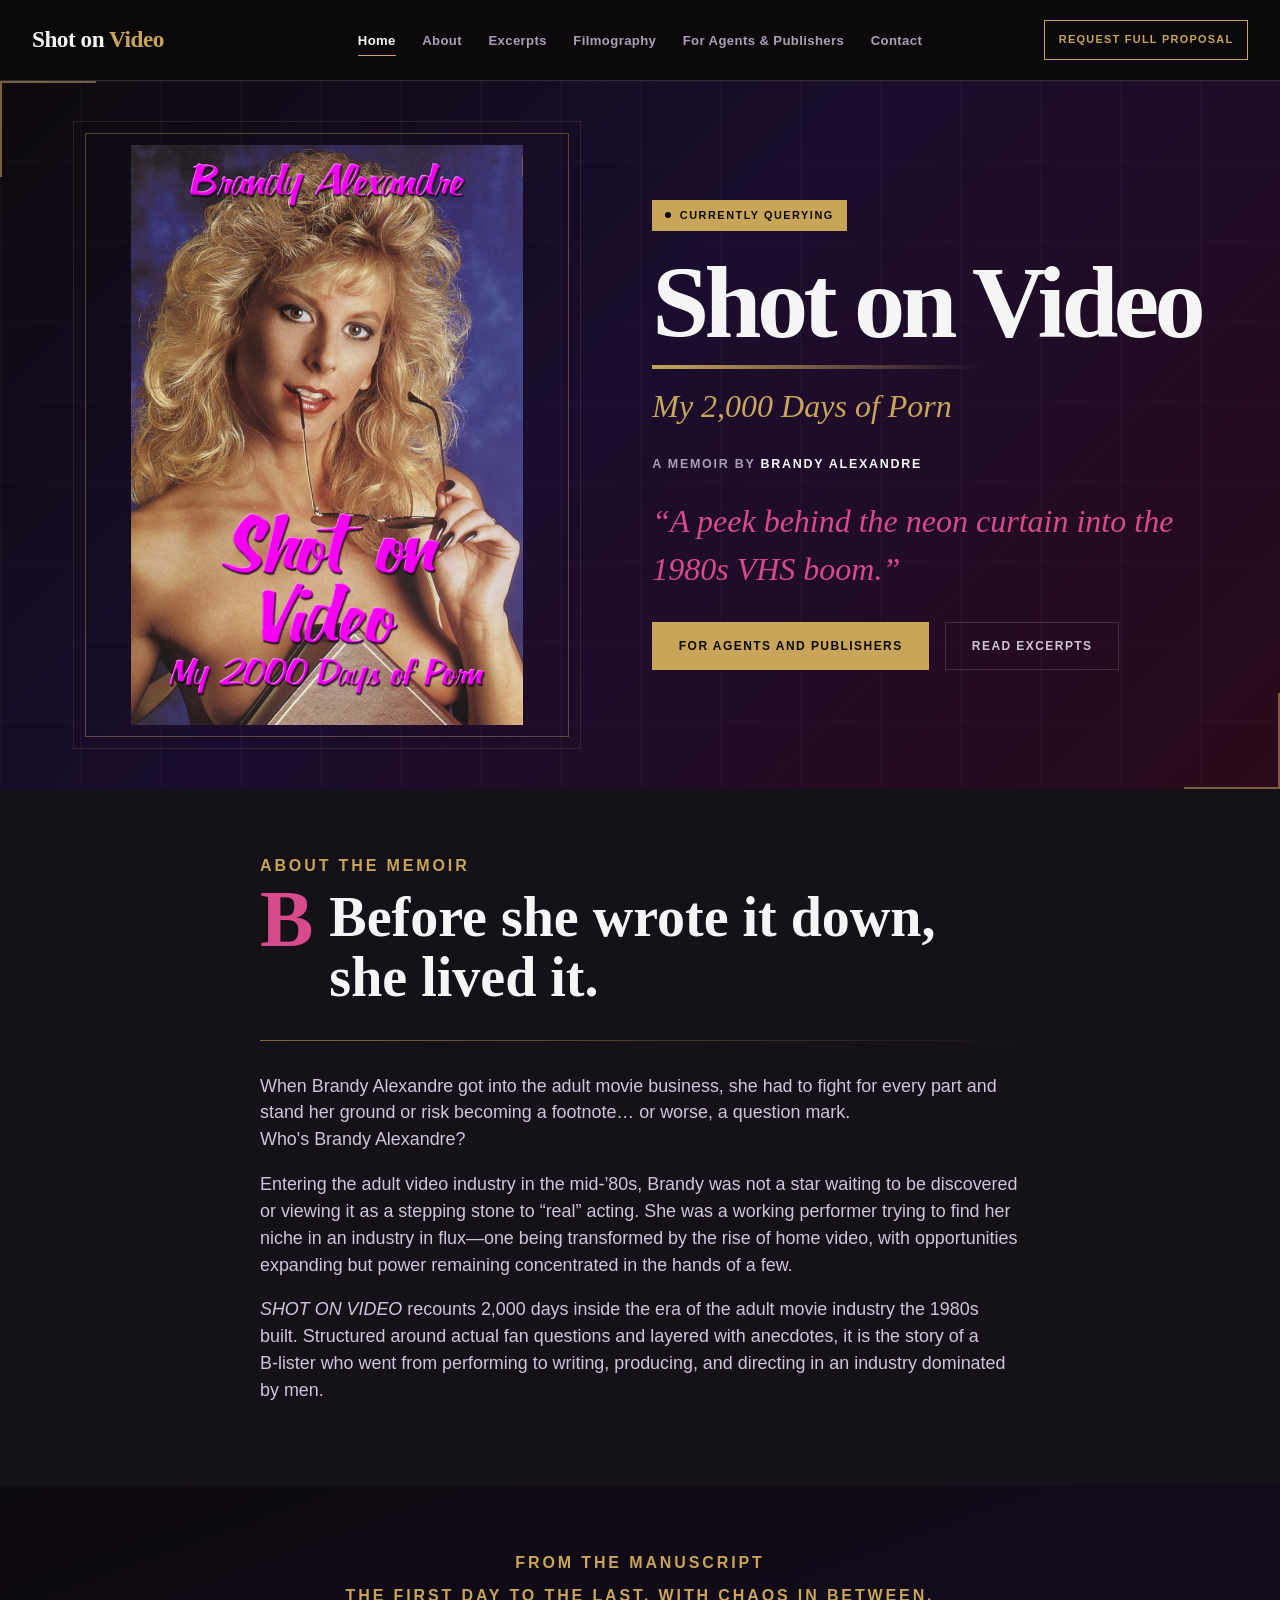
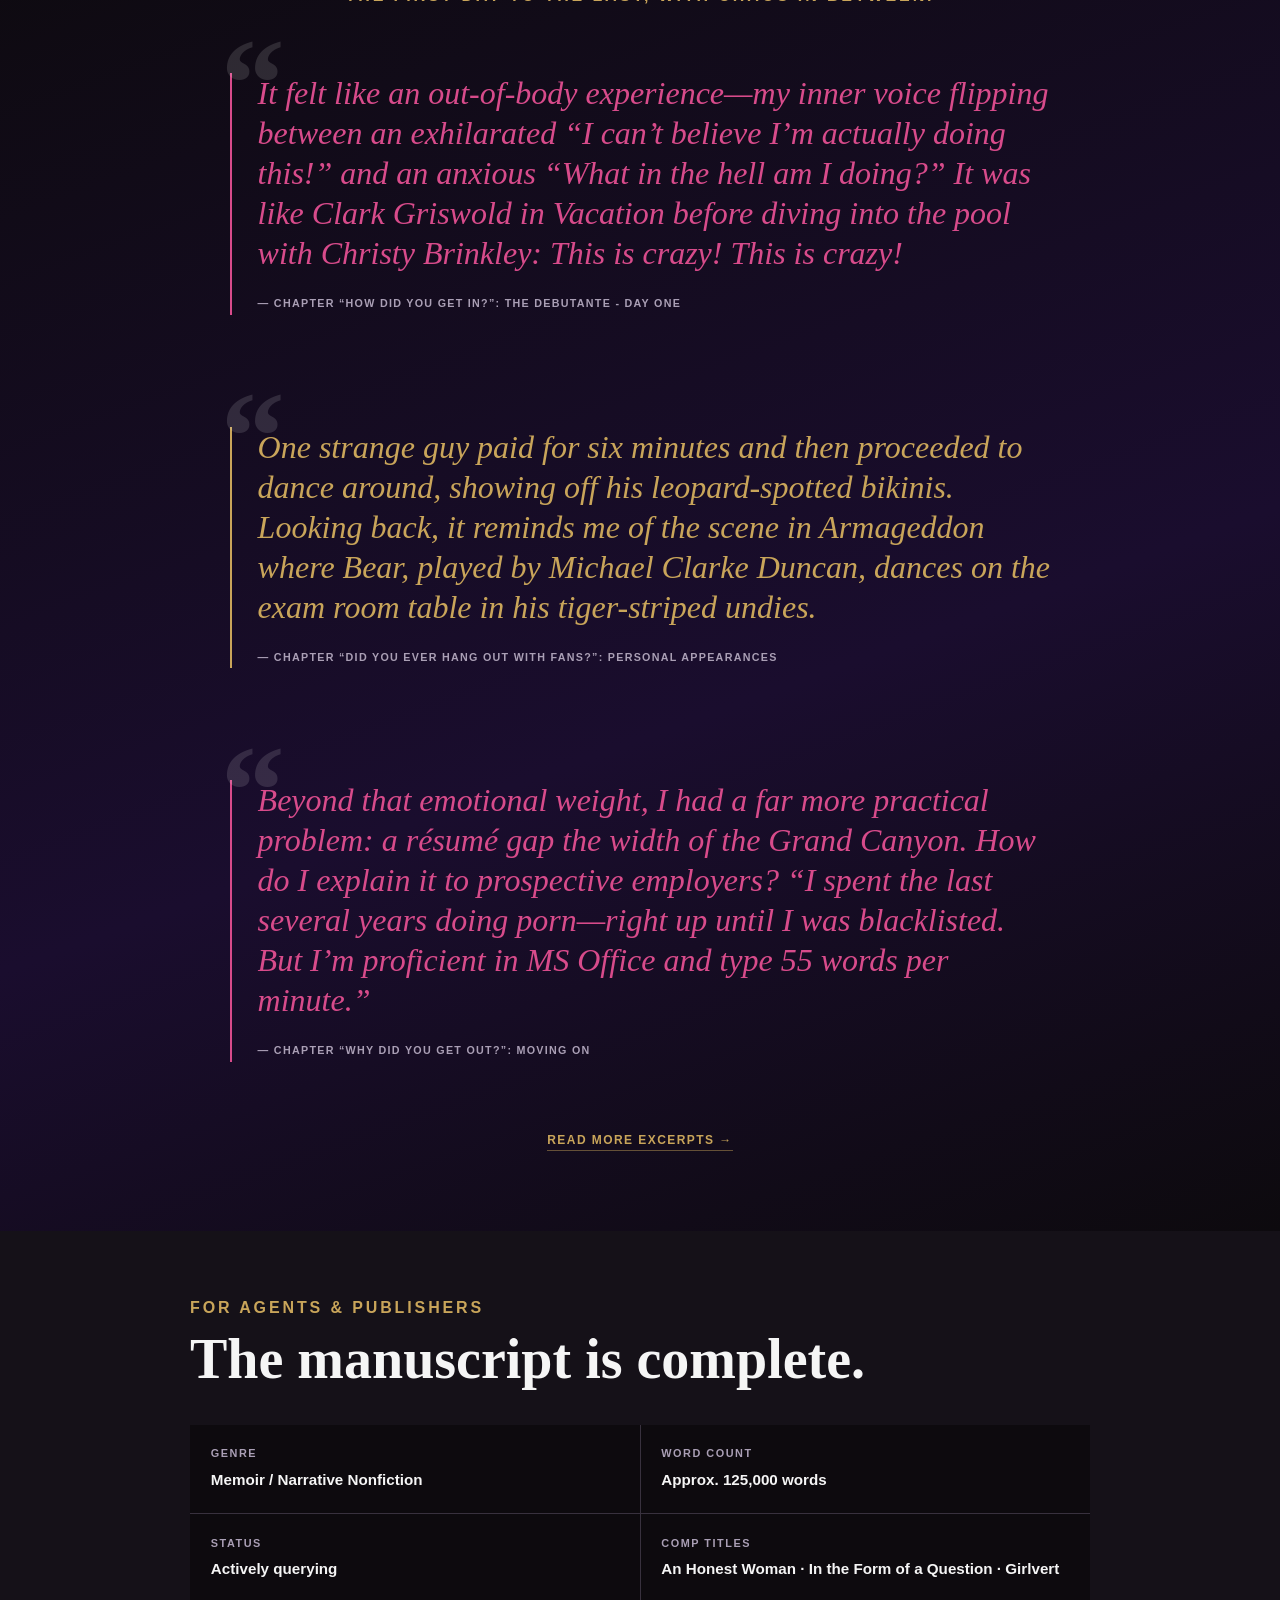
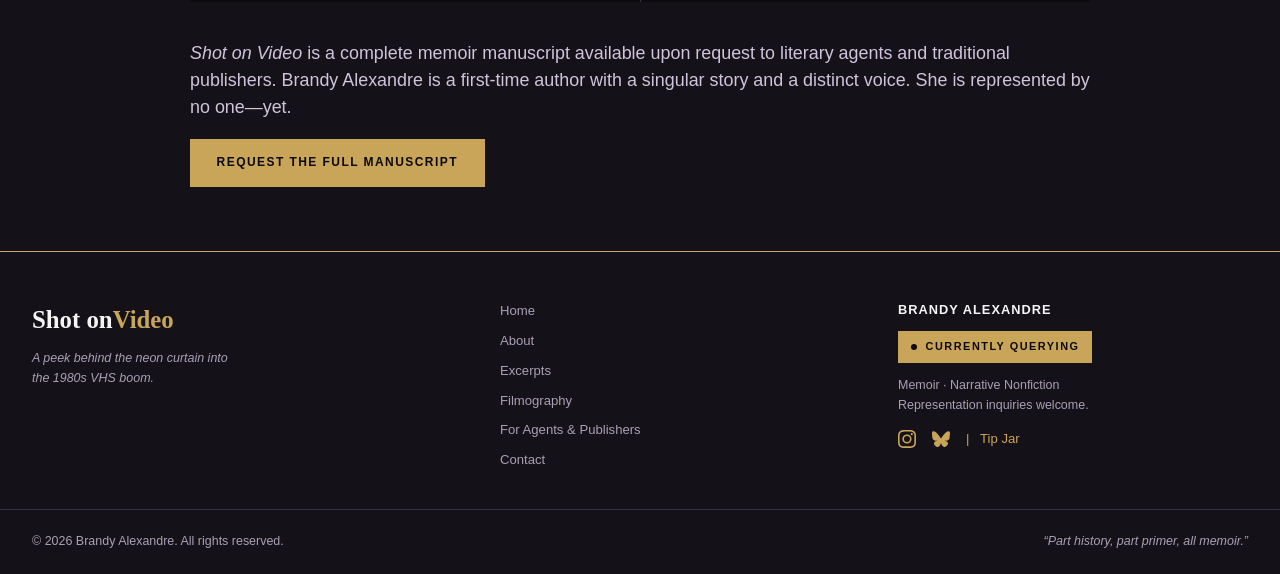
<file: index.html>
<!DOCTYPE html>
<html lang="en">
<head>
  <meta charset="UTF-8">
  <meta name="viewport" content="width=device-width, initial-scale=1.0">

  <title>Shot on Video: My 2,000 Days of Porn — Brandy Alexandre</title>
  <meta name="description" content="A memoir by Brandy Alexandre. Witty, sharp, and unflinching — Shot on Video is the story of 2,000 days in the adult film industry. Currently seeking literary representation.">
  <link rel="canonical" href="https://shotonvideo.com/">

  <meta property="og:title" content="Shot on Video: My 2,000 Days of Porn">
  <meta property="og:description" content="A memoir by Brandy Alexandre. Witty, sharp, and unflinching. Currently seeking literary representation.">
  <meta property="og:type" content="book">
  <meta property="og:url" content="https://shotonvideo.com/">
  <meta property="og:image" content="https://shotonvideo.com/assets/images/colorcover.jpg">

  <meta name="twitter:card" content="summary_large_image">
  <meta name="twitter:title" content="Shot on Video: My 2,000 Days of Porn">
  <meta name="twitter:description" content="A memoir by Brandy Alexandre. Currently seeking literary representation.">
  <meta name="twitter:image" content="https://shotonvideo.com/assets/images/colorcover.jpg">

  <script type="application/ld+json">
  {
    "@context": "https://schema.org",
    "@graph": [
      {"@type":"WebSite","@id":"https://shotonvideo.com/#website","name":"Shot on Video","url":"https://shotonvideo.com/"},
      {"@type":"Person","@id":"https://shotonvideo.com/#author","name":"Brandy Alexandre","url":"https://shotonvideo.com/","jobTitle":"Author"},
      {"@type":"Book","@id":"https://shotonvideo.com/#book","name":"Shot on Video: My 2,000 Days of Porn","author":{"@id":"https://shotonvideo.com/#author"},"genre":"Memoir","url":"https://shotonvideo.com/"},
      {"@type":"WebPage","@id":"https://shotonvideo.com/#webpage","url":"https://shotonvideo.com/","name":"Shot on Video: My 2,000 Days of Porn — Brandy Alexandre","isPartOf":{"@id":"https://shotonvideo.com/#website"},"about":{"@id":"https://shotonvideo.com/#book"}}
    ]
  }
  </script>

  <link rel="stylesheet" href="assets/css/site.css">
  <script src="assets/js/site.js" defer></script>
</head>
<body>

<header class="site-header">
  <div class="container header-inner">
    <a class="site-title" href="" aria-label="Shot on Video home">
      <span>Shot on</span> <span class="accent">Video</span>
    </a>

    <button class="menu-toggle" type="button" aria-expanded="false" aria-controls="main-nav">
      <span class="sr-only">Toggle menu</span>
      <span></span><span></span><span></span>
    </button>

    <nav class="main-nav" id="main-nav" aria-label="Main navigation">
      
      <a class="active" href="">Home</a>
      <a href="about.html">About</a>
      <a href="excerpts.html">Excerpts</a>
      <a href="filmography.html">Filmography</a>
      <a href="for-agents.html">For Agents &amp; Publishers</a>
      <a href="contact.html">Contact</a>
    </nav>

    <a class="header-cta" href="for-agents.html#request-proposal">
  Request Full Proposal
</a>
  </div>
</header>

<main>

<section class="hero">
  <div class="hero-grid" aria-hidden="true"></div>
  <div class="hero-corner hero-corner-top" aria-hidden="true"></div>
  <div class="hero-corner hero-corner-bottom" aria-hidden="true"></div>

  <div class="container hero-inner">
    <div class="hero-image-wrap">
      <div class="image-frame image-frame-outer"></div>
      <div class="image-frame image-frame-inner"></div>
      <img class="hero-image"
           src="assets/images/colorcover.jpg"
           alt="Brandy Alexandre, author of Shot on Video">
    </div>

    <div class="hero-copy">
      <div class="querying-badge">
        <span class="query-dot" aria-hidden="true"></span>
        Currently Querying
      </div>

      <div>
        <h1>Shot on Video</h1>
        <div class="title-rule"></div>
        <p class="hero-subtitle">My 2,000 Days of Porn</p>
      </div>

      <p class="byline">A memoir by <strong>Brandy Alexandre</strong></p>
      <p class="hero-tagline">“A peek behind the neon curtain into the<br>
        1980s VHS boom.”</p>

      <div class="hero-actions">
        <a class="button button-primary" href="for-agents.html">For Agents and Publishers</a>
        <a class="button button-secondary" href="excerpts.html">Read Excerpts</a>
      </div>
    </div>
  </div>
</section>

<section class="section section-card">
  <div class="container narrow">
    <p class="eyebrow">About the memoir</p>

    <div class="dropcap-heading">
      <span class="dropcap" aria-hidden="true">B</span>
      <h2>Before she wrote it down, she lived it.</h2>
    </div>

    <div class="section-rule"></div>

    <p class="lead">
      When Brandy Alexandre got into the adult movie business, she had to fight for every part and stand her ground or risk becoming a footnote… or worse, a question mark.<br>
      Who's Brandy Alexandre?
    </p>

    <p class="lead">
      Entering the adult video industry in the mid-’80s, Brandy was not a star waiting to be 
      discovered or viewing it as a stepping stone to “real” acting.  She was a working performer 
      trying to find her niche in an industry in flux—one being transformed by the rise of home 
      video, with opportunities expanding but power remaining concentrated in the hands of a few.</p>
      
      <p class="lead"><em>SHOT ON VIDEO</em> recounts 2,000 days inside the era of the adult 
        movie industry the 1980s built. Structured around actual fan questions and layered with 
        anecdotes, it is the story of a B&#8209;lister who went from performing to writing, producing, 
        and directing in an industry dominated by men.
    </p>
  </div>
</section>

<section class="section section-gradient">
  <div class="container excerpts">
    <p class="eyebrow centered">From the manuscript</p>
    <p class="eyebrow centered">The first day to the last, with chaos in between.</p>
<p></p>
    <div class="quote-stack">
      <blockquote class="featured-quote primary-quote">
        <p>It felt like an out-of-body experience—my inner voice flipping between an exhilarated “I can’t believe I’m actually doing this!” and an anxious “What in the hell am I doing?” It was like Clark Griswold in <em>Vacation</em> before diving into the pool with Christy Brinkley: This is crazy! This is crazy!</p>
        <cite>— Chapter “How did you get in?”: The Debutante - Day One</cite>
      </blockquote>

      <blockquote class="featured-quote accent-quote">
        <p>One strange guy paid for six minutes and then proceeded to dance around, showing off his leopard-spotted bikinis. Looking back, it reminds me of the scene in <em>Armageddon</em> where Bear, played by Michael Clarke Duncan, dances on the exam room table in his tiger-striped undies.</p>
        <cite>— Chapter “Did you ever hang out with fans?”: Personal appearances</cite>
      </blockquote>

      <blockquote class="featured-quote primary-quote">
        <p>Beyond that emotional weight, I had a far more practical problem: a résumé gap the width of the Grand Canyon. How do I explain it to prospective employers? “I spent the last several years doing porn—right up until I was blacklisted. But I’m proficient in MS Office and type 55 words per minute.”</p>
        <cite>— Chapter “Why did you get out?”: Moving On</cite>
      </blockquote>
    </div>

    <p class="centered more-link-wrap">
      <a class="text-link" href="excerpts.html">Read more excerpts →</a>
    </p>
  </div>
</section>

<section class="section section-card">
  <div class="container medium">
    <p class="eyebrow">For agents &amp; publishers</p>
    <h2>The manuscript is complete.</h2>

    <div class="facts-grid">
      <div class="fact">
        <span class="fact-label">Genre</span>
        <span class="fact-value">Memoir / Narrative Nonfiction</span>
      </div>
      <div class="fact">
        <span class="fact-label">Word Count</span>
        <span class="fact-value">Approx. 125,000 words</span>
      </div>
      <div class="fact">
        <span class="fact-label">Status</span>
        <span class="fact-value">Actively querying</span>
      </div>
      <div class="fact">
        <span class="fact-label">Comp Titles</span>
        <span class="fact-value">An Honest Woman · In the Form of a Question · Girlvert</span>
      </div>
    </div>

    <p class="lead">
      <em>Shot on Video</em> is a complete memoir manuscript available upon request to literary agents and traditional publishers. Brandy Alexandre is a first-time author with a singular story and a distinct voice. She is represented by no one—yet.
    </p>

    <a class="button button-primary" href="for-agents.html#request-proposal">Request the Full Manuscript</a>
  </div>
</section>

</main>

<footer class="site-footer">
  <div class="footer-accent"></div>

  <div class="container footer-grid">
    <div>
      <p class="footer-title">Shot on<span class="accent">Video</span></p>
      <p class="footer-tagline">A peek behind the neon curtain into<br>the 1980s VHS boom.</p>
    </div>

    <nav class="footer-nav" aria-label="Footer links">
      <a href="">Home</a>
      <a href="about.html">About</a>
      <a href="excerpts.html">Excerpts</a>
      <a href="filmography.html">Filmography</a>
      <a href="for-agents.html">For Agents &amp; Publishers</a>
      <a href="contact.html">Contact</a>
    </nav>

    <div>
      <p class="footer-name">Brandy Alexandre</p>
      <div class="querying-badge footer-badge">
        <span class="query-dot" aria-hidden="true"></span>
        Currently Querying
      </div>
      <p class="footer-small">Memoir · Narrative Nonfiction<br>Representation inquiries welcome.</p>

      <div class="social-links">
        <a href="https://www.instagram.com/realbrandyalexandre/" target="_blank" rel="noopener noreferrer" aria-label="Instagram">
  <svg xmlns="http://www.w3.org/2000/svg" width="16" height="16" fill="currentColor" class="bi bi-instagram" viewBox="0 0 16 16">
  <path d="M8 0C5.829 0 5.556.01 4.703.048 3.85.088 3.269.222 2.76.42a3.9 3.9 0 0 0-1.417.923A3.9 3.9 0 0 0 .42 2.76C.222 3.268.087 3.85.048 4.7.01 5.555 0 5.827 0 8.001c0 2.172.01 2.444.048 3.297.04.852.174 1.433.372 1.942.205.526.478.972.923 1.417.444.445.89.719 1.416.923.51.198 1.09.333 1.942.372C5.555 15.99 5.827 16 8 16s2.444-.01 3.298-.048c.851-.04 1.434-.174 1.943-.372a3.9 3.9 0 0 0 1.416-.923c.445-.445.718-.891.923-1.417.197-.509.332-1.09.372-1.942C15.99 10.445 16 10.173 16 8s-.01-2.445-.048-3.299c-.04-.851-.175-1.433-.372-1.941a3.9 3.9 0 0 0-.923-1.417A3.9 3.9 0 0 0 13.24.42c-.51-.198-1.092-.333-1.943-.372C10.443.01 10.172 0 7.998 0zm-.717 1.442h.718c2.136 0 2.389.007 3.232.046.78.035 1.204.166 1.486.275.373.145.64.319.92.599s.453.546.598.92c.11.281.24.705.275 1.485.039.843.047 1.096.047 3.231s-.008 2.389-.047 3.232c-.035.78-.166 1.203-.275 1.485a2.5 2.5 0 0 1-.599.919c-.28.28-.546.453-.92.598-.28.11-.704.24-1.485.276-.843.038-1.096.047-3.232.047s-2.39-.009-3.233-.047c-.78-.036-1.203-.166-1.485-.276a2.5 2.5 0 0 1-.92-.598 2.5 2.5 0 0 1-.6-.92c-.109-.281-.24-.705-.275-1.485-.038-.843-.046-1.096-.046-3.233s.008-2.388.046-3.231c.036-.78.166-1.204.276-1.486.145-.373.319-.64.599-.92s.546-.453.92-.598c.282-.11.705-.24 1.485-.276.738-.034 1.024-.044 2.515-.045zm4.988 1.328a.96.96 0 1 0 0 1.92.96.96 0 0 0 0-1.92m-4.27 1.122a4.109 4.109 0 1 0 0 8.217 4.109 4.109 0 0 0 0-8.217m0 1.441a2.667 2.667 0 1 1 0 5.334 2.667 2.667 0 0 1 0-5.334"/>
</svg>
</a>

        <a href="https://bsky.app/profile/brandyalexandre.bsky.social" target="_blank" rel="noopener noreferrer" aria-label="Instagram">
  <svg xmlns="http://www.w3.org/2000/svg" width="16" height="16" fill="currentColor" class="bi bi-bluesky" viewBox="0 0 16 16">
  <path d="M3.468 1.948C5.303 3.325 7.276 6.118 8 7.616c.725-1.498 2.698-4.29 4.532-5.668C13.855.955 16 .186 16 2.632c0 .489-.28 4.105-.444 4.692-.572 2.04-2.653 2.561-4.504 2.246 3.236.551 4.06 2.375 2.281 4.2-3.376 3.464-4.852-.87-5.23-1.98-.07-.204-.103-.3-.103-.218 0-.081-.033.014-.102.218-.379 1.11-1.855 5.444-5.231 1.98-1.778-1.825-.955-3.65 2.28-4.2-1.85.315-3.932-.205-4.503-2.246C.28 6.737 0 3.12 0 2.632 0 .186 2.145.955 3.468 1.948"/>
</svg>
</a>
      <a href="tipjar.html" class="tipjar-link" aria-label="Brandy's Tip Jar"> |   Tip Jar</a></div>
    </div>
  </div>

  <div class="container footer-bottom">
    <p>© 2026 Brandy Alexandre. All rights reserved.</p>
    <p><em>“Part history, part primer, all memoir.”</em></p>
  </div>
</footer>

</body>
</html>
</file>
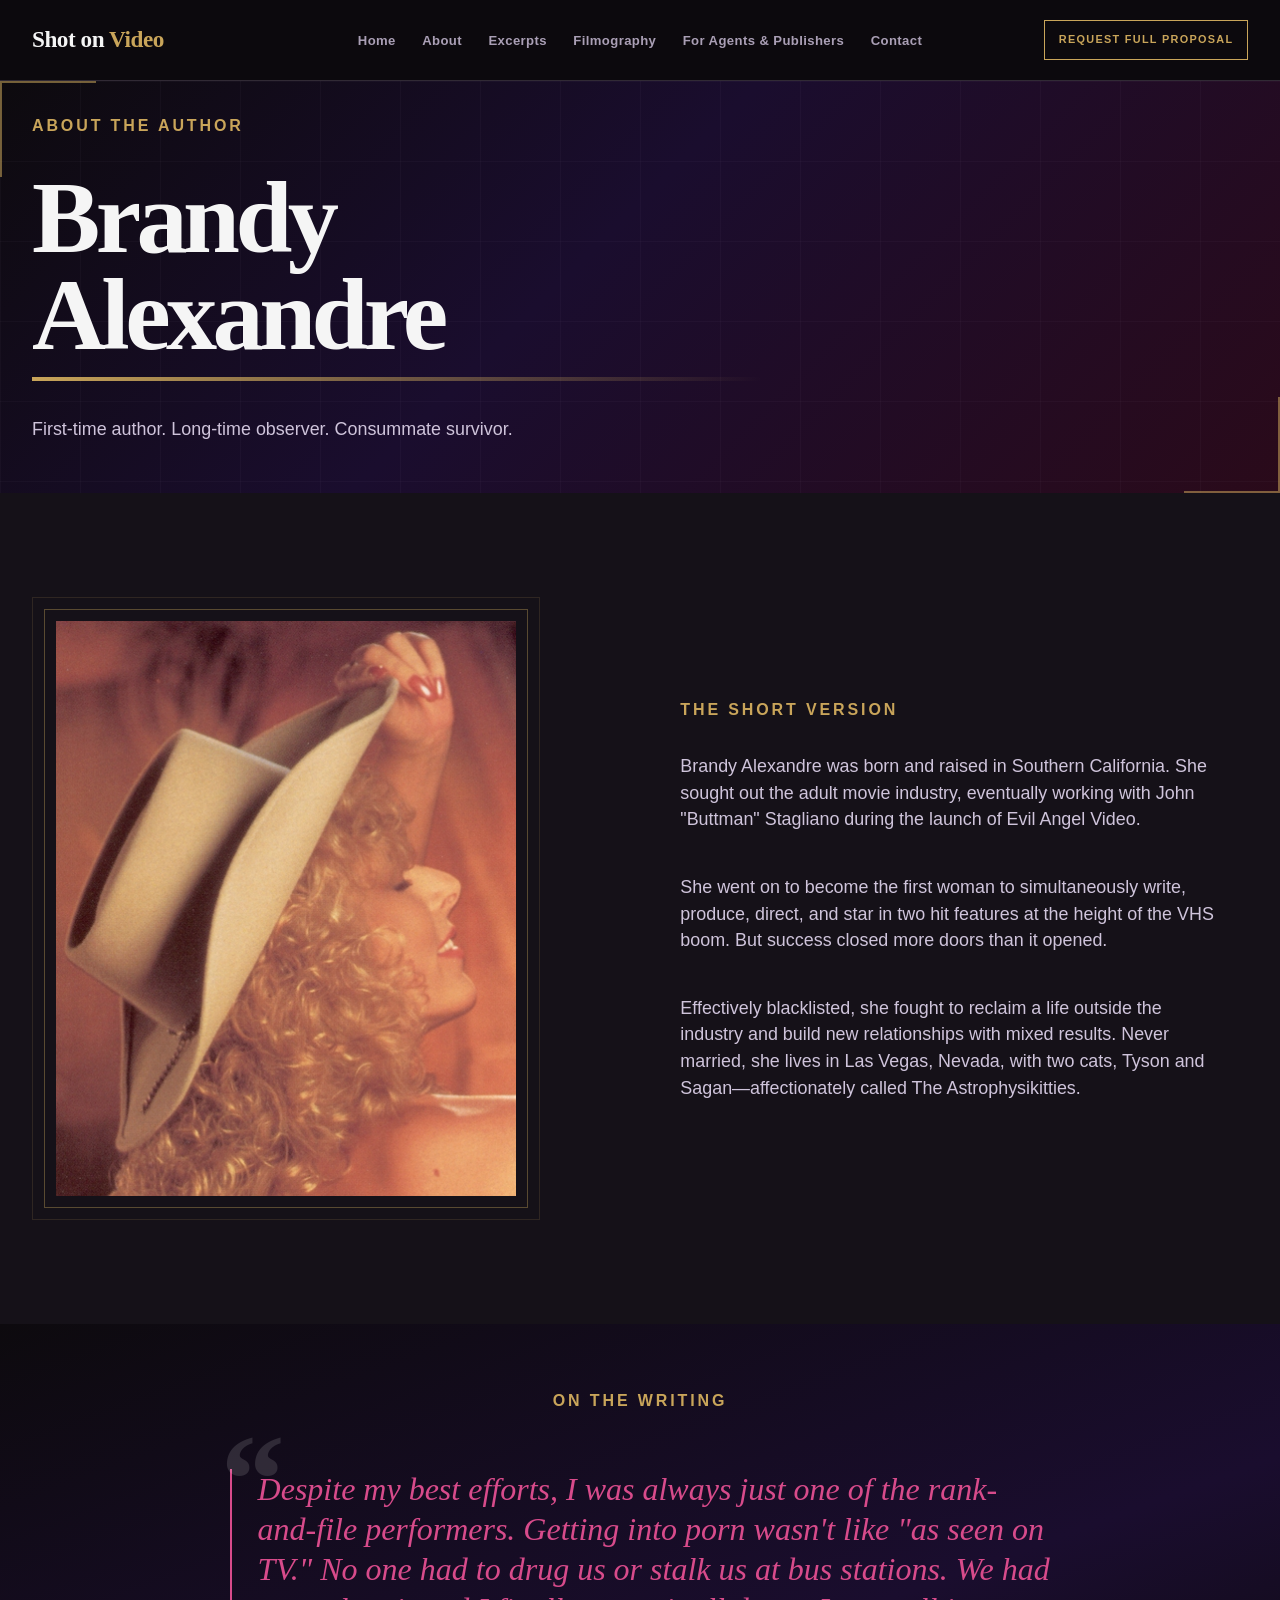
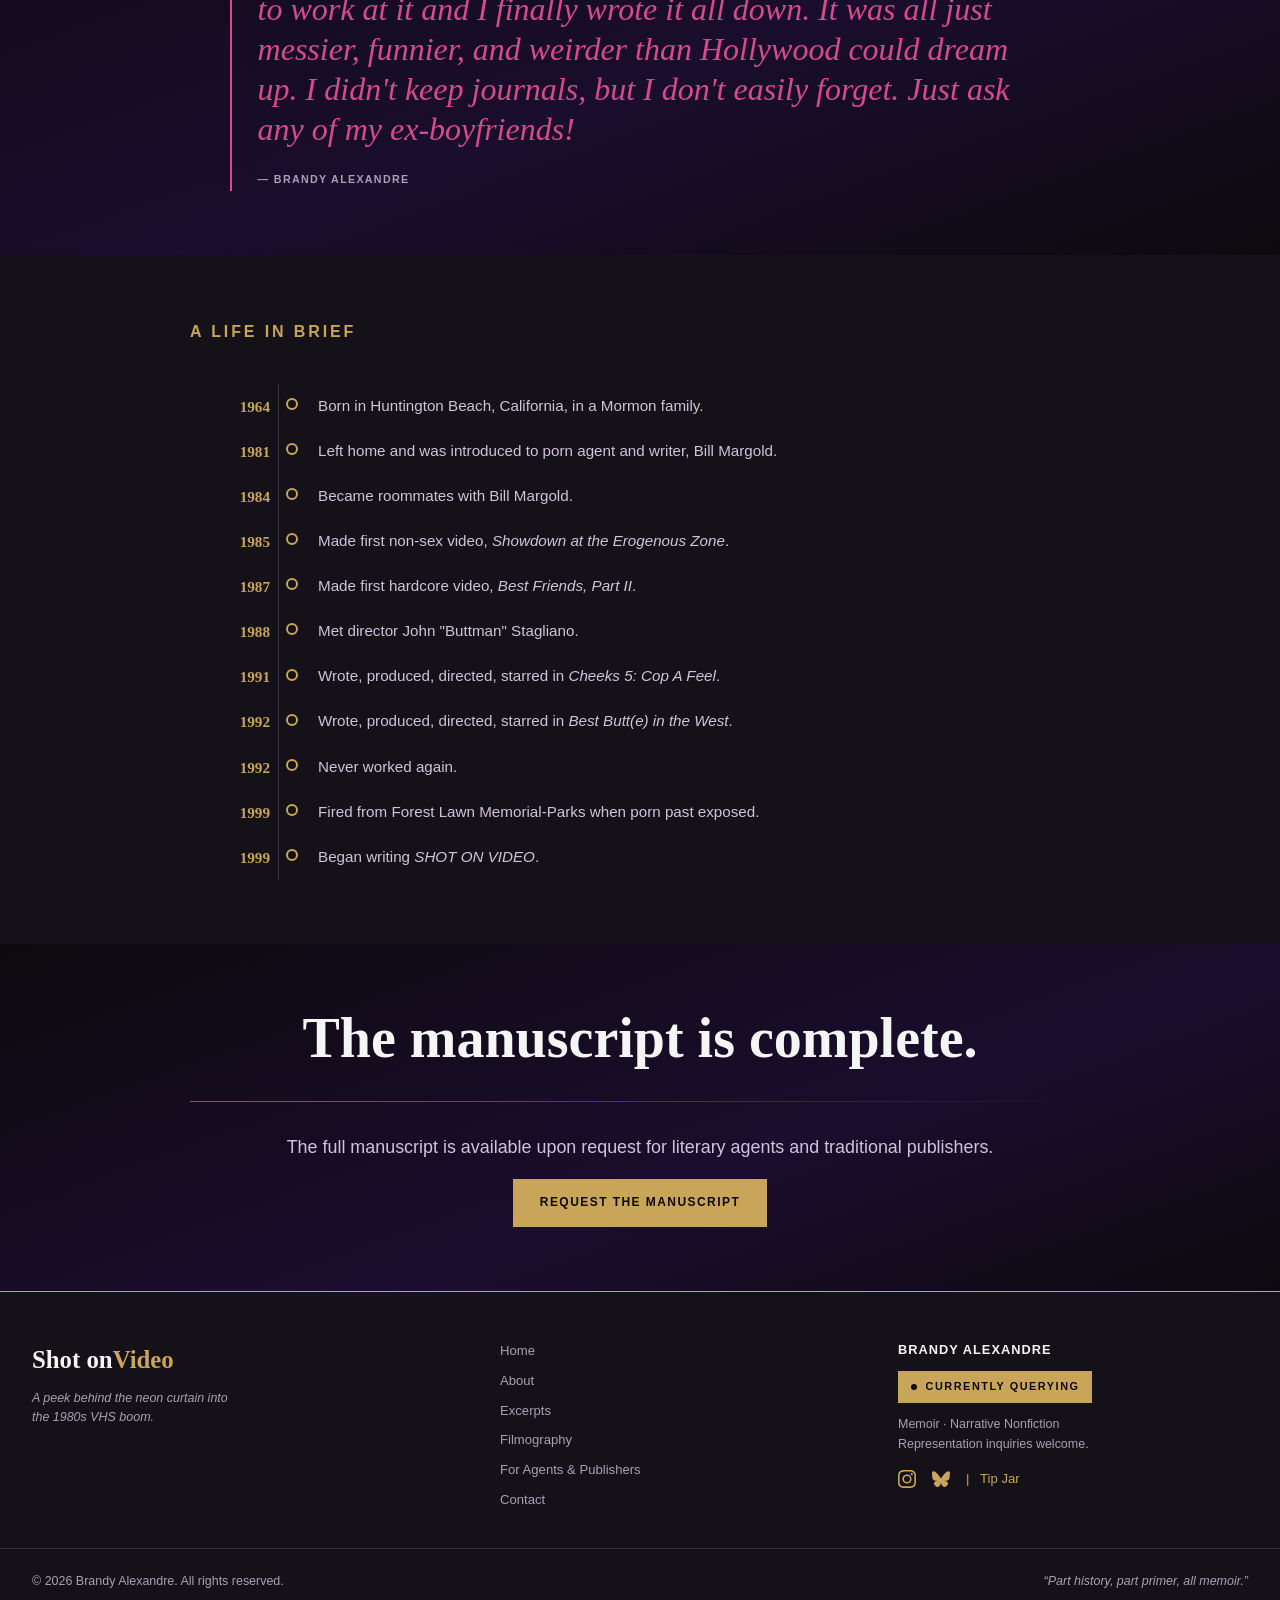
<file: about.html>
<!DOCTYPE html>
<html lang="en">
<head>
  <meta charset="UTF-8">
  <meta name="viewport" content="width=device-width, initial-scale=1.0">

  <title>About Brandy Alexandre — Shot on Video</title>
  <meta
    name="description"
    content="Brandy Alexandre is the author of SHOT ON VIDEO: My 2,000 Days of Porn, a memoir about six years in the adult film industry at the height of the 1980s VHS boom. Currently seeking literary representation."
  >
  <link rel="canonical" href="https://shotonvideo.com/about/">

  <meta property="og:title" content="About Brandy Alexandre — Shot on Video">
  <meta
    property="og:description"
    content="Brandy Alexandre is the author of Shot on Video: My 2,000 Days of Porn, a memoir about six years in the adult film industry at the height of the 1980s VHS boom. Currently seeking literary representation."
  >
  <meta property="og:type" content="profile">
  <meta property="og:url" content="https://shotonvideo.com/about/">
  <meta property="og:image" content="https://shotonvideo.com/assets/images/BBITWFace.jpg">

  <meta name="twitter:card" content="summary_large_image">
  <meta name="twitter:title" content="About Brandy Alexandre — Shot on Video">
  <meta
    name="twitter:description"
    content="Brandy Alexandre is the author of Shot on Video: My 2,000 Days of Porn, a memoir about six years in the adult film industry at the height of the 1980s VHS boom. Currently seeking literary representation."
  >
  <meta name="twitter:image" content="https://shotonvideo.com/assets/images/BBITWFace.jpg">

  <script type="application/ld+json">
  {
    "@context": "https://schema.org",
    "@type": "AboutPage",
    "@id": "https://shotonvideo.com/about/#webpage",
    "name": "About Brandy Alexandre — Shot on Video",
    "url": "https://shotonvideo.com/about/",
    "isPartOf": {
      "@id": "https://shotonvideo.com/#website"
    },
    "about": {
      "@id": "https://shotonvideo.com/#author"
    }
  }
  </script>

  <link rel="stylesheet" href="assets/css/site.css">
  <script src="assets/js/site.js" defer></script>
</head>

<body>

<!-- SAME HEADER AS HOME -->
<header class="site-header">
  <div class="container header-inner">

    <a class="site-title" href="" aria-label="Shot on Video home">
      <span>Shot on</span> <span class="accent">Video</span>
    </a>

    <button
      class="menu-toggle"
      type="button"
      aria-expanded="false"
      aria-controls="main-nav"
    >
      <span class="sr-only">Toggle menu</span>
      <span></span><span></span><span></span>
    </button>

    <nav class="main-nav" id="main-nav" aria-label="Main navigation">
      <a href="index.html">Home</a>
      <a href="">About</a>
      <a href="excerpts.html">Excerpts</a>
      <a href="filmography.html">Filmography</a>
      <a href="for-agents.html">For Agents &amp; Publishers</a>
      <a href="contact.html">Contact</a>
    </nav>

    <a class="header-cta" href="for-agents.html#request-proposal">
  Request Full Proposal
</a>

  </div>
</header>


<main>

  <!-- PAGE TITLE -->
  <!-- Reuses Home hero background, grid and decorative corners -->
  <section class="hero">

  <div class="hero-grid" aria-hidden="true"></div>
  <div class="hero-corner hero-corner-top" aria-hidden="true"></div>
  <div class="hero-corner hero-corner-bottom" aria-hidden="true"></div>

  <div class="hero-copy" style="padding: 2rem; width: 100%; position: relative; z-index: 1;">

    <p class="eyebrow">About the author</p>

    <div>
      <h1>Brandy<br>Alexandre</h1>
      <div class="title-rule"></div>
    </div>

    <p class="lead">
      First-time author. Long-time observer. Consummate survivor.
    </p>

  </div>

</section>


<section class="section section-card">

  <div class="container hero-inner">

    <div class="hero-image-wrap">
      <div class="image-frame image-frame-outer"></div>
      <div class="image-frame image-frame-inner"></div>
      
        <img
          class="hero-image"
          src="assets/images/BBITWFace.jpg"
          alt="Brandy Alexandre, author of Shot on Video"
        >
      </div>

      <div class="hero-copy" style="padding: 2rem 4rem 2rem 2rem; width: 100%; position: relative; z-index: 1;">

        <p class="eyebrow">The short version</p>

        <p class="lead">
          Brandy Alexandre was born and raised in Southern California.
          She sought out the adult movie industry, eventually working with
          John "Buttman" Stagliano during the launch of Evil Angel Video.
        </p>

        <p class="lead">
          She went on to become the first woman to simultaneously write,
          produce, direct, and star in two hit features at the height
          of the VHS boom. But success closed more doors than it opened.
        </p>

        <p class="lead">
          Effectively blacklisted, she fought to reclaim a life outside the
          industry and build new relationships with mixed results. Never
          married, she lives in Las Vegas, Nevada, with two cats, Tyson and
          Sagan—affectionately called The Astrophysikitties.
        </p>

      </div>
    </div>
  </section>


  <!-- ON THE WRITING -->
  <!-- Same centered excerpt styling already used on Home -->
  <section class="section section-gradient">
    <div class="container excerpts">

      <p class="eyebrow centered">On the writing</p>

      <div class="quote-stack">
        <blockquote class="featured-quote primary-quote">

          <p>
            Despite my best efforts, I was always just one of the rank-and-file performers.
            Getting into porn wasn't like "as seen on TV." No one had to drug
            us or stalk us at bus stations. We had to work at it and I finally wrote it all down. It was all
            just messier, funnier, and weirder than Hollywood could dream up.
            I didn't keep journals, but I don't easily forget. Just ask any of
            my ex-boyfriends!
          </p>

          <cite>— Brandy Alexandre</cite>

        </blockquote>
      </div>

    </div>
  </section>


  <!-- A LIFE IN BRIEF -->
  <!-- Timeline is the only genuinely new component -->
  <section class="section section-card">
    <div class="container medium">

      <p class="eyebrow">A life in brief</p>

      <div class="timeline">

        <div class="timeline-item">
          <span class="timeline-year">1964</span>
          <span class="timeline-marker" aria-hidden="true"></span>
          <p class="timeline-text">
            Born in Huntington Beach, California, in a Mormon family.
          </p>
        </div>

        <div class="timeline-item">
          <span class="timeline-year">1981</span>
          <span class="timeline-marker" aria-hidden="true"></span>
          <p class="timeline-text">
            Left home and was introduced to porn agent and writer, Bill Margold.
          </p>
        </div>

        <div class="timeline-item">
          <span class="timeline-year">1984</span>
          <span class="timeline-marker" aria-hidden="true"></span>
          <p class="timeline-text">
            Became roommates with Bill Margold.
          </p>
        </div>

        <div class="timeline-item">
          <span class="timeline-year">1985</span>
          <span class="timeline-marker" aria-hidden="true"></span>
          <p class="timeline-text">
            Made first non-sex video, <em>Showdown at the Erogenous Zone</em>.
          </p>
        </div>

        <div class="timeline-item">
          <span class="timeline-year">1987</span>
          <span class="timeline-marker" aria-hidden="true"></span>
          <p class="timeline-text">
            Made first hardcore video, <em>Best Friends, Part II</em>.
          </p>
        </div>

        <div class="timeline-item">
          <span class="timeline-year">1988</span>
          <span class="timeline-marker" aria-hidden="true"></span>
          <p class="timeline-text">
            Met director John "Buttman" Stagliano.
          </p>
        </div>

        <div class="timeline-item">
          <span class="timeline-year">1991</span>
          <span class="timeline-marker" aria-hidden="true"></span>
          <p class="timeline-text">
            Wrote, produced, directed, starred in
            <em>Cheeks 5: Cop A Feel</em>.
          </p>
        </div>

        <div class="timeline-item">
          <span class="timeline-year">1992</span>
          <span class="timeline-marker" aria-hidden="true"></span>
          <p class="timeline-text">
            Wrote, produced, directed, starred in
            <em>Best Butt(e) in the West</em>.
          </p>
        </div>

        <div class="timeline-item">
          <span class="timeline-year">1992</span>
          <span class="timeline-marker" aria-hidden="true"></span>
          <p class="timeline-text">
            Never worked again.
          </p>
        </div>

        <div class="timeline-item">
          <span class="timeline-year">1999</span>
          <span class="timeline-marker" aria-hidden="true"></span>
          <p class="timeline-text">
            Fired from Forest Lawn Memorial-Parks when porn past exposed.
          </p>
        </div>

        <div class="timeline-item">
          <span class="timeline-year">1999</span>
          <span class="timeline-marker" aria-hidden="true"></span>
          <p class="timeline-text">
            Began writing <em>SHOT ON VIDEO</em>.
          </p>
        </div>

      </div>
    </div>
  </section>


  <!-- MANUSCRIPT CTA -->
  <!-- Reuses Home's existing centered/content/button styles -->
  <section class="section section-gradient">
    <div class="container medium centered">

      <h2>The manuscript is complete.</h2>

      <div class="section-rule"></div>

      <p class="lead">
        The full manuscript is available upon request for literary agents and traditional publishers.
      </p>

      <a class="button button-primary" href="for-agents.html#request-proposal">
        Request the Manuscript
      </a>

    </div>
  </section>

</main>


<!-- SAME FOOTER AS HOME -->
<footer class="site-footer">
  <div class="footer-accent"></div>

  <div class="container footer-grid">

    <div>
      <p class="footer-title">
        Shot on<span class="accent">Video</span>
      </p>

      <p class="footer-tagline">
        A peek behind the neon curtain into<br>
        the 1980s VHS boom.
      </p>
    </div>

    <nav class="footer-nav" aria-label="Footer links">
      <a href="index.html">Home</a>
      <a href="">About</a>
      <a href="excerpts.html">Excerpts</a>
      <a href="filmography.html">Filmography</a>
      <a href="for-agents.html">For Agents &amp; Publishers</a>
      <a href="contact.html">Contact</a>
    </nav>

    <div>
      <p class="footer-name">Brandy Alexandre</p>

      <div class="querying-badge footer-badge">
        <span class="query-dot" aria-hidden="true"></span>
        Currently Querying
      </div>

      <p class="footer-small">
        Memoir · Narrative Nonfiction<br>
        Representation inquiries welcome.
      </p>

      <div class="social-links">
        <a href="https://www.instagram.com/realbrandyalexandre/" target="_blank" rel="noopener noreferrer" aria-label="Instagram">
  <svg xmlns="http://www.w3.org/2000/svg" width="16" height="16" fill="currentColor" class="bi bi-instagram" viewBox="0 0 16 16">
  <path d="M8 0C5.829 0 5.556.01 4.703.048 3.85.088 3.269.222 2.76.42a3.9 3.9 0 0 0-1.417.923A3.9 3.9 0 0 0 .42 2.76C.222 3.268.087 3.85.048 4.7.01 5.555 0 5.827 0 8.001c0 2.172.01 2.444.048 3.297.04.852.174 1.433.372 1.942.205.526.478.972.923 1.417.444.445.89.719 1.416.923.51.198 1.09.333 1.942.372C5.555 15.99 5.827 16 8 16s2.444-.01 3.298-.048c.851-.04 1.434-.174 1.943-.372a3.9 3.9 0 0 0 1.416-.923c.445-.445.718-.891.923-1.417.197-.509.332-1.09.372-1.942C15.99 10.445 16 10.173 16 8s-.01-2.445-.048-3.299c-.04-.851-.175-1.433-.372-1.941a3.9 3.9 0 0 0-.923-1.417A3.9 3.9 0 0 0 13.24.42c-.51-.198-1.092-.333-1.943-.372C10.443.01 10.172 0 7.998 0zm-.717 1.442h.718c2.136 0 2.389.007 3.232.046.78.035 1.204.166 1.486.275.373.145.64.319.92.599s.453.546.598.92c.11.281.24.705.275 1.485.039.843.047 1.096.047 3.231s-.008 2.389-.047 3.232c-.035.78-.166 1.203-.275 1.485a2.5 2.5 0 0 1-.599.919c-.28.28-.546.453-.92.598-.28.11-.704.24-1.485.276-.843.038-1.096.047-3.232.047s-2.39-.009-3.233-.047c-.78-.036-1.203-.166-1.485-.276a2.5 2.5 0 0 1-.92-.598 2.5 2.5 0 0 1-.6-.92c-.109-.281-.24-.705-.275-1.485-.038-.843-.046-1.096-.046-3.233s.008-2.388.046-3.231c.036-.78.166-1.204.276-1.486.145-.373.319-.64.599-.92s.546-.453.92-.598c.282-.11.705-.24 1.485-.276.738-.034 1.024-.044 2.515-.045zm4.988 1.328a.96.96 0 1 0 0 1.92.96.96 0 0 0 0-1.92m-4.27 1.122a4.109 4.109 0 1 0 0 8.217 4.109 4.109 0 0 0 0-8.217m0 1.441a2.667 2.667 0 1 1 0 5.334 2.667 2.667 0 0 1 0-5.334"/>
</svg>
</a>

        <a href="https://bsky.app/profile/brandyalexandre.bsky.social" target="_blank" rel="noopener noreferrer" aria-label="Instagram">
  <svg xmlns="http://www.w3.org/2000/svg" width="16" height="16" fill="currentColor" class="bi bi-bluesky" viewBox="0 0 16 16">
  <path d="M3.468 1.948C5.303 3.325 7.276 6.118 8 7.616c.725-1.498 2.698-4.29 4.532-5.668C13.855.955 16 .186 16 2.632c0 .489-.28 4.105-.444 4.692-.572 2.04-2.653 2.561-4.504 2.246 3.236.551 4.06 2.375 2.281 4.2-3.376 3.464-4.852-.87-5.23-1.98-.07-.204-.103-.3-.103-.218 0-.081-.033.014-.102.218-.379 1.11-1.855 5.444-5.231 1.98-1.778-1.825-.955-3.65 2.28-4.2-1.85.315-3.932-.205-4.503-2.246C.28 6.737 0 3.12 0 2.632 0 .186 2.145.955 3.468 1.948"/>
</svg>
</a>
      <a href="tipjar.html" class="tipjar-link" aria-label="Brandy's Tip Jar"> |   Tip Jar</a></div>
    </div>

  </div>

  <div class="container footer-bottom">
    <p>© 2026 Brandy Alexandre. All rights reserved.</p>
    <p><em>“Part history, part primer, all memoir.”</em></p>
  </div>
</footer>

</body>
</html>
</file>
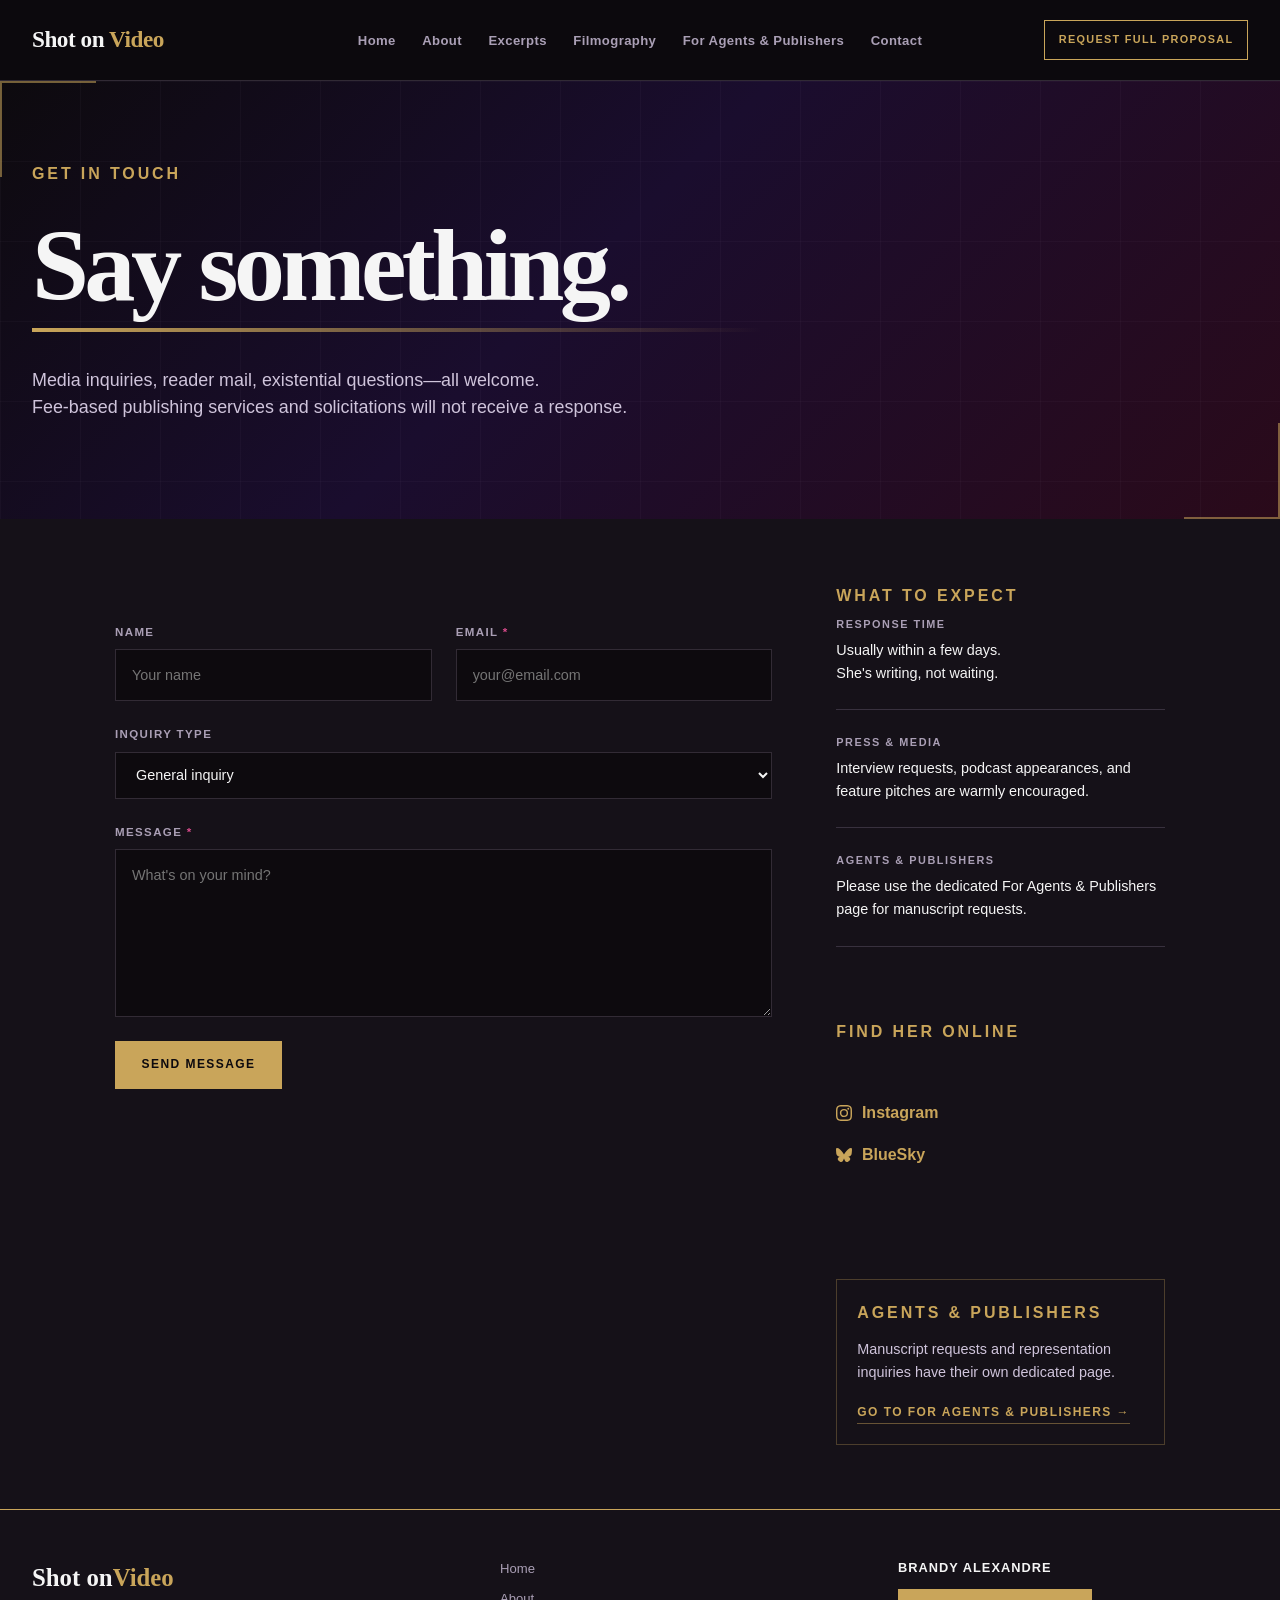
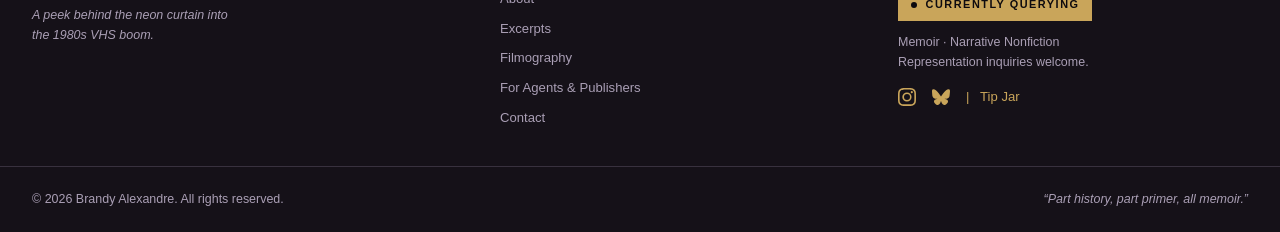
<file: contact.html>
<!DOCTYPE html>
<html lang="en">

<head>
  <meta charset="UTF-8">
  <meta name="viewport" content="width=device-width, initial-scale=1.0">

  <title>Contact — Brandy Alexandre</title>

  <meta
    name="description"
    content="Reach out to Brandy Alexandre — media inquiries, reader mail, and general questions welcome. For manuscript requests, visit the For Agents &amp; Publishers page."
  >

  <link rel="canonical" href="https://shotonvideo.com/contact/">

  <meta property="og:title" content="Contact — Brandy Alexandre">

  <meta
    property="og:description"
    content="Reach out to Brandy Alexandre — media inquiries, reader mail, and general questions welcome. For manuscript requests, visit the For Agents &amp; Publishers page."
  >

  <meta property="og:type" content="website">
  <meta property="og:url" content="https://shotonvideo.com/contact/">
  <meta
    property="og:image"
    content="https://shotonvideo.com/assets/images/BBITWFace.jpg"
  >

  <meta name="twitter:card" content="summary_large_image">
  <meta name="twitter:title" content="Contact — Brandy Alexandre">

  <meta
    name="twitter:description"
    content="Reach out to Brandy Alexandre — media inquiries, reader mail, and general questions welcome. For manuscript requests, visit the For Agents &amp; Publishers page."
  >

  <meta
    name="twitter:image"
    content="https://shotonvideo.com/assets/images/BBITWFace.jpg"
  >

  <script type="application/ld+json">
  {
    "@context": "https://schema.org",
    "@type": "ContactPage",
    "@id": "https://shotonvideo.com/contact/#webpage",
    "name": "Contact — Brandy Alexandre",
    "url": "https://shotonvideo.com/contact/",
    "isPartOf": {
      "@id": "https://shotonvideo.com/#website"
    },
    "about": {
      "@id": "https://shotonvideo.com/#author"
    }
  }
  </script>

  <link rel="stylesheet" href="assets/css/site.css">
  <script src="assets/js/site.js" defer></script>
</head>


<body>


<!-- ============================================================
     HEADER
     ============================================================ -->

<header class="site-header">

  <div class="container header-inner">

    <a class="site-title" href="" aria-label="Shot on Video home">
      <span>Shot on</span> <span class="accent">Video</span>
    </a>

    <button
      class="menu-toggle"
      type="button"
      aria-expanded="false"
      aria-controls="main-nav"
    >
      <span class="sr-only">Toggle menu</span>
      <span></span>
      <span></span>
      <span></span>
    </button>

    <nav
      class="main-nav"
      id="main-nav"
      aria-label="Main navigation"
    >
      <a href="index.html">Home</a>
      <a href="about.html">About</a>
      <a href="excerpts.html">Excerpts</a>
      <a href="filmography.html">Filmography</a>
      <a href="for-agents.html">For Agents &amp; Publishers</a>
      <a href="">Contact</a>
    </nav>

    <a class="header-cta" href="for-agents.html#request-proposal">
  Request Full Proposal
</a>

  </div>

</header>



<main>


<!-- ============================================================
     HERO
     ============================================================ -->

<section class="hero">

  <div class="hero-grid" aria-hidden="true"></div>
  <div class="hero-corner hero-corner-top" aria-hidden="true"></div>
  <div class="hero-corner hero-corner-bottom" aria-hidden="true"></div>

  <div
    class="hero-copy"
    style="
      padding: 5rem 2rem;
      width: 100%;
      position: relative;
      z-index: 1;
    "
  >

    <p class="eyebrow">
      Get in touch
    </p>

    <div>

      <h1>
        Say something.
      </h1>

      <div class="title-rule"></div>

    </div>

    <p class="lead">
      Media inquiries, reader mail, existential questions—all welcome.<br>
      Fee-based publishing services and solicitations will not receive a response.
    </p>

  </div>

</section>



<!-- ============================================================
     CONTACT
     ============================================================ -->

<section class="section section-card">

  <div class="container contact-grid">


    <!-- Contact form -->

    <div>

      <form
  class="request-form"
  action="https://api.web3forms.com/submit"
  method="POST"
>

  <input
    type="hidden"
    name="access_key"
    value="bc41e546-75fb-4c4f-9ae9-9d194cf97a7f"
  >

  <input
    type="hidden"
    name="subject"
    value="New Contact from Shot on Video"
  >

  <input
    type="hidden"
    name="from_name"
    value="Shot on Video Website"
  >

  <input
    type="checkbox"
    name="botcheck"
    style="display:none"
  >


    <div class="form-row">

      <div class="form-field">

        <label for="name">
          Name
        </label>

        <input
          id="name"
          name="name"
          type="text"
          placeholder="Your name"
        >

      </div>


      <div class="form-field">

        <label for="email">
          Email <span class="hot-accent">*</span>
        </label>

        <input
          id="email"
          name="email"
          type="email"
          required
          placeholder="your@email.com"
        >

      </div>

    </div>


    <div class="form-field">

      <label for="inquiry-type">
        Inquiry type
      </label>

      <select
        id="inquiry-type"
        name="inquiry_type"
      >
        <option value="General">General inquiry</option>
        <option value="Press / Media">Press / Media</option>
        <option value="Podcast / Interview">Podcast / Interview</option>
        <option value="Reader mail">Reader mail</option>
        <option value="Other">Other</option>
      </select>

    </div>


    <div class="form-field">

      <label for="message">
        Message <span class="hot-accent">*</span>
      </label>

      <textarea
        id="message"
        name="message"
        rows="6"
        required
        placeholder="What's on your mind?"
      ></textarea>

    </div>


    <button
      class="button button-primary"
      type="submit"
    >
      Send Message
    </button>

</form>

    </div>



    <!-- Sidebar -->

    <aside class="contact-sidebar">


      <div>

        <p class="eyebrow">
          What to expect
        </p>


        <div class="contact-details">

          <div class="contact-detail">

            <span class="fact-label">
              Response time
            </span>

            <span class="contact-detail-text">
              Usually within a few days.<br>She's writing, not waiting.
            </span>

          </div>


          <div class="contact-detail">

            <span class="fact-label">
              Press &amp; media
            </span>

            <span class="contact-detail-text">
              Interview requests, podcast appearances, and feature pitches
              are warmly encouraged.
            </span>

          </div>


          <div class="contact-detail">

            <span class="fact-label">
              Agents &amp; publishers
            </span>

            <span class="contact-detail-text">
              Please use the dedicated For Agents &amp; Publishers page for
              manuscript requests.
            </span>

          </div>

        </div>

      </div>



      <p class="eyebrow">
  Find her online
<div class="contact-social">

  <a href="https://www.instagram.com/realbrandyalexandre/" target="_blank" rel="noopener noreferrer" aria-label="Instagram">
  <svg xmlns="http://www.w3.org/2000/svg" width="16" height="16" fill="currentColor" class="bi bi-instagram" viewBox="0 0 16 16">
  <path d="M8 0C5.829 0 5.556.01 4.703.048 3.85.088 3.269.222 2.76.42a3.9 3.9 0 0 0-1.417.923A3.9 3.9 0 0 0 .42 2.76C.222 3.268.087 3.85.048 4.7.01 5.555 0 5.827 0 8.001c0 2.172.01 2.444.048 3.297.04.852.174 1.433.372 1.942.205.526.478.972.923 1.417.444.445.89.719 1.416.923.51.198 1.09.333 1.942.372C5.555 15.99 5.827 16 8 16s2.444-.01 3.298-.048c.851-.04 1.434-.174 1.943-.372a3.9 3.9 0 0 0 1.416-.923c.445-.445.718-.891.923-1.417.197-.509.332-1.09.372-1.942C15.99 10.445 16 10.173 16 8s-.01-2.445-.048-3.299c-.04-.851-.175-1.433-.372-1.941a3.9 3.9 0 0 0-.923-1.417A3.9 3.9 0 0 0 13.24.42c-.51-.198-1.092-.333-1.943-.372C10.443.01 10.172 0 7.998 0zm-.717 1.442h.718c2.136 0 2.389.007 3.232.046.78.035 1.204.166 1.486.275.373.145.64.319.92.599s.453.546.598.92c.11.281.24.705.275 1.485.039.843.047 1.096.047 3.231s-.008 2.389-.047 3.232c-.035.78-.166 1.203-.275 1.485a2.5 2.5 0 0 1-.599.919c-.28.28-.546.453-.92.598-.28.11-.704.24-1.485.276-.843.038-1.096.047-3.232.047s-2.39-.009-3.233-.047c-.78-.036-1.203-.166-1.485-.276a2.5 2.5 0 0 1-.92-.598 2.5 2.5 0 0 1-.6-.92c-.109-.281-.24-.705-.275-1.485-.038-.843-.046-1.096-.046-3.233s.008-2.388.046-3.231c.036-.78.166-1.204.276-1.486.145-.373.319-.64.599-.92s.546-.453.92-.598c.282-.11.705-.24 1.485-.276.738-.034 1.024-.044 2.515-.045zm4.988 1.328a.96.96 0 1 0 0 1.92.96.96 0 0 0 0-1.92m-4.27 1.122a4.109 4.109 0 1 0 0 8.217 4.109 4.109 0 0 0 0-8.217m0 1.441a2.667 2.667 0 1 1 0 5.334 2.667 2.667 0 0 1 0-5.334"/>
</svg><span>Instagram</span>
</a>

  <a href="https://bsky.app/profile/brandyalexandre.bsky.social" target="_blank" rel="noopener noreferrer" aria-label="Instagram">
  <svg xmlns="http://www.w3.org/2000/svg" width="16" height="16" fill="currentColor" class="bi bi-bluesky" viewBox="0 0 16 16">
  <path d="M3.468 1.948C5.303 3.325 7.276 6.118 8 7.616c.725-1.498 2.698-4.29 4.532-5.668C13.855.955 16 .186 16 2.632c0 .489-.28 4.105-.444 4.692-.572 2.04-2.653 2.561-4.504 2.246 3.236.551 4.06 2.375 2.281 4.2-3.376 3.464-4.852-.87-5.23-1.98-.07-.204-.103-.3-.103-.218 0-.081-.033.014-.102.218-.379 1.11-1.855 5.444-5.231 1.98-1.778-1.825-.955-3.65 2.28-4.2-1.85.315-3.932-.205-4.503-2.246C.28 6.737 0 3.12 0 2.632 0 .186 2.145.955 3.468 1.948"/>
</svg><span>BlueSky</span>
</a>

</div>
</p>



      <div class="contact-agents-box">

        <p class="eyebrow">
          Agents &amp; publishers
        </p>

        <p>
          Manuscript requests and representation inquiries have their own
          dedicated page.
        </p>

        <a
          class="text-link"
          href="for-agents.html"
        >
          Go to For Agents &amp; Publishers →
        </a>

      </div>


    </aside>

  </div>

</section>


</main>



<!-- ============================================================
     FOOTER
     ============================================================ -->

<footer class="site-footer">

  <div class="footer-accent"></div>

  <div class="container footer-grid">


    <div>

      <p class="footer-title">
        Shot on<span class="accent">Video</span>
      </p>

      <p class="footer-tagline">
        A peek behind the neon curtain into<br>
        the 1980s VHS boom.
      </p>

    </div>


    <nav
      class="footer-nav"
      aria-label="Footer links"
    >
      <a href="index.html">Home</a>
      <a href="about.html">About</a>
      <a href="excerpts.html">Excerpts</a>
      <a href="filmography.html">Filmography</a>
      <a href="for-agents.html">For Agents &amp; Publishers</a>
      <a href="">Contact</a>
    </nav>


    <div>

      <p class="footer-name">
        Brandy Alexandre
      </p>

      <div class="querying-badge footer-badge">
        <span class="query-dot" aria-hidden="true"></span>
        Currently Querying
      </div>

      <p class="footer-small">
        Memoir · Narrative Nonfiction<br>
        Representation inquiries welcome.
      </p>

      <div class="social-links">

        <a href="https://www.instagram.com/realbrandyalexandre/" target="_blank" rel="noopener noreferrer" aria-label="Instagram">
  <svg xmlns="http://www.w3.org/2000/svg" width="16" height="16" fill="currentColor" class="bi bi-instagram" viewBox="0 0 16 16">
  <path d="M8 0C5.829 0 5.556.01 4.703.048 3.85.088 3.269.222 2.76.42a3.9 3.9 0 0 0-1.417.923A3.9 3.9 0 0 0 .42 2.76C.222 3.268.087 3.85.048 4.7.01 5.555 0 5.827 0 8.001c0 2.172.01 2.444.048 3.297.04.852.174 1.433.372 1.942.205.526.478.972.923 1.417.444.445.89.719 1.416.923.51.198 1.09.333 1.942.372C5.555 15.99 5.827 16 8 16s2.444-.01 3.298-.048c.851-.04 1.434-.174 1.943-.372a3.9 3.9 0 0 0 1.416-.923c.445-.445.718-.891.923-1.417.197-.509.332-1.09.372-1.942C15.99 10.445 16 10.173 16 8s-.01-2.445-.048-3.299c-.04-.851-.175-1.433-.372-1.941a3.9 3.9 0 0 0-.923-1.417A3.9 3.9 0 0 0 13.24.42c-.51-.198-1.092-.333-1.943-.372C10.443.01 10.172 0 7.998 0zm-.717 1.442h.718c2.136 0 2.389.007 3.232.046.78.035 1.204.166 1.486.275.373.145.64.319.92.599s.453.546.598.92c.11.281.24.705.275 1.485.039.843.047 1.096.047 3.231s-.008 2.389-.047 3.232c-.035.78-.166 1.203-.275 1.485a2.5 2.5 0 0 1-.599.919c-.28.28-.546.453-.92.598-.28.11-.704.24-1.485.276-.843.038-1.096.047-3.232.047s-2.39-.009-3.233-.047c-.78-.036-1.203-.166-1.485-.276a2.5 2.5 0 0 1-.92-.598 2.5 2.5 0 0 1-.6-.92c-.109-.281-.24-.705-.275-1.485-.038-.843-.046-1.096-.046-3.233s.008-2.388.046-3.231c.036-.78.166-1.204.276-1.486.145-.373.319-.64.599-.92s.546-.453.92-.598c.282-.11.705-.24 1.485-.276.738-.034 1.024-.044 2.515-.045zm4.988 1.328a.96.96 0 1 0 0 1.92.96.96 0 0 0 0-1.92m-4.27 1.122a4.109 4.109 0 1 0 0 8.217 4.109 4.109 0 0 0 0-8.217m0 1.441a2.667 2.667 0 1 1 0 5.334 2.667 2.667 0 0 1 0-5.334"/>
</svg>
</a>

        <a href="https://bsky.app/profile/brandyalexandre.bsky.social" target="_blank" rel="noopener noreferrer" aria-label="Instagram">
  <svg xmlns="http://www.w3.org/2000/svg" width="16" height="16" fill="currentColor" class="bi bi-bluesky" viewBox="0 0 16 16">
  <path d="M3.468 1.948C5.303 3.325 7.276 6.118 8 7.616c.725-1.498 2.698-4.29 4.532-5.668C13.855.955 16 .186 16 2.632c0 .489-.28 4.105-.444 4.692-.572 2.04-2.653 2.561-4.504 2.246 3.236.551 4.06 2.375 2.281 4.2-3.376 3.464-4.852-.87-5.23-1.98-.07-.204-.103-.3-.103-.218 0-.081-.033.014-.102.218-.379 1.11-1.855 5.444-5.231 1.98-1.778-1.825-.955-3.65 2.28-4.2-1.85.315-3.932-.205-4.503-2.246C.28 6.737 0 3.12 0 2.632 0 .186 2.145.955 3.468 1.948"/>
</svg>
</a>

      <a href="tipjar.html" class="tipjar-link" aria-label="Brandy's Tip Jar"> |   Tip Jar</a></div>

    </div>


  </div>


  <div class="container footer-bottom">

    <p>
      © 2026 Brandy Alexandre. All rights reserved.
    </p>

    <p>
      <em>“Part history, part primer, all memoir.”</em>
    </p>

  </div>

</footer>


</body>

</html>
</file>
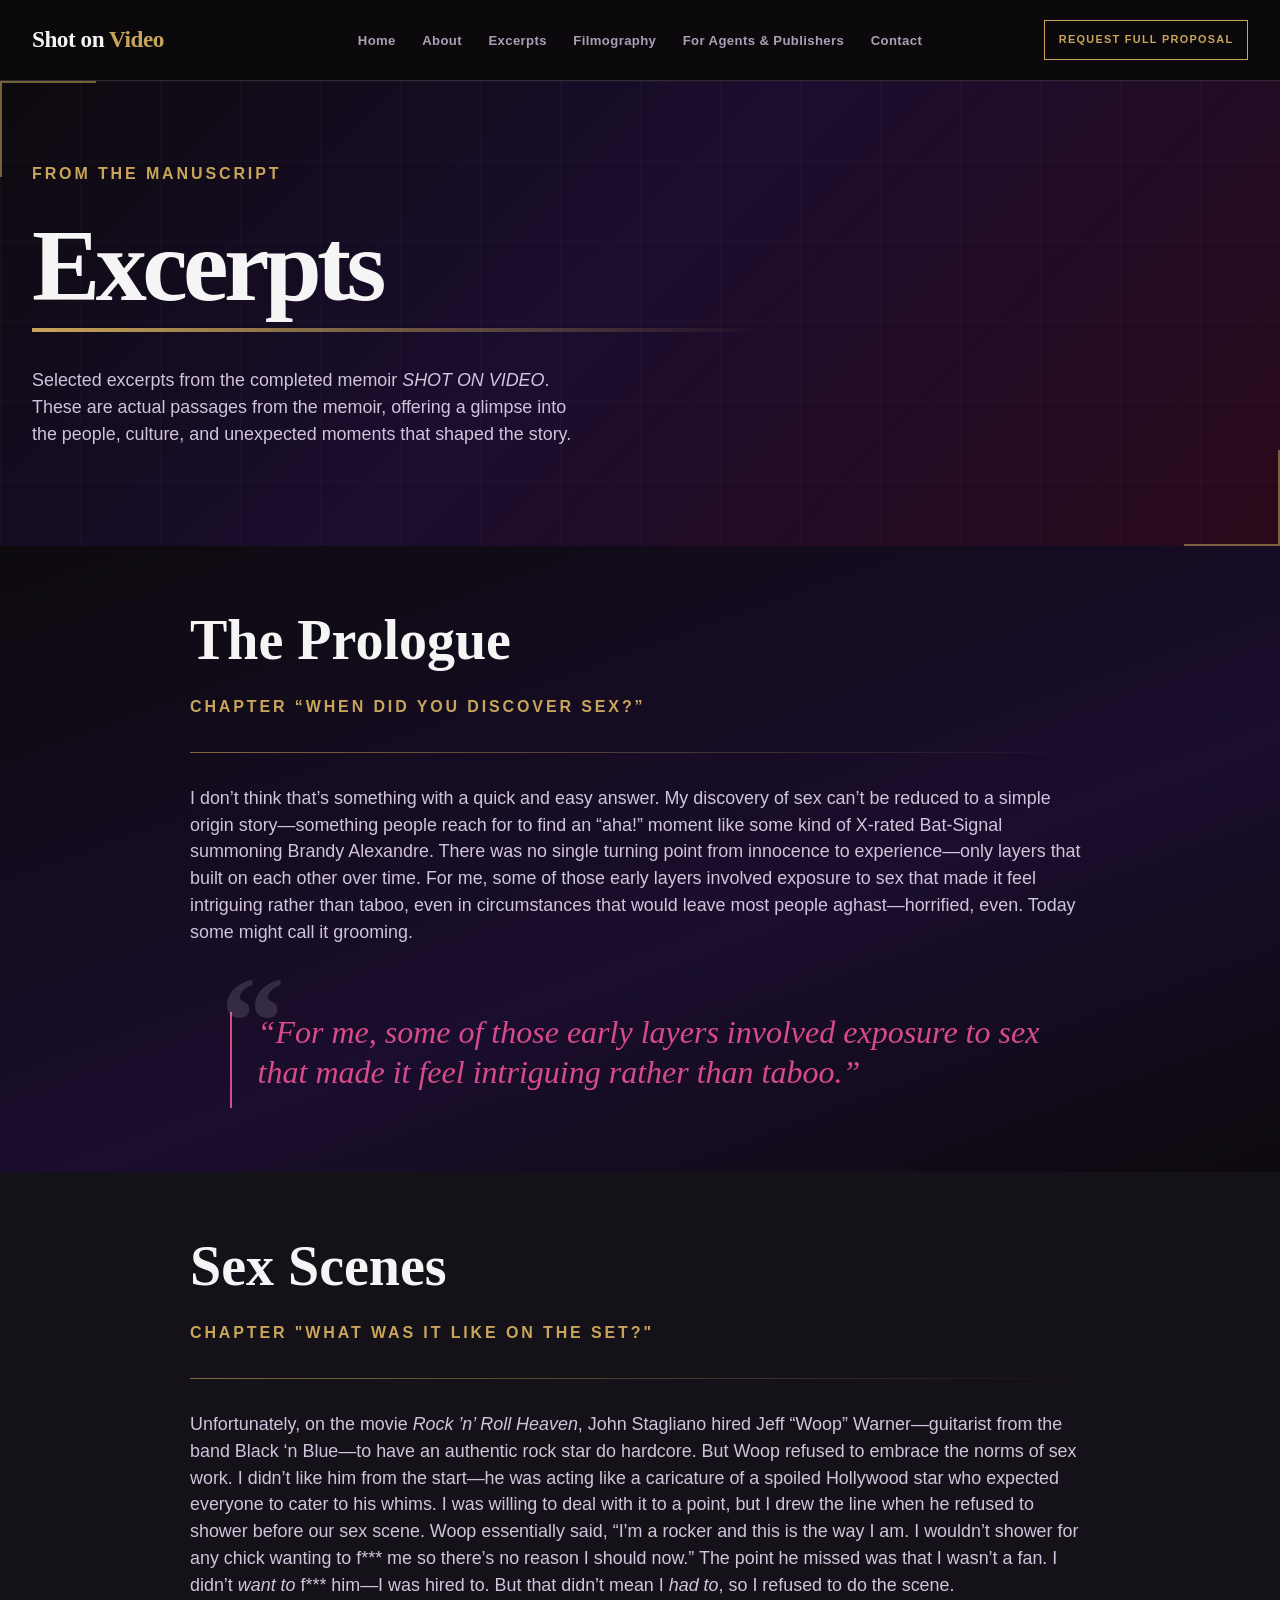
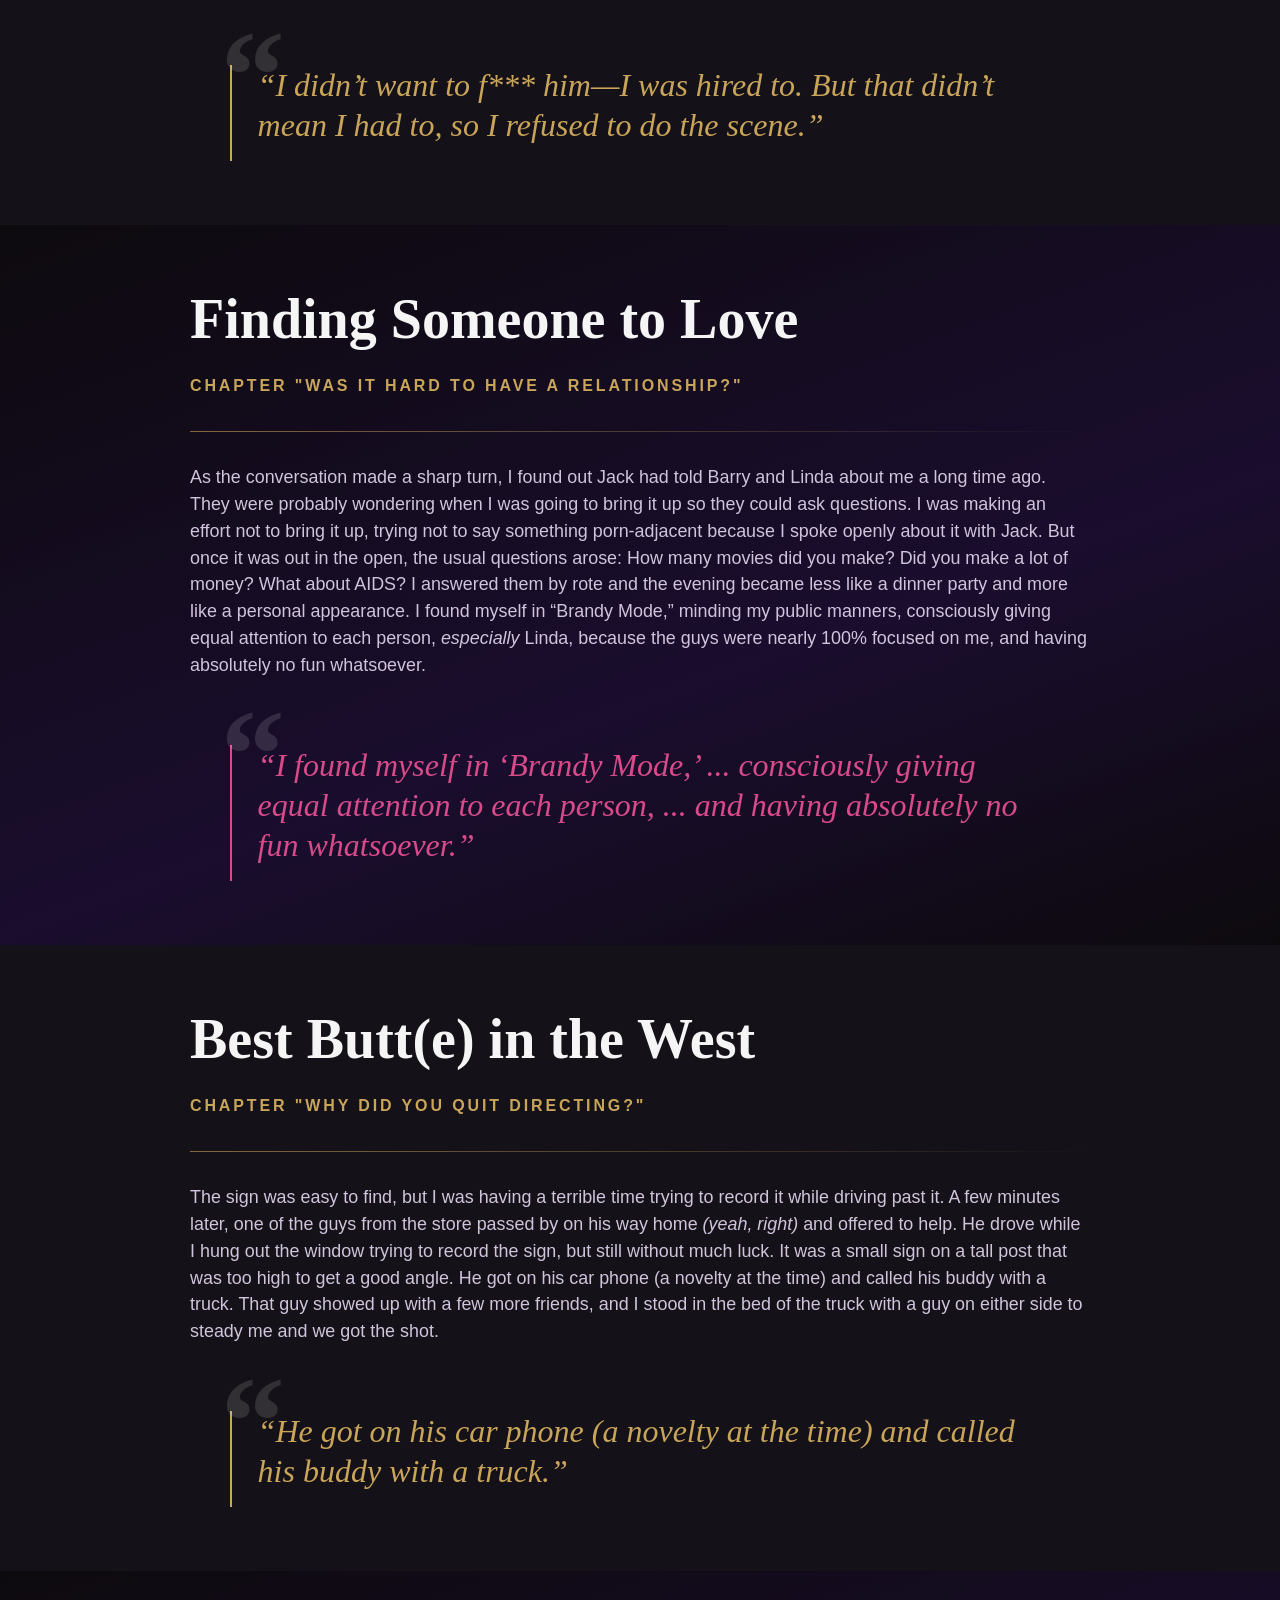
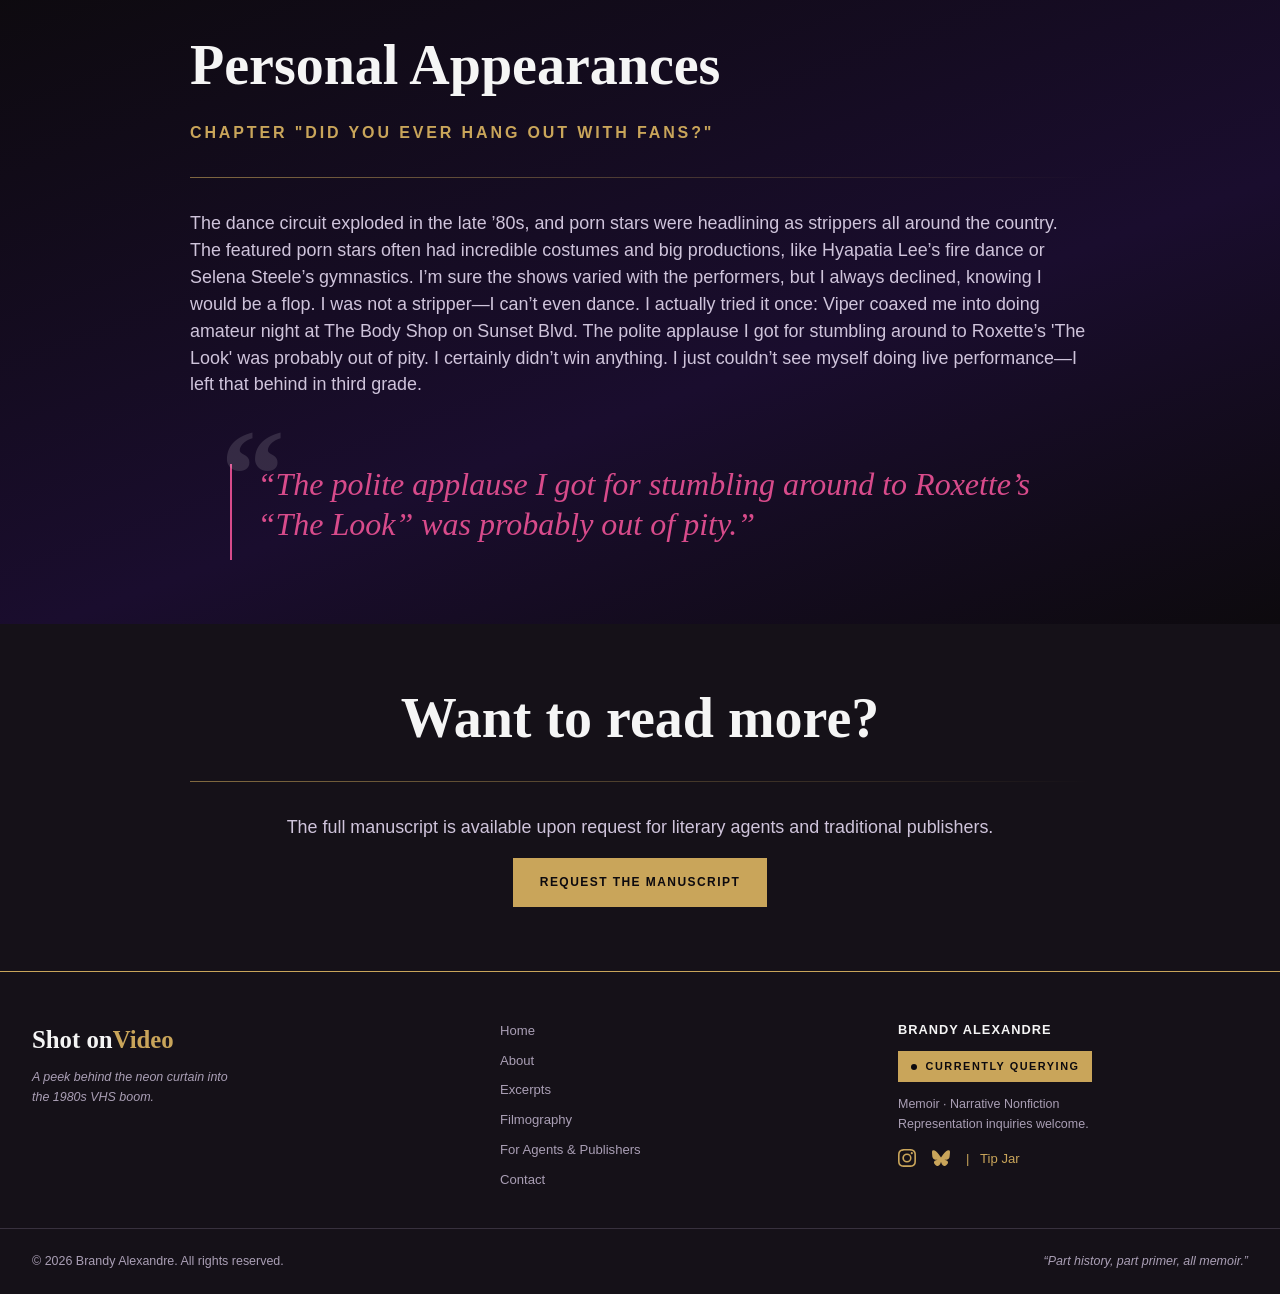
<file: excerpts.html>
<!DOCTYPE html>
<html lang="en">
<head>
  <meta charset="UTF-8">
  <meta name="viewport" content="width=device-width, initial-scale=1.0">

  <title>Excerpts — Shot on Video by Brandy Alexandre</title>

  <meta
    name="description"
    content="Read passages from Shot on Video, the memoir by Brandy Alexandre about six years in the adult film industry at the height of the 1980s VHS boom."
  >

  <link rel="canonical" href="https://shotonvideo.com/excerpts/">

  <meta property="og:title" content="Excerpts — Shot on Video by Brandy Alexandre">
  <meta
    property="og:description"
    content="Read passages from Shot on Video, the memoir by Brandy Alexandre about six years in the adult film industry at the height of the 1980s VHS boom."
  >
  <meta property="og:type" content="website">
  <meta property="og:url" content="https://shotonvideo.com/excerpts/">
  <meta property="og:image" content="https://shotonvideo.com/assets/images/BBITWFace.jpg">

  <meta name="twitter:card" content="summary_large_image">
  <meta name="twitter:title" content="Excerpts — Shot on Video by Brandy Alexandre">
  <meta
    name="twitter:description"
    content="Read passages from Shot on Video, the memoir by Brandy Alexandre about six years in the adult film industry at the height of the 1980s VHS boom."
  >
  <meta name="twitter:image" content="https://shotonvideo.com/assets/images/BBITWFace.jpg">

  <script type="application/ld+json">
  {
    "@context": "https://schema.org",
    "@type": "WebPage",
    "@id": "https://shotonvideo.com/excerpts/#webpage",
    "name": "Excerpts — Shot on Video by Brandy Alexandre",
    "url": "https://shotonvideo.com/excerpts/",
    "isPartOf": {
      "@id": "https://shotonvideo.com/#website"
    },
    "about": {
      "@id": "https://shotonvideo.com/#author"
    }
  }
  </script>

  <link rel="stylesheet" href="assets/css/site.css">
  <script src="assets/js/site.js" defer></script>
</head>

<body>


<!-- ============================================================
     Header
     Same as Home; Excerpts is active
     ============================================================ -->

<header class="site-header">
  <div class="container header-inner">

    <a class="site-title" href="" aria-label="Shot on Video home">
      <span>Shot on</span> <span class="accent">Video</span>
    </a>

    <button
      class="menu-toggle"
      type="button"
      aria-expanded="false"
      aria-controls="main-nav"
    >
      <span class="sr-only">Toggle menu</span>
      <span></span><span></span><span></span>
    </button>

    <nav class="main-nav" id="main-nav" aria-label="Main navigation">
      <a href="index.html">Home</a>
      <a href="about.html">About</a>
      <a href="">Excerpts</a>
      <a href="filmography.html">Filmography</a>
      <a href="for-agents.html">For Agents &amp; Publishers</a>
      <a href="contact.html">Contact</a>
    </nav>

    <a class="header-cta" href="for-agents.html#request-proposal">
  Request Full Proposal
</a>

  </div>
</header>


<main>


  <!-- ============================================================
       Page title
       Uses the same hero treatment as Home/About
       ============================================================ -->

  <section class="hero">

    <div class="hero-grid" aria-hidden="true"></div>
    <div class="hero-corner hero-corner-top" aria-hidden="true"></div>
    <div class="hero-corner hero-corner-bottom" aria-hidden="true"></div>

    <div
      class="hero-copy"
      style="padding: 5rem 2rem; width: 100%; position: relative; z-index: 1;"
    >

      <p class="eyebrow">From the manuscript</p>

      <div>
        <h1>Excerpts</h1>
        <div class="title-rule"></div>
      </div>

      <p class="lead">
        Selected excerpts from the completed memoir <em>SHOT ON VIDEO</em>.<br>
        These are actual passages from the memoir, offering a glimpse into<br>
        the people, culture, and unexpected moments that shaped the story.
      </p>

    </div>

  </section>


  <!-- ============================================================
       I — The Prologue
       ============================================================ -->

  <section class="section section-gradient">

    <div class="container excerpts">

      <div>
  <h2>The Prologue</h2>
  <p class="eyebrow">Chapter “When Did You Discover Sex?”</p>
</div>


      
      <div class="section-rule"></div>

      <p class="lead">
        I don’t think that’s something with a quick and easy answer.  My discovery of sex 
        can’t be reduced to a simple origin story—something people reach for to find an “aha!” 
        moment like some kind of X-rated Bat-Signal summoning Brandy Alexandre.  There was 
        no single turning point from innocence to experience—only layers that built on each 
        other over time.  For me, some of those early layers involved exposure to sex that 
        made it feel intriguing rather than taboo, even in circumstances that would leave most 
        people aghast—horrified, even.  Today some might call it grooming.
      </p>

      <div class="quote-stack">

        <blockquote class="featured-quote primary-quote">
          <p>
            “For me, some of those early layers involved exposure to sex that made it feel intriguing rather than taboo.”
          </p>
        </blockquote>

      </div>

      

    </div>

  </section>


  <!-- ============================================================
       II — Getting In
       ============================================================ -->

  <section class="section section-card">

    <div class="container excerpts">

      <div>
  <h2>Sex Scenes</h2>
  <p class="eyebrow">Chapter "What Was it Like on the Set?"</p>
</div>

      <div class="section-rule"></div>

      <p class="lead">
        Unfortunately, on the movie <em>Rock ’n’ Roll Heaven</em>, John Stagliano hired Jeff “Woop” Warner—guitarist 
        from the band Black ‘n Blue—to have an authentic rock star do hardcore.  But Woop refused to embrace 
        the norms of sex work.  I didn’t like him from the start—he was acting like a caricature of a 
        spoiled Hollywood star who expected everyone to cater to his whims.  I was willing to deal with it 
        to a point, but I drew the line when he refused to shower before our sex scene.  Woop essentially 
        said, “I’m a rocker and this is the way I am.  I wouldn’t shower for any chick wanting to f*** me 
        so there’s no reason I should now.”  The point he missed was that I wasn’t a fan.  I didn’t <em>want 
          to</em> f*** him—I was hired to.  But that didn’t mean I <em>had to</em>, so I refused to do the scene.
      </p>

            <div class="quote-stack">

        <blockquote class="featured-quote accent-quote">
          <p>
            “I didn’t <em>want 
          to</em> f*** him—I was hired to.  But that didn’t mean I <em>had to</em>, so I refused to do the scene.”
          </p>
        </blockquote>

      </div>

      

    </div>

  </section>


  <!-- ============================================================
       III — The Dinner Party
       ============================================================ -->

  <section class="section section-gradient">

    <div class="container excerpts">

      <div>
  <h2>Finding Someone to Love</h2>
  <p class="eyebrow">Chapter "Was It Hard to Have a Relationship?"</p>
</div>

      <div class="section-rule"></div>

      <p class="lead">
        As the conversation made a sharp turn, I found out Jack had told Barry and Linda 
        about me a long time ago.  They were probably wondering when I was going to bring 
        it up so they could ask questions.  I was making an effort not to bring it up, 
        trying not to say something porn-adjacent because I spoke openly about it with Jack.  
        But once it was out in the open, the usual questions arose: How many movies did you 
        make?  Did you make a lot of money?  What about AIDS?  I answered them by rote and 
        the evening became less like a dinner party and more like a personal appearance.  
        I found myself in “Brandy Mode,” minding my public manners, consciously giving 
        equal attention to each person, <em>especially</em> Linda, because the guys were 
        nearly 100% focused on me, and having absolutely no fun whatsoever.
      </p>

      <div class="quote-stack">

        <blockquote class="featured-quote primary-quote">
          <p>
            “I found myself in ‘Brandy Mode,’ ... consciously giving equal
            attention to each person, ... and having absolutely no fun
            whatsoever.”
          </p>
        </blockquote>

      </div>

     

    </div>

  </section>

   <!-- ============================================================
       II — Locations
       ============================================================ -->

  <section class="section section-card">

    <div class="container excerpts">

      <div>
  <h2>Best Butt(e) in the West</h2>
  <p class="eyebrow">Chapter "Why Did You Quit Directing?"</p>
</div>

      <div class="section-rule"></div>

      <p class="lead">
      The sign was easy to find, but I was having a terrible time trying to record it while 
      driving past it.  A few minutes later, one of the guys from the store passed by on his 
      way home <em>(yeah, right)</em> and offered to help.  He drove while I hung out the 
      window trying to record the sign, but still without much luck.  It was a small sign on 
      a tall post that was too high to get a good angle.  He got on his car phone (a novelty 
      at the time) and called his buddy with a truck.  That guy showed up with a few more 
      friends, and I stood in the bed of the truck with a guy on either side to steady me 
      and we got the shot.
      </p>

            <div class="quote-stack">

        <blockquote class="featured-quote accent-quote">
          <p>
            “He got on his car phone (a novelty 
      at the time) and called his buddy with a truck.”
          </p>
        </blockquote>

      </div>

      

    </div>

  </section>

    <!-- ============================================================
       Personal Appearances
       ============================================================ -->

  <section class="section section-gradient">

    <div class="container excerpts">

      <div>
  <h2>Personal Appearances</h2>
  <p class="eyebrow">Chapter "Did You Ever Hang Out with Fans?"</p>
</div>

      <div class="section-rule"></div>

      <p class="lead">
        The dance circuit exploded in the late ’80s, and porn stars were headlining as 
        strippers all around the country.  The featured porn stars often had incredible 
        costumes and big productions, like Hyapatia Lee’s fire dance or Selena Steele’s 
        gymnastics.  I’m sure the shows varied with the performers, but I always 
        declined, knowing I would be a flop.  I was not a stripper—I can’t even dance.  
        I actually tried it once: Viper coaxed me into doing amateur night at The Body 
        Shop on Sunset Blvd.  The polite applause I got for stumbling around to Roxette’s 
        'The Look' was probably out of pity.   I certainly didn’t win anything.  I just 
        couldn’t see myself doing live performance—I left that behind in third grade.
      </p>

      <div class="quote-stack">

        <blockquote class="featured-quote primary-quote">
          <p>
            “The polite applause I got for stumbling around to Roxette’s 
        “The Look” was probably out of pity.”
          </p>
        </blockquote>

      </div>

     

    </div>

  </section>

  <!-- ============================================================
       Closing CTA
       ============================================================ -->

  <section class="section section-card">

    <div class="container medium centered">

      <h2>Want to read more?</h2>

      <div class="section-rule"></div>

      <p class="lead">
        The full manuscript is available upon request for literary agents and traditional publishers.
      </p>

      <a class="button button-primary" href="for-agents.html#request-proposal">
        Request the Manuscript
      </a>

    </div>

  </section>


</main>


<!-- ============================================================
     Footer
     Exact Home footer
     ============================================================ -->

<footer class="site-footer">

  <div class="footer-accent"></div>

  <div class="container footer-grid">

    <div>
      <p class="footer-title">
        Shot on<span class="accent">Video</span>
      </p>

      <p class="footer-tagline">
        A peek behind the neon curtain into<br>
        the 1980s VHS boom.
      </p>
    </div>


    <nav class="footer-nav" aria-label="Footer links">
      <a href="index.html">Home</a>
      <a href="about.html">About</a>
      <a href="">Excerpts</a>
      <a href="filmography.html">Filmography</a>
      <a href="for-agents.html">For Agents &amp; Publishers</a>
      <a href="contact.html">Contact</a>
    </nav>


    <div>

      <p class="footer-name">Brandy Alexandre</p>

      <div class="querying-badge footer-badge">
        <span class="query-dot" aria-hidden="true"></span>
        Currently Querying
      </div>

      <p class="footer-small">
        Memoir · Narrative Nonfiction<br>
        Representation inquiries welcome.
      </p>

      <div class="social-links">

        <a href="https://www.instagram.com/realbrandyalexandre/" target="_blank" rel="noopener noreferrer" aria-label="Instagram">
  <svg xmlns="http://www.w3.org/2000/svg" width="16" height="16" fill="currentColor" class="bi bi-instagram" viewBox="0 0 16 16">
  <path d="M8 0C5.829 0 5.556.01 4.703.048 3.85.088 3.269.222 2.76.42a3.9 3.9 0 0 0-1.417.923A3.9 3.9 0 0 0 .42 2.76C.222 3.268.087 3.85.048 4.7.01 5.555 0 5.827 0 8.001c0 2.172.01 2.444.048 3.297.04.852.174 1.433.372 1.942.205.526.478.972.923 1.417.444.445.89.719 1.416.923.51.198 1.09.333 1.942.372C5.555 15.99 5.827 16 8 16s2.444-.01 3.298-.048c.851-.04 1.434-.174 1.943-.372a3.9 3.9 0 0 0 1.416-.923c.445-.445.718-.891.923-1.417.197-.509.332-1.09.372-1.942C15.99 10.445 16 10.173 16 8s-.01-2.445-.048-3.299c-.04-.851-.175-1.433-.372-1.941a3.9 3.9 0 0 0-.923-1.417A3.9 3.9 0 0 0 13.24.42c-.51-.198-1.092-.333-1.943-.372C10.443.01 10.172 0 7.998 0zm-.717 1.442h.718c2.136 0 2.389.007 3.232.046.78.035 1.204.166 1.486.275.373.145.64.319.92.599s.453.546.598.92c.11.281.24.705.275 1.485.039.843.047 1.096.047 3.231s-.008 2.389-.047 3.232c-.035.78-.166 1.203-.275 1.485a2.5 2.5 0 0 1-.599.919c-.28.28-.546.453-.92.598-.28.11-.704.24-1.485.276-.843.038-1.096.047-3.232.047s-2.39-.009-3.233-.047c-.78-.036-1.203-.166-1.485-.276a2.5 2.5 0 0 1-.92-.598 2.5 2.5 0 0 1-.6-.92c-.109-.281-.24-.705-.275-1.485-.038-.843-.046-1.096-.046-3.233s.008-2.388.046-3.231c.036-.78.166-1.204.276-1.486.145-.373.319-.64.599-.92s.546-.453.92-.598c.282-.11.705-.24 1.485-.276.738-.034 1.024-.044 2.515-.045zm4.988 1.328a.96.96 0 1 0 0 1.92.96.96 0 0 0 0-1.92m-4.27 1.122a4.109 4.109 0 1 0 0 8.217 4.109 4.109 0 0 0 0-8.217m0 1.441a2.667 2.667 0 1 1 0 5.334 2.667 2.667 0 0 1 0-5.334"/>
</svg>
</a>

        <a href="https://bsky.app/profile/brandyalexandre.bsky.social" target="_blank" rel="noopener noreferrer" aria-label="Instagram">
  <svg xmlns="http://www.w3.org/2000/svg" width="16" height="16" fill="currentColor" class="bi bi-bluesky" viewBox="0 0 16 16">
  <path d="M3.468 1.948C5.303 3.325 7.276 6.118 8 7.616c.725-1.498 2.698-4.29 4.532-5.668C13.855.955 16 .186 16 2.632c0 .489-.28 4.105-.444 4.692-.572 2.04-2.653 2.561-4.504 2.246 3.236.551 4.06 2.375 2.281 4.2-3.376 3.464-4.852-.87-5.23-1.98-.07-.204-.103-.3-.103-.218 0-.081-.033.014-.102.218-.379 1.11-1.855 5.444-5.231 1.98-1.778-1.825-.955-3.65 2.28-4.2-1.85.315-3.932-.205-4.503-2.246C.28 6.737 0 3.12 0 2.632 0 .186 2.145.955 3.468 1.948"/>
</svg>
</a>

      <a href="tipjar.html" class="tipjar-link" aria-label="Brandy's Tip Jar"> |   Tip Jar</a></div>

    </div>

  </div>


  <div class="container footer-bottom">

    <p>
      © 2026 Brandy Alexandre. All rights reserved.
    </p>

    <p>
      <em>“Part history, part primer, all memoir.”</em>
    </p>

  </div>

</footer>


</body>
</html>
</file>
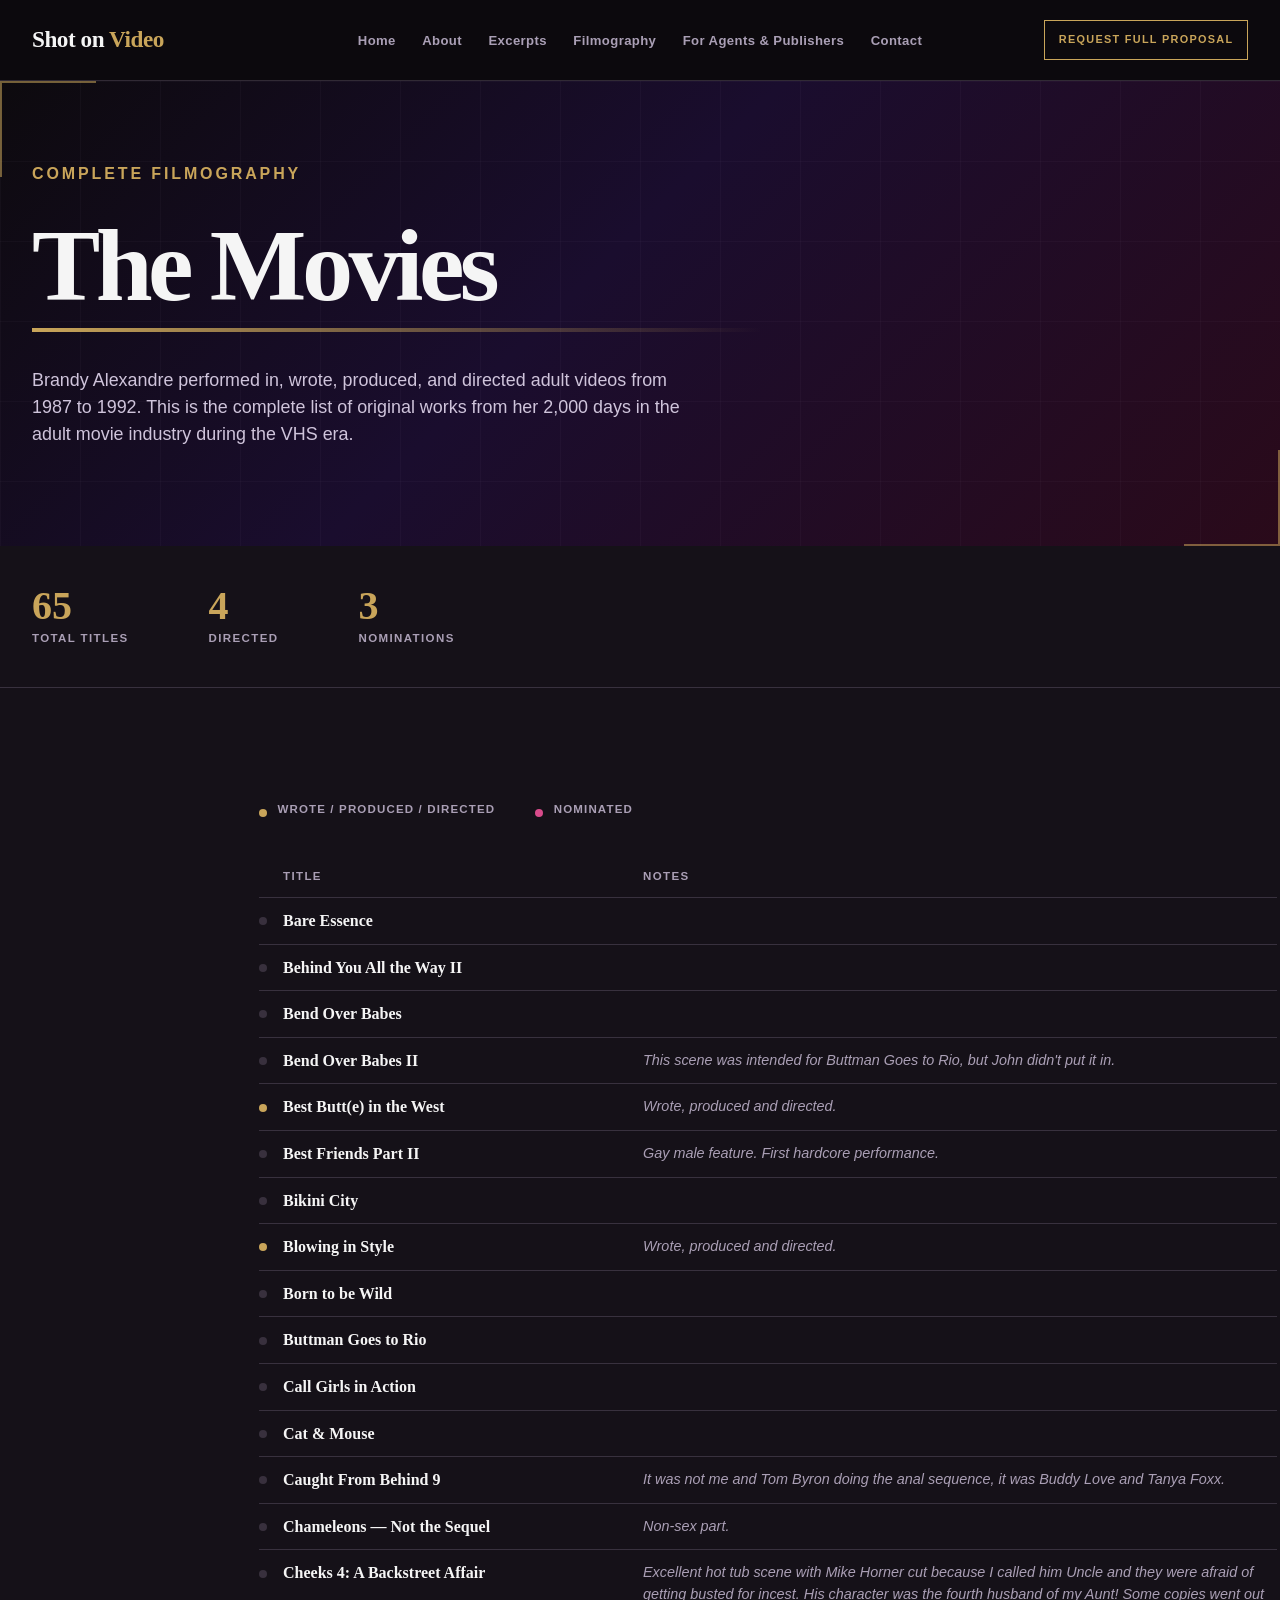
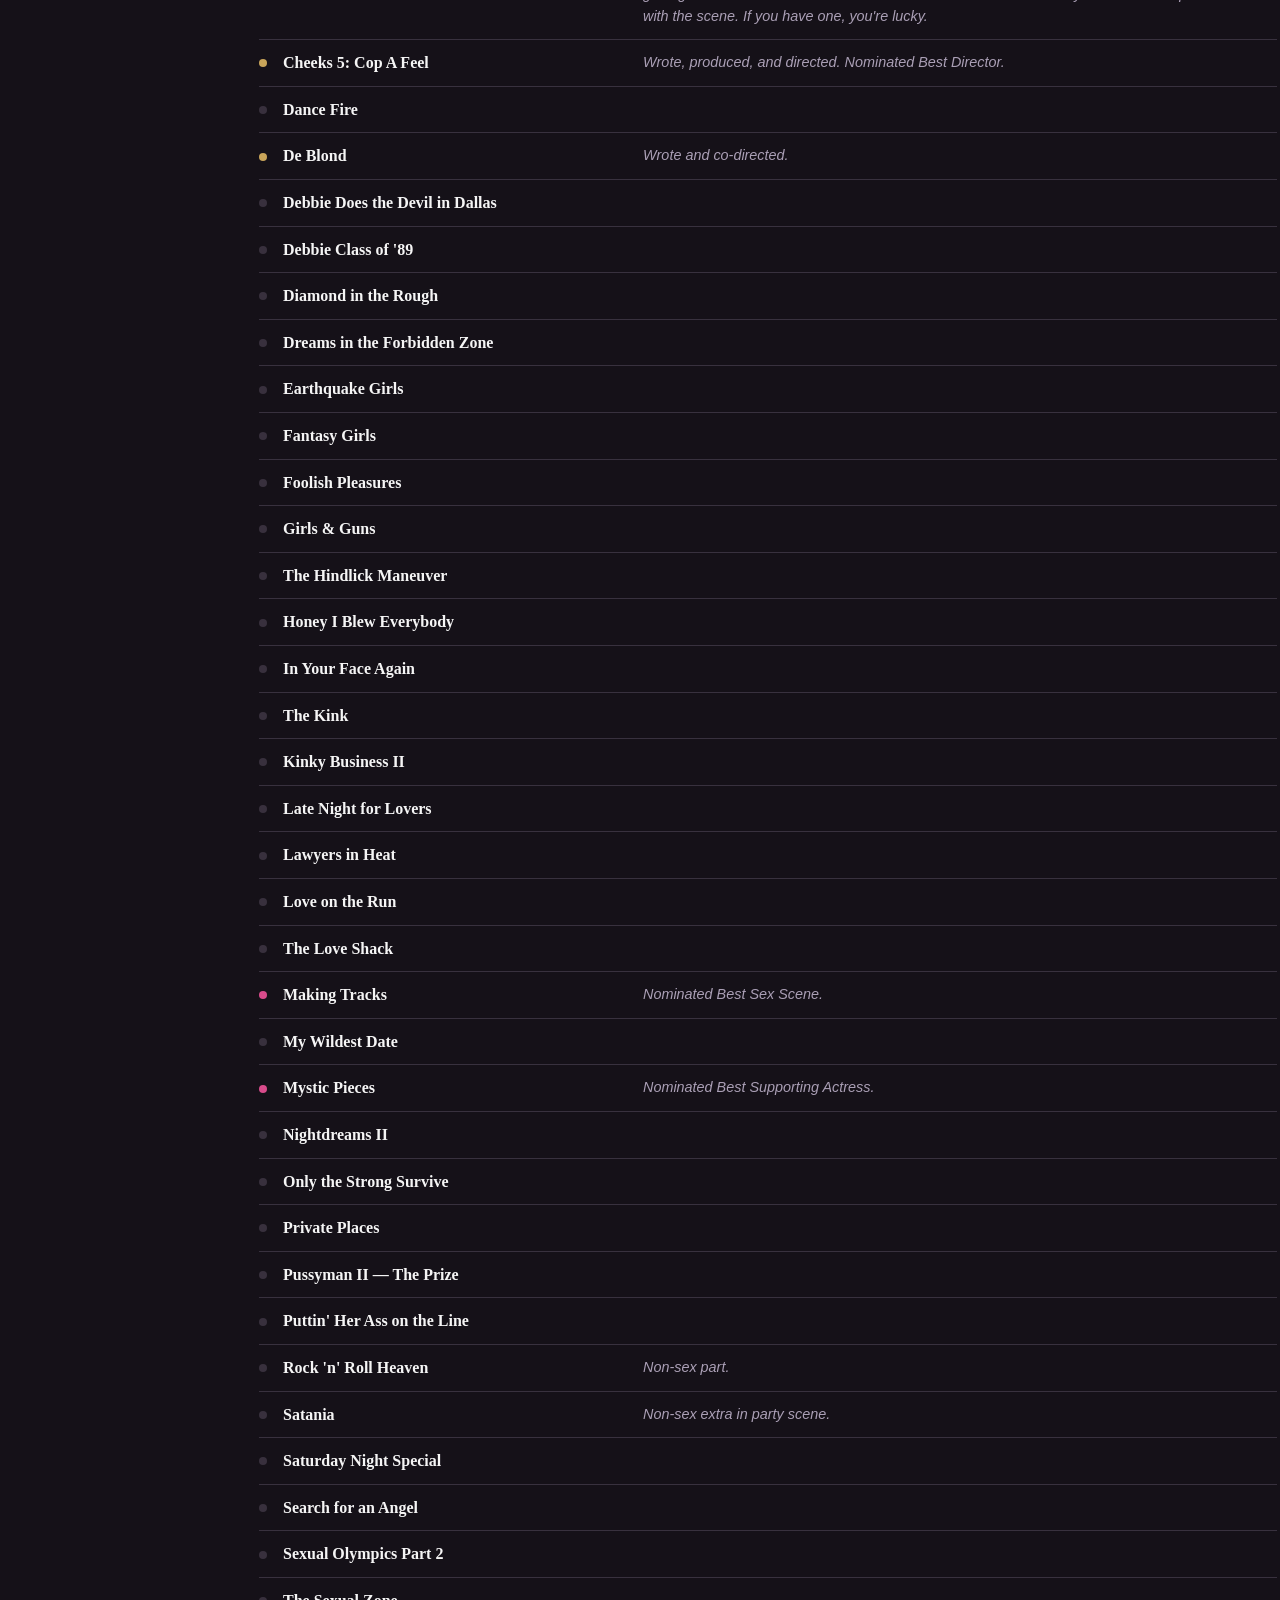
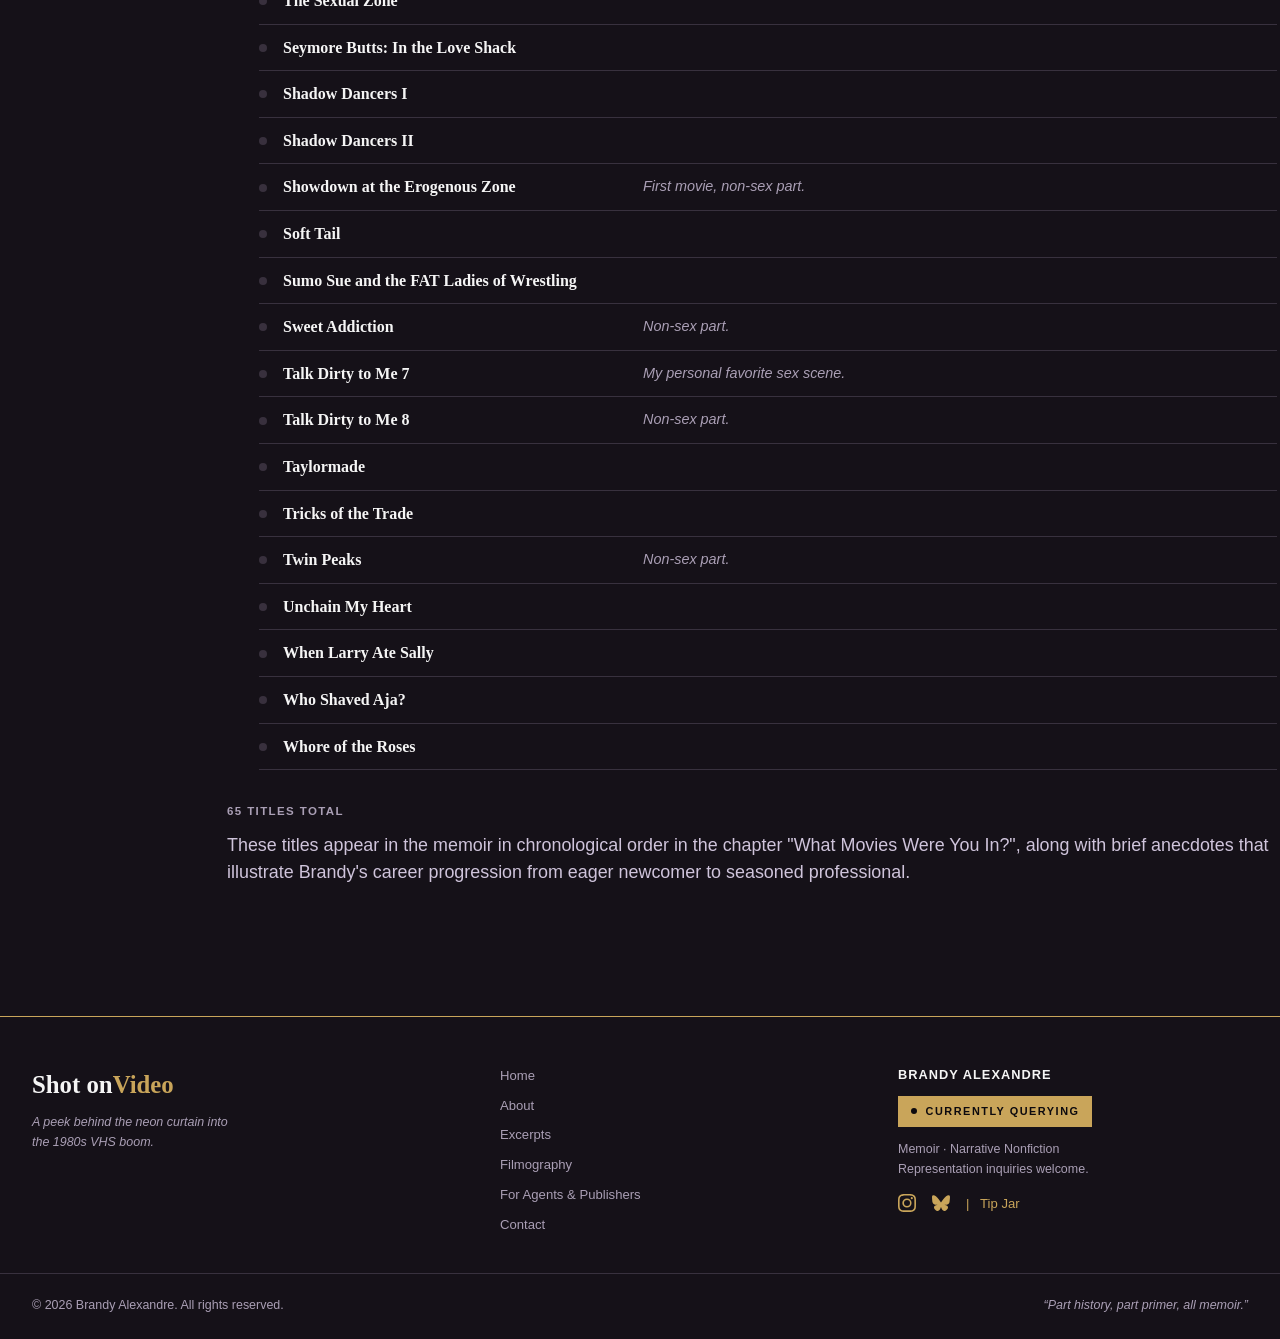
<file: filmography.html>
<!DOCTYPE html>
<html lang="en">

<head>
  <meta charset="UTF-8">
  <meta name="viewport" content="width=device-width, initial-scale=1.0">

  <title>Filmography — Brandy Alexandre</title>

  <meta
    name="description"
    content="Complete filmography of Brandy Alexandre — actress, writer, producer, and director in the adult film industry from the mid-1980s through the early 1990s."
  >

  <link rel="canonical" href="https://shotonvideo.com/filmography/">

  <meta property="og:title" content="Filmography — Brandy Alexandre">
  <meta
    property="og:description"
    content="Complete filmography of Brandy Alexandre — actress, writer, producer, and director in the adult film industry from the mid-1980s through the early 1990s."
  >
  <meta property="og:type" content="website">
  <meta property="og:url" content="https://shotonvideo.com/filmography/">
  <meta
    property="og:image"
    content="https://shotonvideo.com/assets/images/BBITWFace.jpg"
  >

  <meta name="twitter:card" content="summary_large_image">
  <meta name="twitter:title" content="Filmography — Brandy Alexandre">
  <meta
    name="twitter:description"
    content="Complete filmography of Brandy Alexandre — actress, writer, producer, and director in the adult film industry from the mid-1980s through the early 1990s."
  >
  <meta
    name="twitter:image"
    content="https://shotonvideo.com/assets/images/BBITWFace.jpg"
  >

  <script type="application/ld+json">
  {
    "@context": "https://schema.org",
    "@type": "WebPage",
    "@id": "https://shotonvideo.com/filmography/#webpage",
    "name": "Filmography — Brandy Alexandre",
    "url": "https://shotonvideo.com/filmography/",
    "isPartOf": {
      "@id": "https://shotonvideo.com/#website"
    },
    "about": {
      "@id": "https://shotonvideo.com/#author"
    }
  }
  </script>

  <link rel="stylesheet" href="assets/css/site.css">
  <script src="assets/js/site.js" defer></script>
</head>


<body>


<!-- ============================================================
     HEADER
     ============================================================ -->

<header class="site-header">

  <div class="container header-inner">

    <a class="site-title" href="" aria-label="Shot on Video home">
      <span>Shot on</span> <span class="accent">Video</span>
    </a>

    <button
      class="menu-toggle"
      type="button"
      aria-expanded="false"
      aria-controls="main-nav"
    >
      <span class="sr-only">Toggle menu</span>
      <span></span>
      <span></span>
      <span></span>
    </button>

    <nav
      class="main-nav"
      id="main-nav"
      aria-label="Main navigation"
    >
      <a href="index.html">Home</a>
      <a href="about.html">About</a>
      <a href="excerpts.html">Excerpts</a>
      <a href="">Filmography</a>
      <a href="for-agents.html">For Agents &amp; Publishers</a>
      <a href="contact.html">Contact</a>
    </nav>

    <a class="header-cta" href="for-agents.html#request-proposal">
  Request Full Proposal
</a>

  </div>

</header>



<main>


<!-- ============================================================
     HERO
     ============================================================ -->

<section class="hero">

  <div class="hero-grid" aria-hidden="true"></div>

  <div
    class="hero-corner hero-corner-top"
    aria-hidden="true"
  ></div>

  <div
    class="hero-corner hero-corner-bottom"
    aria-hidden="true"
  ></div>

  <div
    class="hero-copy"
    style="
      padding: 5rem 2rem;
      width: 100%;
      position: relative;
      z-index: 1;
    "
  >

    <p class="eyebrow">
      Complete filmography
    </p>

    <div>

      <h1>The Movies</h1>

      <div class="title-rule"></div>

    </div>

    <p class="lead">
      Brandy Alexandre performed in, wrote, produced, and directed adult
      videos from<br>1987 to 1992. This is the complete list of original works
      from her 2,000 days in the<br>adult movie industry during the VHS era.
    </p>

  </div>

</section>



<!-- ============================================================
     STATISTICS
     ============================================================ -->

<section class="film-stats-section">

  <div class="container film-stats">

    <div class="film-stat">

      <span class="film-stat-number">
        65
      </span>

      <span class="film-stat-label">
        Total titles
      </span>

    </div>


    <div class="film-stat">

      <span class="film-stat-number">
        4
      </span>

      <span class="film-stat-label">
        Directed
      </span>

    </div>


    <div class="film-stat">

      <span class="film-stat-number">
        3
      </span>

      <span class="film-stat-label">
        Nominations
      </span>

    </div>

  </div>

</section>



<!-- ============================================================
     FILMOGRAPHY
     ============================================================ -->

<section class="filmography-section">

  <div class="container filmography-inner">

    <!-- Legend -->

    <div class="filmography-legend">

      <span>
        <span class="film-dot film-dot-accent"></span>
        Wrote / produced / directed
      </span>

      <span>
        <span class="film-dot film-dot-primary"></span>
        Nominated
      </span>

    </div>


    <!-- Column headings -->

    <div class="filmography-header">

      <span></span>

      <span>
        Title
      </span>

      <span>
        Notes
      </span>

    </div>


    <!-- Film list -->

    <div class="filmography-list">


      <div class="film-row">
        <span class="film-dot"></span>
        <span class="film-title">Bare Essence</span>
        <span class="film-note"></span>
      </div>


      <div class="film-row">
        <span class="film-dot"></span>
        <span class="film-title">Behind You All the Way II</span>
        <span class="film-note"></span>
      </div>


      <div class="film-row">
        <span class="film-dot"></span>
        <span class="film-title">Bend Over Babes</span>
        <span class="film-note"></span>
      </div>


      <div class="film-row">

        <span class="film-dot"></span>

        <span class="film-title">
          Bend Over Babes II
        </span>

        <span class="film-note">
          This scene was intended for <em>Buttman Goes to Rio</em>, but John
          didn't put it in.
        </span>

      </div>


      <div class="film-row">

        <span class="film-dot film-dot-accent"></span>

        <span class="film-title">
          Best Butt(e) in the West
        </span>

        <span class="film-note">
          Wrote, produced and directed.
        </span>

      </div>


      <div class="film-row">

        <span class="film-dot"></span>

        <span class="film-title">
          Best Friends Part II
        </span>

        <span class="film-note">
          Gay male feature. First hardcore performance.
        </span>

      </div>


      <div class="film-row">
        <span class="film-dot"></span>
        <span class="film-title">Bikini City</span>
        <span class="film-note"></span>
      </div>


      <div class="film-row">

        <span class="film-dot film-dot-accent"></span>

        <span class="film-title">
          Blowing in Style
        </span>

        <span class="film-note">
          Wrote, produced and directed.
        </span>

      </div>


      <div class="film-row">
        <span class="film-dot"></span>
        <span class="film-title">Born to be Wild</span>
        <span class="film-note"></span>
      </div>


      <div class="film-row">
        <span class="film-dot"></span>
        <span class="film-title">Buttman Goes to Rio</span>
        <span class="film-note"></span>
      </div>


      <div class="film-row">
        <span class="film-dot"></span>
        <span class="film-title">Call Girls in Action</span>
        <span class="film-note"></span>
      </div>


      <div class="film-row">
        <span class="film-dot"></span>
        <span class="film-title">Cat &amp; Mouse</span>
        <span class="film-note"></span>
      </div>


      <div class="film-row">

        <span class="film-dot"></span>

        <span class="film-title">
          Caught From Behind 9
        </span>

        <span class="film-note">
          It was not me and Tom Byron doing the anal sequence, it was Buddy
          Love and Tanya Foxx.
        </span>

      </div>


      <div class="film-row">

        <span class="film-dot"></span>

        <span class="film-title">
          Chameleons — Not the Sequel
        </span>

        <span class="film-note">
          Non-sex part.
        </span>

      </div>


      <div class="film-row">

        <span class="film-dot"></span>

        <span class="film-title">
          Cheeks 4: A Backstreet Affair
        </span>

        <span class="film-note">
          Excellent hot tub scene with Mike Horner cut because I called him
          Uncle and they were afraid of getting busted for incest. His
          character was the fourth husband of my Aunt! Some copies went out
          with the scene. If you have one, you're lucky.
        </span>

      </div>


      <div class="film-row">

        <span class="film-dot film-dot-accent"></span>

        <span class="film-title">
          Cheeks 5: Cop A Feel
        </span>

        <span class="film-note">
          Wrote, produced, and directed. Nominated Best Director.
        </span>

      </div>


      <div class="film-row">
        <span class="film-dot"></span>
        <span class="film-title">Dance Fire</span>
        <span class="film-note"></span>
      </div>


      <div class="film-row">

        <span class="film-dot film-dot-accent"></span>

        <span class="film-title">
          De Blond
        </span>

        <span class="film-note">
          Wrote and co-directed.
        </span>

      </div>


      <div class="film-row">
        <span class="film-dot"></span>
        <span class="film-title">Debbie Does the Devil in Dallas</span>
        <span class="film-note"></span>
      </div>


      <div class="film-row">
        <span class="film-dot"></span>
        <span class="film-title">Debbie Class of '89</span>
        <span class="film-note"></span>
      </div>


      <div class="film-row">
        <span class="film-dot"></span>
        <span class="film-title">Diamond in the Rough</span>
        <span class="film-note"></span>
      </div>


      <div class="film-row">
        <span class="film-dot"></span>
        <span class="film-title">Dreams in the Forbidden Zone</span>
        <span class="film-note"></span>
      </div>


      <div class="film-row">
        <span class="film-dot"></span>
        <span class="film-title">Earthquake Girls</span>
        <span class="film-note"></span>
      </div>


      <div class="film-row">
        <span class="film-dot"></span>
        <span class="film-title">Fantasy Girls</span>
        <span class="film-note"></span>
      </div>


      <div class="film-row">
        <span class="film-dot"></span>
        <span class="film-title">Foolish Pleasures</span>
        <span class="film-note"></span>
      </div>


      <div class="film-row">
        <span class="film-dot"></span>
        <span class="film-title">Girls &amp; Guns</span>
        <span class="film-note"></span>
      </div>


      <div class="film-row">
        <span class="film-dot"></span>
        <span class="film-title">The Hindlick Maneuver</span>
        <span class="film-note"></span>
      </div>


      <div class="film-row">
        <span class="film-dot"></span>
        <span class="film-title">Honey I Blew Everybody</span>
        <span class="film-note"></span>
      </div>


      <div class="film-row">
        <span class="film-dot"></span>
        <span class="film-title">In Your Face Again</span>
        <span class="film-note"></span>
      </div>


      <div class="film-row">
        <span class="film-dot"></span>
        <span class="film-title">The Kink</span>
        <span class="film-note"></span>
      </div>


      <div class="film-row">
        <span class="film-dot"></span>
        <span class="film-title">Kinky Business II</span>
        <span class="film-note"></span>
      </div>


      <div class="film-row">
        <span class="film-dot"></span>
        <span class="film-title">Late Night for Lovers</span>
        <span class="film-note"></span>
      </div>


      <div class="film-row">
        <span class="film-dot"></span>
        <span class="film-title">Lawyers in Heat</span>
        <span class="film-note"></span>
      </div>


      <div class="film-row">
        <span class="film-dot"></span>
        <span class="film-title">Love on the Run</span>
        <span class="film-note"></span>
      </div>


      <div class="film-row">
        <span class="film-dot"></span>
        <span class="film-title">The Love Shack</span>
        <span class="film-note"></span>
      </div>


      <div class="film-row">

        <span class="film-dot film-dot-primary"></span>

        <span class="film-title">
          Making Tracks
        </span>

        <span class="film-note">
          Nominated Best Sex Scene.
        </span>

      </div>


      <div class="film-row">
        <span class="film-dot"></span>
        <span class="film-title">My Wildest Date</span>
        <span class="film-note"></span>
      </div>


      <div class="film-row">

        <span class="film-dot film-dot-primary"></span>

        <span class="film-title">
          Mystic Pieces
        </span>

        <span class="film-note">
          Nominated Best Supporting Actress.
        </span>

      </div>


      <div class="film-row">
        <span class="film-dot"></span>
        <span class="film-title">Nightdreams II</span>
        <span class="film-note"></span>
      </div>


      <div class="film-row">
        <span class="film-dot"></span>
        <span class="film-title">Only the Strong Survive</span>
        <span class="film-note"></span>
      </div>


      <div class="film-row">
        <span class="film-dot"></span>
        <span class="film-title">Private Places</span>
        <span class="film-note"></span>
      </div>


      <div class="film-row">
        <span class="film-dot"></span>
        <span class="film-title">Pussyman II — The Prize</span>
        <span class="film-note"></span>
      </div>


      <div class="film-row">
        <span class="film-dot"></span>
        <span class="film-title">Puttin' Her Ass on the Line</span>
        <span class="film-note"></span>
      </div>


      <div class="film-row">

        <span class="film-dot"></span>

        <span class="film-title">
          Rock 'n' Roll Heaven
        </span>

        <span class="film-note">
          Non-sex part.
        </span>

      </div>


      <div class="film-row">

        <span class="film-dot"></span>

        <span class="film-title">
          Satania
        </span>

        <span class="film-note">
          Non-sex extra in party scene.
        </span>

      </div>


      <div class="film-row">
        <span class="film-dot"></span>
        <span class="film-title">Saturday Night Special</span>
        <span class="film-note"></span>
      </div>


      <div class="film-row">
        <span class="film-dot"></span>
        <span class="film-title">Search for an Angel</span>
        <span class="film-note"></span>
      </div>


      <div class="film-row">
        <span class="film-dot"></span>
        <span class="film-title">Sexual Olympics Part 2</span>
        <span class="film-note"></span>
      </div>


      <div class="film-row">
        <span class="film-dot"></span>
        <span class="film-title">The Sexual Zone</span>
        <span class="film-note"></span>
      </div>


      <div class="film-row">
        <span class="film-dot"></span>
        <span class="film-title">Seymore Butts: In the Love Shack</span>
        <span class="film-note"></span>
      </div>


      <div class="film-row">
        <span class="film-dot"></span>
        <span class="film-title">Shadow Dancers I</span>
        <span class="film-note"></span>
      </div>


      <div class="film-row">
        <span class="film-dot"></span>
        <span class="film-title">Shadow Dancers II</span>
        <span class="film-note"></span>
      </div>


      <div class="film-row">

        <span class="film-dot"></span>

        <span class="film-title">
          Showdown at the Erogenous Zone
        </span>

        <span class="film-note">
          First movie, non-sex part.
        </span>

      </div>


      <div class="film-row">
        <span class="film-dot"></span>
        <span class="film-title">Soft Tail</span>
        <span class="film-note"></span>
      </div>


      <div class="film-row">
        <span class="film-dot"></span>
        <span class="film-title">Sumo Sue and the FAT Ladies of Wrestling</span>
        <span class="film-note"></span>
      </div>


      <div class="film-row">

        <span class="film-dot"></span>

        <span class="film-title">
          Sweet Addiction
        </span>

        <span class="film-note">
          Non-sex part.
        </span>

      </div>


      <div class="film-row">

        <span class="film-dot"></span>

        <span class="film-title">
          Talk Dirty to Me 7
        </span>

        <span class="film-note">
          My personal favorite sex scene.
        </span>

      </div>


      <div class="film-row">

        <span class="film-dot"></span>

        <span class="film-title">
          Talk Dirty to Me 8
        </span>

        <span class="film-note">
          Non-sex part.
        </span>

      </div>


      <div class="film-row">
        <span class="film-dot"></span>
        <span class="film-title">Taylormade</span>
        <span class="film-note"></span>
      </div>


      <div class="film-row">
        <span class="film-dot"></span>
        <span class="film-title">Tricks of the Trade</span>
        <span class="film-note"></span>
      </div>


      <div class="film-row">

        <span class="film-dot"></span>

        <span class="film-title">
          Twin Peaks
        </span>

        <span class="film-note">
          Non-sex part.
        </span>

      </div>


      <div class="film-row">
        <span class="film-dot"></span>
        <span class="film-title">Unchain My Heart</span>
        <span class="film-note"></span>
      </div>


      <div class="film-row">
        <span class="film-dot"></span>
        <span class="film-title">When Larry Ate Sally</span>
        <span class="film-note"></span>
      </div>


      <div class="film-row">
        <span class="film-dot"></span>
        <span class="film-title">Who Shaved Aja?</span>
        <span class="film-note"></span>
      </div>


      <div class="film-row">
        <span class="film-dot"></span>
        <span class="film-title">Whore of the Roses</span>
        <span class="film-note"></span>
      </div>


    </div>


    <p class="film-total">
      65 titles total
    </p>

  <p class="lead">These titles appear in the memoir in chronological order in the chapter "What Movies Were You In?", along with brief anecdotes that illustrate Brandy's career progression from eager newcomer to seasoned professional.</p>
  </div>

</section>


</main>



<!-- ============================================================
     FOOTER
     ============================================================ -->

<footer class="site-footer">

  <div class="footer-accent"></div>

  <div class="container footer-grid">


    <div>

      <p class="footer-title">
        Shot on<span class="accent">Video</span>
      </p>

      <p class="footer-tagline">
        A peek behind the neon curtain into<br>
        the 1980s VHS boom.
      </p>

    </div>


    <nav
      class="footer-nav"
      aria-label="Footer links"
    >
      <a href="index.html">Home</a>
      <a href="about.html">About</a>
      <a href="excerpts.html">Excerpts</a>
      <a href="">Filmography</a>
      <a href="for-agents.html">For Agents &amp; Publishers</a>
      <a href="contact.html">Contact</a>
    </nav>


    <div>

      <p class="footer-name">
        Brandy Alexandre
      </p>

      <div class="querying-badge footer-badge">
        <span class="query-dot" aria-hidden="true"></span>
        Currently Querying
      </div>

      <p class="footer-small">
        Memoir · Narrative Nonfiction<br>
        Representation inquiries welcome.
      </p>

      <div class="social-links">

        <a href="https://www.instagram.com/realbrandyalexandre/" target="_blank" rel="noopener noreferrer" aria-label="Instagram">
  <svg xmlns="http://www.w3.org/2000/svg" width="16" height="16" fill="currentColor" class="bi bi-instagram" viewBox="0 0 16 16">
  <path d="M8 0C5.829 0 5.556.01 4.703.048 3.85.088 3.269.222 2.76.42a3.9 3.9 0 0 0-1.417.923A3.9 3.9 0 0 0 .42 2.76C.222 3.268.087 3.85.048 4.7.01 5.555 0 5.827 0 8.001c0 2.172.01 2.444.048 3.297.04.852.174 1.433.372 1.942.205.526.478.972.923 1.417.444.445.89.719 1.416.923.51.198 1.09.333 1.942.372C5.555 15.99 5.827 16 8 16s2.444-.01 3.298-.048c.851-.04 1.434-.174 1.943-.372a3.9 3.9 0 0 0 1.416-.923c.445-.445.718-.891.923-1.417.197-.509.332-1.09.372-1.942C15.99 10.445 16 10.173 16 8s-.01-2.445-.048-3.299c-.04-.851-.175-1.433-.372-1.941a3.9 3.9 0 0 0-.923-1.417A3.9 3.9 0 0 0 13.24.42c-.51-.198-1.092-.333-1.943-.372C10.443.01 10.172 0 7.998 0zm-.717 1.442h.718c2.136 0 2.389.007 3.232.046.78.035 1.204.166 1.486.275.373.145.64.319.92.599s.453.546.598.92c.11.281.24.705.275 1.485.039.843.047 1.096.047 3.231s-.008 2.389-.047 3.232c-.035.78-.166 1.203-.275 1.485a2.5 2.5 0 0 1-.599.919c-.28.28-.546.453-.92.598-.28.11-.704.24-1.485.276-.843.038-1.096.047-3.232.047s-2.39-.009-3.233-.047c-.78-.036-1.203-.166-1.485-.276a2.5 2.5 0 0 1-.92-.598 2.5 2.5 0 0 1-.6-.92c-.109-.281-.24-.705-.275-1.485-.038-.843-.046-1.096-.046-3.233s.008-2.388.046-3.231c.036-.78.166-1.204.276-1.486.145-.373.319-.64.599-.92s.546-.453.92-.598c.282-.11.705-.24 1.485-.276.738-.034 1.024-.044 2.515-.045zm4.988 1.328a.96.96 0 1 0 0 1.92.96.96 0 0 0 0-1.92m-4.27 1.122a4.109 4.109 0 1 0 0 8.217 4.109 4.109 0 0 0 0-8.217m0 1.441a2.667 2.667 0 1 1 0 5.334 2.667 2.667 0 0 1 0-5.334"/>
</svg>
</a>

        <a href="https://bsky.app/profile/brandyalexandre.bsky.social" target="_blank" rel="noopener noreferrer" aria-label="Instagram">
  <svg xmlns="http://www.w3.org/2000/svg" width="16" height="16" fill="currentColor" class="bi bi-bluesky" viewBox="0 0 16 16">
  <path d="M3.468 1.948C5.303 3.325 7.276 6.118 8 7.616c.725-1.498 2.698-4.29 4.532-5.668C13.855.955 16 .186 16 2.632c0 .489-.28 4.105-.444 4.692-.572 2.04-2.653 2.561-4.504 2.246 3.236.551 4.06 2.375 2.281 4.2-3.376 3.464-4.852-.87-5.23-1.98-.07-.204-.103-.3-.103-.218 0-.081-.033.014-.102.218-.379 1.11-1.855 5.444-5.231 1.98-1.778-1.825-.955-3.65 2.28-4.2-1.85.315-3.932-.205-4.503-2.246C.28 6.737 0 3.12 0 2.632 0 .186 2.145.955 3.468 1.948"/>
</svg>
</a>

      <a href="tipjar.html" class="tipjar-link" aria-label="Brandy's Tip Jar"> |   Tip Jar</a></div>

    </div>


  </div>


  <div class="container footer-bottom">

    <p>
      © 2026 Brandy Alexandre. All rights reserved.
    </p>

    <p>
      <em>“Part history, part primer, all memoir.”</em>
    </p>

  </div>

</footer>


</body>

</html>
</file>
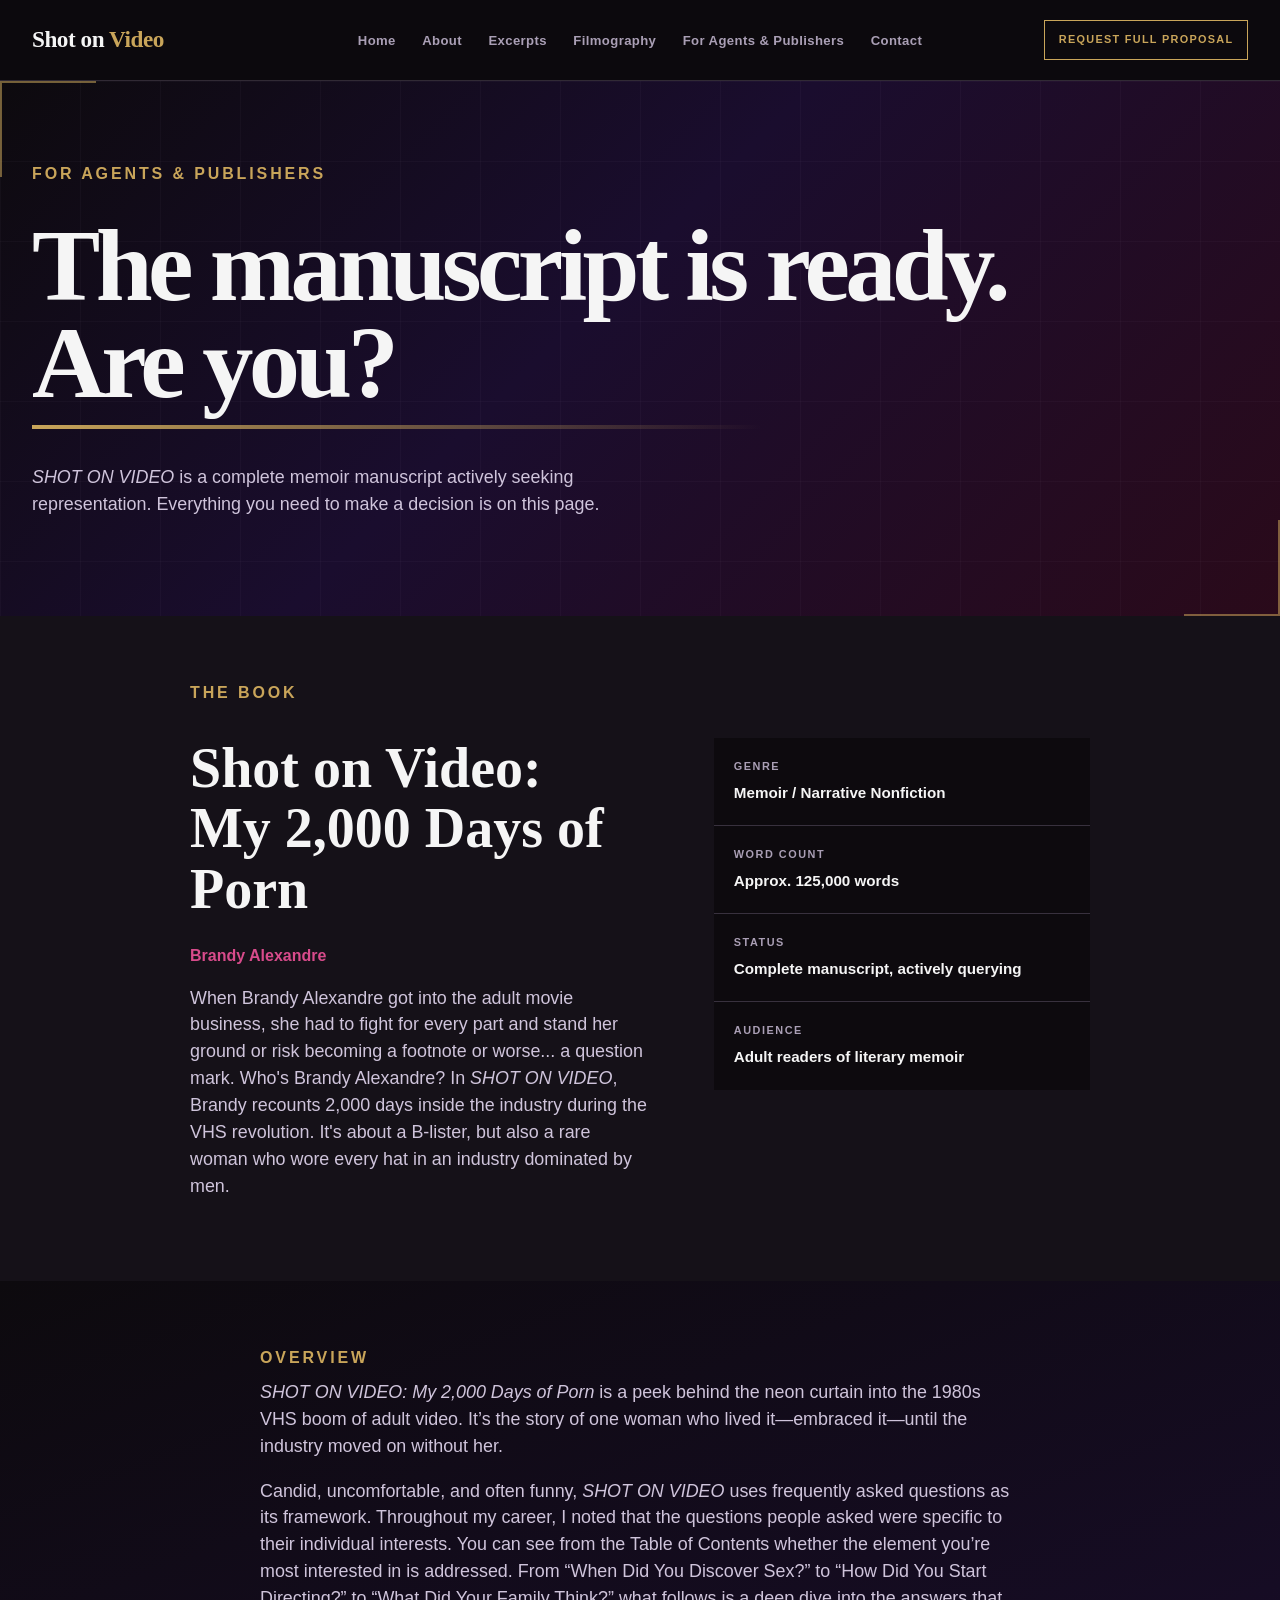
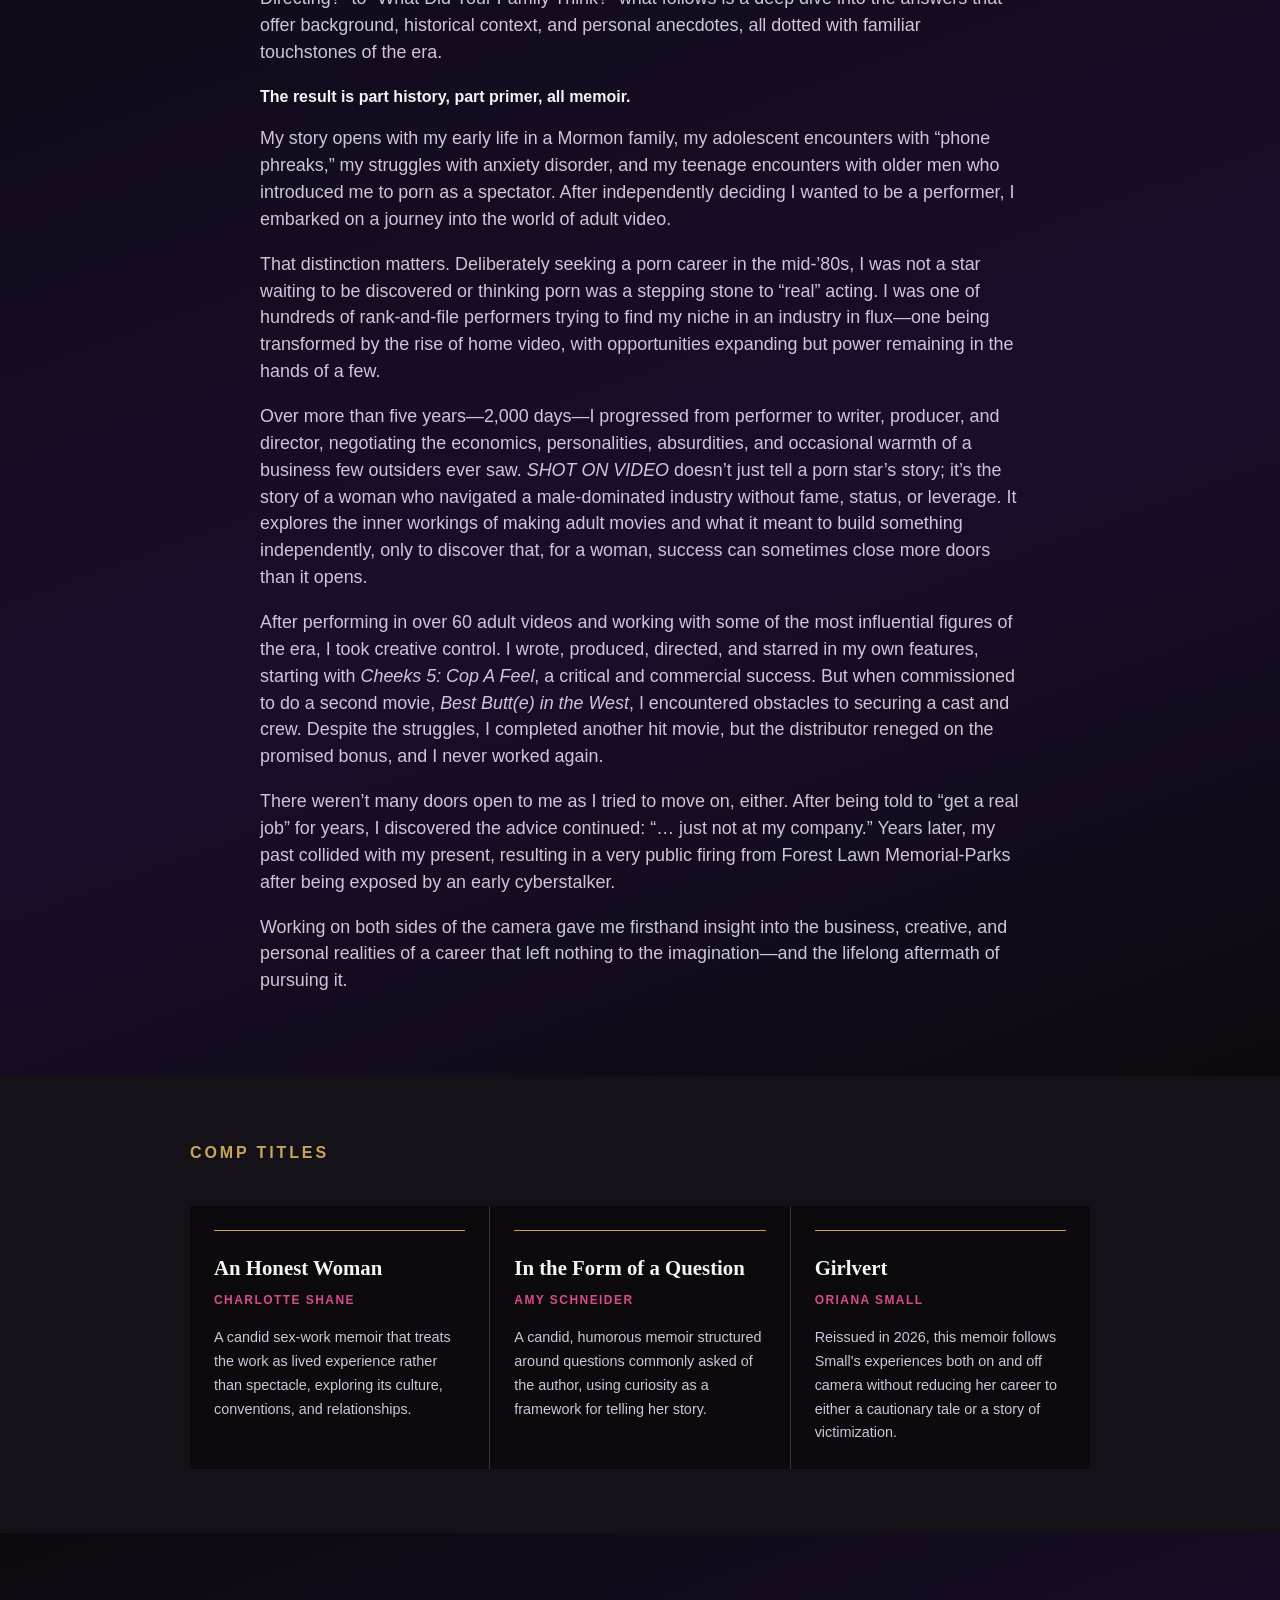
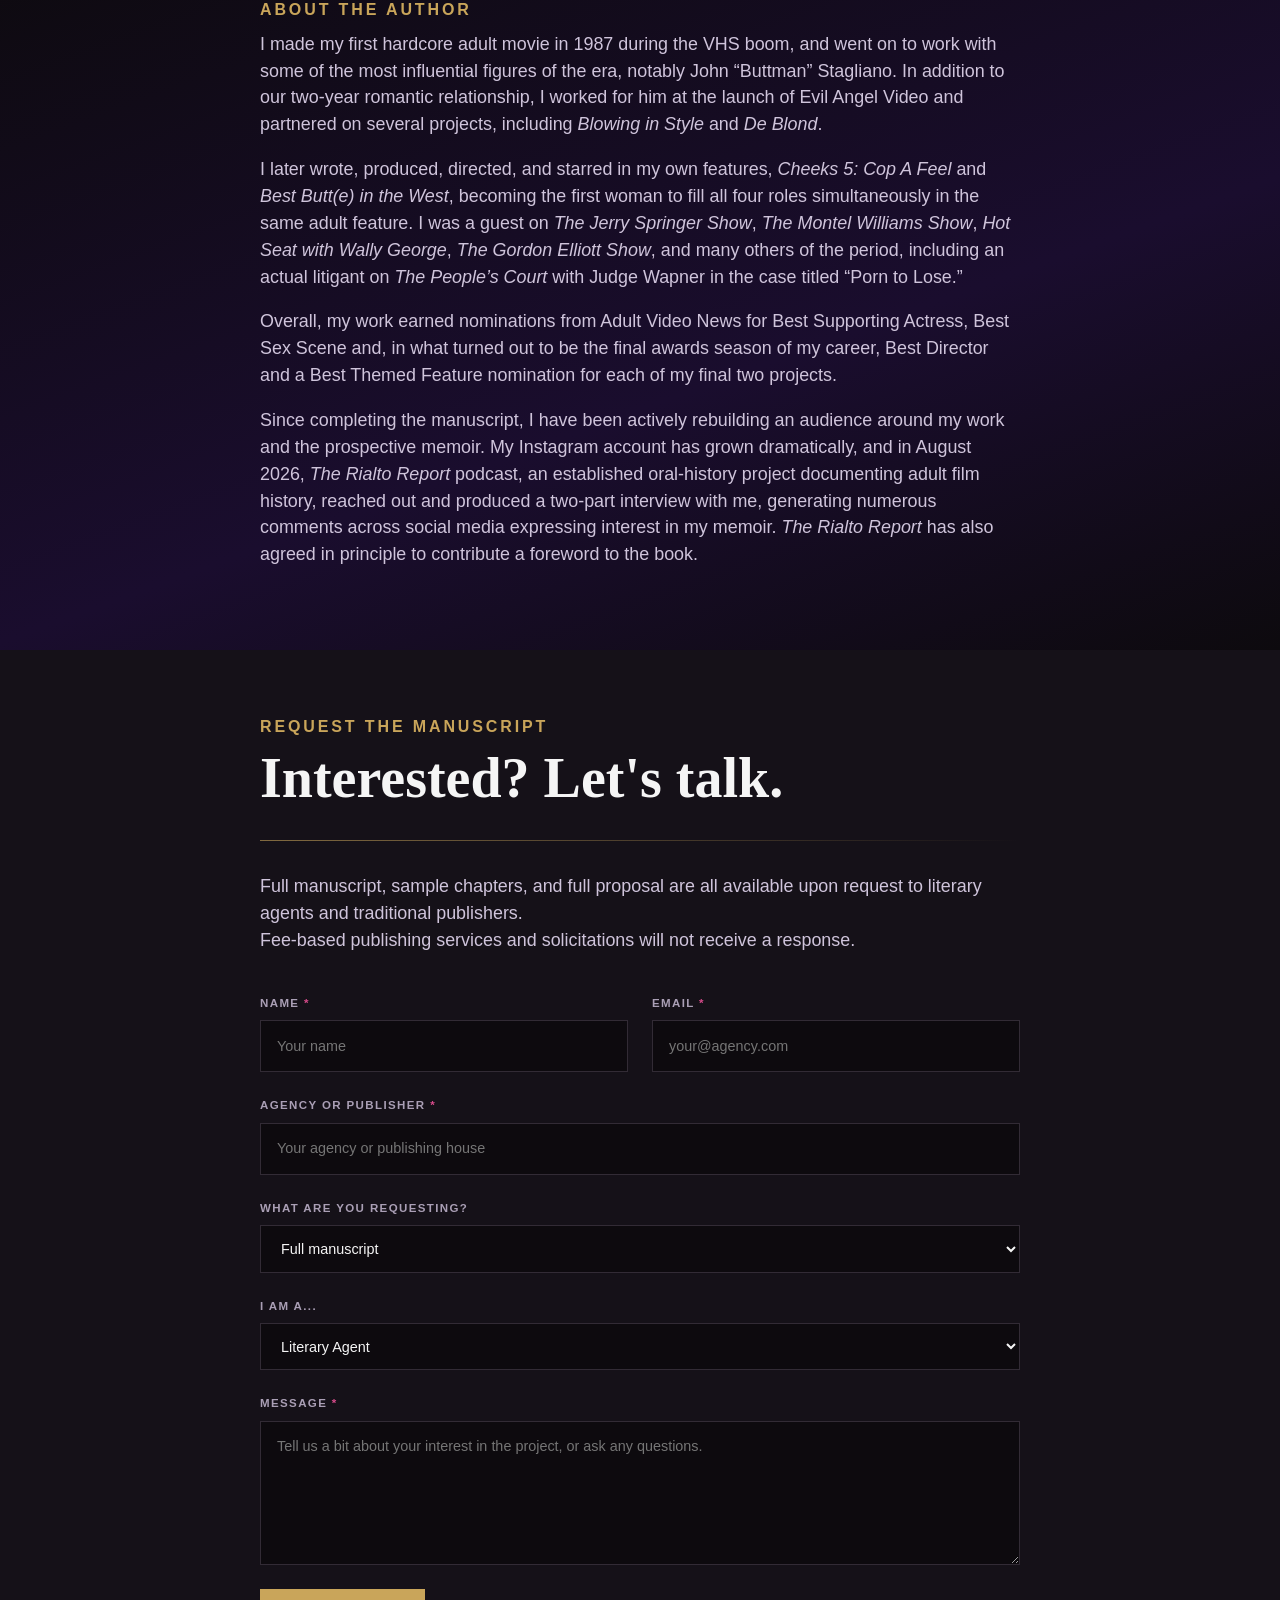
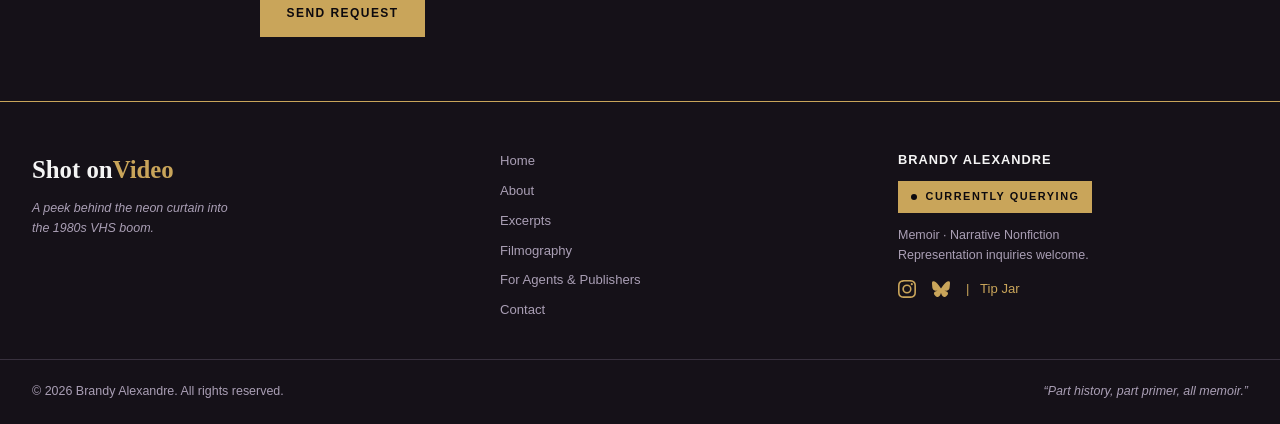
<file: for-agents.html>
<!DOCTYPE html>
<html lang="en">

<head>
  <meta charset="UTF-8">
  <meta name="viewport" content="width=device-width, initial-scale=1.0">

  <title>For Agents &amp; Publishers — Shot on Video by Brandy Alexandre</title>

  <meta
    name="description"
    content="Complete memoir manuscript available upon request. Shot on Video: My 2,000 Days of Porn by Brandy Alexandre — approx. 125,000 words, memoir/narrative nonfiction, actively querying."
  >

  <link rel="canonical" href="https://shotonvideo.com/for-agents.html">

  <meta
    property="og:title"
    content="For Agents &amp; Publishers — Shot on Video by Brandy Alexandre"
  >

  <meta
    property="og:description"
    content="Complete memoir manuscript available upon request. Shot on Video: My 2,000 Days of Porn by Brandy Alexandre — approx. 125,000 words, memoir/narrative nonfiction, actively querying."
  >

  <meta property="og:type" content="website">
  <meta property="og:url" content="https://shotonvideo.com/for-agents.html">
  <meta
    property="og:image"
    content="https://shotonvideo.com/assets/images/BBITWFace.jpg"
  >

  <meta name="twitter:card" content="summary_large_image">

  <meta
    name="twitter:title"
    content="For Agents &amp; Publishers — Shot on Video by Brandy Alexandre"
  >

  <meta
    name="twitter:description"
    content="Complete memoir manuscript available upon request. Shot on Video: My 2,000 Days of Porn by Brandy Alexandre — approx. 125,000 words, memoir/narrative nonfiction, actively querying."
  >

  <meta
    name="twitter:image"
    content="https://shotonvideo.com/assets/images/BBITWFace.jpg"
  >

  <script type="application/ld+json">
  {
    "@context": "https://schema.org",
    "@type": "WebPage",
    "@id": "https://shotonvideo.com/for-agents.html/#webpage",
    "name": "For Agents & Publishers — Shot on Video by Brandy Alexandre",
    "url": "https://shotonvideo.com/for-agents.html/",
    "isPartOf": {
      "@id": "https://shotonvideo.com/#website"
    },
    "about": {
      "@id": "https://shotonvideo.com/#book"
    }
  }
  </script>

  <link rel="stylesheet" href="assets/css/site.css">
  <script src="assets/js/site.js" defer></script>
</head>


<body>


<!-- ============================================================
     HEADER
     ============================================================ -->

<header class="site-header">

  <div class="container header-inner">

    <a class="site-title" href="" aria-label="Shot on Video home">
      <span>Shot on</span> <span class="accent">Video</span>
    </a>

    <button
      class="menu-toggle"
      type="button"
      aria-expanded="false"
      aria-controls="main-nav"
    >
      <span class="sr-only">Toggle menu</span>
      <span></span>
      <span></span>
      <span></span>
    </button>

    <nav
      class="main-nav"
      id="main-nav"
      aria-label="Main navigation"
    >
      <a href="index.html">Home</a>
      <a href="about.html">About</a>
      <a href="excerpts.html">Excerpts</a>
      <a href="filmography.html">Filmography</a>
      <a href="">For Agents &amp; Publishers</a>
      <a href="contact.html">Contact</a>
    </nav>

    <a class="header-cta" href="for-agents.html#request-proposal">
  Request Full Proposal
</a>

  </div>

</header>



<main>


<!-- ============================================================
     HERO
     ============================================================ -->

<section class="hero">

  <div class="hero-grid" aria-hidden="true"></div>
  <div class="hero-corner hero-corner-top" aria-hidden="true"></div>
  <div class="hero-corner hero-corner-bottom" aria-hidden="true"></div>

  <div
    class="hero-copy"
    style="
      padding: 5rem 2rem;
      width: 100%;
      position: relative;
      z-index: 1;
    "
  >

    <p class="eyebrow">
      For agents &amp; publishers
    </p>

    <div>

      <h1>
        The manuscript is ready.<br>
        Are you?
      </h1>

      <div class="title-rule"></div>

    </div>

    <p class="lead">
      <em>SHOT ON VIDEO</em> is a complete memoir manuscript actively seeking<br>
      representation. Everything you need to make a decision is on this page.
    </p>

  </div>

</section>



<!-- ============================================================
     THE BOOK
     ============================================================ -->

<section class="section section-card">

  <div class="container medium">

    <p class="eyebrow">
      The book
    </p>

    <div class="agents-book-grid">


      <div>

        <h2>
          Shot on Video:<br>
          My 2,000 Days of Porn
        </h2>
<p style="color: var(--hot-accent);">
  <strong>Brandy Alexandre</strong>
</p>
        <p class="lead">
          When Brandy Alexandre got into the adult movie business, she had to
          fight for every part and stand her ground or risk becoming a footnote
          or worse... a question mark. Who's Brandy Alexandre? In <em>SHOT ON VIDEO</em>, Brandy
          recounts 2,000 days inside the industry during the VHS
          revolution. It's about a B-lister, but also a rare woman who wore
          every hat in an industry dominated by men.
        </p>

      </div>


      <div class="book-details">

        <div class="book-detail">
          <span class="fact-label">Genre</span>
          <span class="fact-value">Memoir / Narrative Nonfiction</span>
        </div>

        <div class="book-detail">
          <span class="fact-label">Word count</span>
          <span class="fact-value">Approx. 125,000 words</span>
        </div>

        <div class="book-detail">
          <span class="fact-label">Status</span>
          <span class="fact-value">
            Complete manuscript, actively querying
          </span>
        </div>

        <div class="book-detail">
          <span class="fact-label">Audience</span>
          <span class="fact-value">
            Adult readers of literary memoir
          </span>
        </div>

      </div>


    </div>

  </div>

</section>



<!-- ============================================================
     SYNOPSIS
     ============================================================ -->

<section class="section section-gradient">

  <div class="container narrow">

    <p class="eyebrow">
      Overview
    </p>

    <p class="lead">
      <em>SHOT ON VIDEO: My 2,000 Days of Porn</em> is a peek behind the neon curtain 
      into the 1980s VHS boom of adult video.  It’s the story of one woman who lived 
      it—embraced it—until the industry moved on without her.
    </p>

    <p class="lead">
      Candid, uncomfortable, and often funny, <EM>SHOT ON VIDEO</EM> uses frequently asked questions 
      as its framework.  Throughout my career, I noted that the questions people asked were 
      specific to their individual interests.  You can see from the Table of Contents whether 
      the element you’re most interested in is addressed.  From “When Did You Discover Sex?” 
      to “How Did You Start Directing?” to “What Did Your Family Think?” what follows is a 
      deep dive into the answers that offer background, historical context, and personal 
      anecdotes, all dotted with familiar touchstones of the era.</p>      
      
    <p><b>The result is part history, part primer, all memoir.</b></p>

    <p class="lead">
      My story opens with my early life in a Mormon family, my adolescent encounters with
      “phone phreaks,” my struggles with anxiety disorder, and my teenage encounters with 
      older men who introduced me to porn as a spectator.  After independently deciding I 
      wanted to be a performer, I embarked on a journey into the world of adult video.
    </p>

    <p class="lead">That distinction matters.  Deliberately seeking a porn career in the mid-’80s, I was 
      not a star waiting to be discovered or thinking porn was a stepping stone to “real” acting.  
      I was one of hundreds of rank-and-file performers trying to find my niche in an industry 
      in flux—one being transformed by the rise of home video, with opportunities expanding but 
      power remaining in the hands of a few.</p>

    <p class="lead">Over more than five years—2,000 days—I progressed from performer to writer, producer, 
        and director, negotiating the economics, personalities, absurdities, and occasional warmth 
        of a business few outsiders ever saw.  <em>SHOT ON VIDEO</em> doesn’t just tell a porn star’s story; 
        it’s the story of a woman who navigated a male-dominated industry without fame, status, or 
        leverage.  It explores the inner workings of making adult movies and what it meant to build 
        something independently, only to discover that, for a woman, success can sometimes close 
        more doors than it opens.</p>

   <p class="lead">After performing in over 60 adult videos and working with some of the most influential 
      figures of the era, I took creative control.  I wrote, produced, directed, and starred in 
      my own features, starting with <em>Cheeks 5: Cop A Feel</em>, a critical and commercial success.  
      But when commissioned to do a second movie, <em>Best Butt(e) in the West</em>, I encountered 
      obstacles to securing a cast and crew.  Despite the struggles, I completed another hit 
      movie, but the distributor reneged on the promised bonus, and I never worked again.</p>

    <p class="lead">There weren’t many doors open to me as I tried to move on, either.  After being told to 
      “get a real job” for years, I discovered the advice continued: “… just not at my company.”  
      Years later, my past collided with my present, resulting in a very public firing from Forest 
      Lawn Memorial-Parks after being exposed by an early cyberstalker.</p>

<p class="lead">Working on both sides of the camera gave me firsthand insight into the business, creative, 
  and personal realities of a career that left nothing to the imagination—and the lifelong aftermath 
  of pursuing it.</p>
  </div>

</section>



<!-- ============================================================
     COMP TITLES
     ============================================================ -->

<section class="section section-card">

  <div class="container medium">

    <p class="eyebrow">Comp titles</p>

    <div class="comp-grid">

      <article class="comp-card">

        <div class="comp-rule"></div>

        <h3>An Honest Woman</h3>

        <p class="hot-accent">
          <strong>Charlotte Shane</strong>
        </p>

        <p>
          A candid sex-work memoir that treats the work as lived experience rather than spectacle, exploring its culture, conventions, and relationships.
        </p>

      </article>


      <article class="comp-card">

        <div class="comp-rule"></div>

        <h3>In the Form of a Question</h3>

        <p class="hot-accent">
          <strong>Amy Schneider</strong>
        </p>

        <p>
         A candid, humorous memoir structured around questions commonly asked of the author, using curiosity as a framework for telling her story. 
        </p>

      </article>


      <article class="comp-card">

        <div class="comp-rule"></div>

        <h3>Girlvert</h3>

        <p class="hot-accent">
          <strong>Oriana Small</strong>
        </p>

        <p>
          Reissued in 2026, this memoir follows Small's experiences both on and off camera without reducing her career to either a cautionary tale or a story of victimization.
        </p>

      </article>

    </div>

  </div>

</section>



<!-- ============================================================
     ABOUT THE AUTHOR
     ============================================================ -->

<section class="section section-gradient">

  <div class="container narrow">

    <p class="eyebrow">
      About the author
    </p>

    <p class="lead">
    I made my first hardcore adult movie in 1987 during the VHS boom, and went on to 
    work with some of the most influential figures of the era, notably John “Buttman” 
    Stagliano.  In addition to our two-year romantic relationship, I worked for him at 
    the launch of Evil Angel Video and partnered on several projects, including 
    <em>Blowing in Style</em> and <em>De Blond</em>.
    </p>

    <p class="lead">I later wrote, produced, directed, and starred in my own features, 
      <em>Cheeks 5: Cop A Feel</em> and <em>Best Butt(e) in the West</em>, becoming the 
      first woman to fill all four roles simultaneously in the same adult feature.  
      I was a guest on <em>The Jerry Springer Show</em>, <em>The Montel Williams Show</em>, 
      <em>Hot Seat with Wally George</em>, <em>The Gordon Elliott Show</em>, and many 
      others of the period, including an actual litigant on <em>The People’s Court</em> 
      with Judge Wapner in the case titled “Porn to Lose.”</p>

    <P class="lead">Overall, my work earned nominations from Adult Video News for Best 
      Supporting Actress, Best Sex Scene and, in what turned out to be the final awards 
      season of my career, Best Director and a Best Themed Feature nomination for each 
      of my final two projects.</P>  

    <P class="lead">Since completing the manuscript, I have been actively rebuilding an 
      audience around my work and the prospective memoir.  My Instagram account has grown 
      dramatically, and in August 2026, <em>The Rialto Report</em> podcast, an established 
      oral-history project documenting adult film history, reached out and produced a 
      two-part interview with me, generating numerous comments across social media 
      expressing interest in my memoir.  <em>The Rialto Report</em> has also agreed in 
      principle to contribute a foreword to the book.</P> 
  </div>

</section>



<!-- ============================================================
     REQUEST THE MANUSCRIPT
     ============================================================ -->

<section class="section section-card">

  <div class="container narrow">

    <p class="eyebrow" id="request-proposal">
  Request the manuscript
</p>

    <h2>
      Interested? Let's talk.
    </h2>

    <div class="section-rule"></div>

    <p class="lead">
      Full manuscript, sample chapters, and full proposal are all available
      upon request to literary agents and traditional publishers.<br>
      Fee-based publishing services and solicitations will not receive a response.
    </p>


    <form
  class="request-form"
  action="https://api.web3forms.com/submit"
  method="POST"
>

  <input
    type="hidden"
    name="access_key"
    value="bc41e546-75fb-4c4f-9ae9-9d194cf97a7f"
  >

  <input
    type="hidden"
    name="subject"
    value="Shot on Video – Manuscript Request"
  >

  <input
    type="hidden"
    name="from_name"
    value="Shot on Video Website"
  >

  <input
    type="checkbox"
    name="botcheck"
    style="display:none"
  >


  <div class="form-row">

    <div class="form-field">

      <label for="name">
        Name <span class="hot-accent">*</span>
      </label>

      <input
        id="name"
        name="name"
        type="text"
        required
        placeholder="Your name"
      >

    </div>


    <div class="form-field">

      <label for="email">
        Email <span class="hot-accent">*</span>
      </label>

      <input
        id="email"
        name="email"
        type="email"
        required
        placeholder="your@agency.com"
      >

    </div>

  </div>


  <div class="form-field">

    <label for="agency">
      Agency or publisher <span class="hot-accent">*</span>
    </label>

    <input
      id="agency"
      name="agency"
      type="text"
      required
      placeholder="Your agency or publishing house"
    >

  </div>


  <div class="form-field">

    <label for="request-type">
      What are you requesting?
    </label>

    <select
      id="request-type"
      name="request_type"
    >
      <option value="Full manuscript">
        Full manuscript
      </option>

      <option value="Partial manuscript (first 50 pages)">
        Partial manuscript (first 50 pages)
      </option>

      <option value="Query letter + synopsis">
        Query letter + synopsis
      </option>

      <option value="Author bio">
        Author bio
      </option>

      <option value="General inquiry">
        General inquiry
      </option>
    </select>

  </div>


  <div class="form-field">

    <label for="role">
      I am a...
    </label>

    <select
      id="role"
      name="role"
    >
      <option value="Literary Agent">
        Literary Agent
      </option>

      <option value="Publisher">
        Publisher
      </option>

      <option value="Journalist / Media">
        Journalist / Media
      </option>

      <option value="Other Industry Professional">
        Other Industry Professional
      </option>
    </select>

  </div>


  <div class="form-field">

    <label for="message">
      Message <span class="hot-accent">*</span>
    </label>

    <textarea
      id="message"
      name="message"
      rows="5"
      required
      placeholder="Tell us a bit about your interest in the project, or ask any questions."
    ></textarea>

  </div>


  <button
    class="button button-primary"
    type="submit"
  >
    Send Request
  </button>

</form>

  </div>

</section>


</main>



<!-- ============================================================
     FOOTER
     ============================================================ -->

<footer class="site-footer">

  <div class="footer-accent"></div>

  <div class="container footer-grid">


    <div>

      <p class="footer-title">
        Shot on<span class="accent">Video</span>
      </p>

      <p class="footer-tagline">
        A peek behind the neon curtain into<br>
        the 1980s VHS boom.
      </p>

    </div>


    <nav
      class="footer-nav"
      aria-label="Footer links"
    >
      <a href="index.html">Home</a>
      <a href="about.html">About</a>
      <a href="excerpts.html">Excerpts</a>
      <a href="filmography.html">Filmography</a>
      <a href="">For Agents &amp; Publishers</a>
      <a href="contact.html">Contact</a>
    </nav>


    <div>

      <p class="footer-name">
        Brandy Alexandre
      </p>

      <div class="querying-badge footer-badge">
        <span class="query-dot" aria-hidden="true"></span>
        Currently Querying
      </div>

      <p class="footer-small">
        Memoir · Narrative Nonfiction<br>
        Representation inquiries welcome.
      </p>

      <div class="social-links">

        <a href="https://www.instagram.com/realbrandyalexandre/" target="_blank" rel="noopener noreferrer" aria-label="Instagram">
  <svg xmlns="http://www.w3.org/2000/svg" width="16" height="16" fill="currentColor" class="bi bi-instagram" viewBox="0 0 16 16">
  <path d="M8 0C5.829 0 5.556.01 4.703.048 3.85.088 3.269.222 2.76.42a3.9 3.9 0 0 0-1.417.923A3.9 3.9 0 0 0 .42 2.76C.222 3.268.087 3.85.048 4.7.01 5.555 0 5.827 0 8.001c0 2.172.01 2.444.048 3.297.04.852.174 1.433.372 1.942.205.526.478.972.923 1.417.444.445.89.719 1.416.923.51.198 1.09.333 1.942.372C5.555 15.99 5.827 16 8 16s2.444-.01 3.298-.048c.851-.04 1.434-.174 1.943-.372a3.9 3.9 0 0 0 1.416-.923c.445-.445.718-.891.923-1.417.197-.509.332-1.09.372-1.942C15.99 10.445 16 10.173 16 8s-.01-2.445-.048-3.299c-.04-.851-.175-1.433-.372-1.941a3.9 3.9 0 0 0-.923-1.417A3.9 3.9 0 0 0 13.24.42c-.51-.198-1.092-.333-1.943-.372C10.443.01 10.172 0 7.998 0zm-.717 1.442h.718c2.136 0 2.389.007 3.232.046.78.035 1.204.166 1.486.275.373.145.64.319.92.599s.453.546.598.92c.11.281.24.705.275 1.485.039.843.047 1.096.047 3.231s-.008 2.389-.047 3.232c-.035.78-.166 1.203-.275 1.485a2.5 2.5 0 0 1-.599.919c-.28.28-.546.453-.92.598-.28.11-.704.24-1.485.276-.843.038-1.096.047-3.232.047s-2.39-.009-3.233-.047c-.78-.036-1.203-.166-1.485-.276a2.5 2.5 0 0 1-.92-.598 2.5 2.5 0 0 1-.6-.92c-.109-.281-.24-.705-.275-1.485-.038-.843-.046-1.096-.046-3.233s.008-2.388.046-3.231c.036-.78.166-1.204.276-1.486.145-.373.319-.64.599-.92s.546-.453.92-.598c.282-.11.705-.24 1.485-.276.738-.034 1.024-.044 2.515-.045zm4.988 1.328a.96.96 0 1 0 0 1.92.96.96 0 0 0 0-1.92m-4.27 1.122a4.109 4.109 0 1 0 0 8.217 4.109 4.109 0 0 0 0-8.217m0 1.441a2.667 2.667 0 1 1 0 5.334 2.667 2.667 0 0 1 0-5.334"/>
</svg>
</a>

        <a href="https://bsky.app/profile/brandyalexandre.bsky.social" target="_blank" rel="noopener noreferrer" aria-label="Instagram">
  <svg xmlns="http://www.w3.org/2000/svg" width="16" height="16" fill="currentColor" class="bi bi-bluesky" viewBox="0 0 16 16">
  <path d="M3.468 1.948C5.303 3.325 7.276 6.118 8 7.616c.725-1.498 2.698-4.29 4.532-5.668C13.855.955 16 .186 16 2.632c0 .489-.28 4.105-.444 4.692-.572 2.04-2.653 2.561-4.504 2.246 3.236.551 4.06 2.375 2.281 4.2-3.376 3.464-4.852-.87-5.23-1.98-.07-.204-.103-.3-.103-.218 0-.081-.033.014-.102.218-.379 1.11-1.855 5.444-5.231 1.98-1.778-1.825-.955-3.65 2.28-4.2-1.85.315-3.932-.205-4.503-2.246C.28 6.737 0 3.12 0 2.632 0 .186 2.145.955 3.468 1.948"/>
</svg>
</a>

      <a href="tipjar.html" class="tipjar-link" aria-label="Brandy's Tip Jar"> |   Tip Jar</a></div>

    </div>


  </div>


  <div class="container footer-bottom">

    <p>
      © 2026 Brandy Alexandre. All rights reserved.
    </p>

    <p>
      <em>“Part history, part primer, all memoir.”</em>
    </p>

  </div>

</footer>


</body>

</html>
</file>
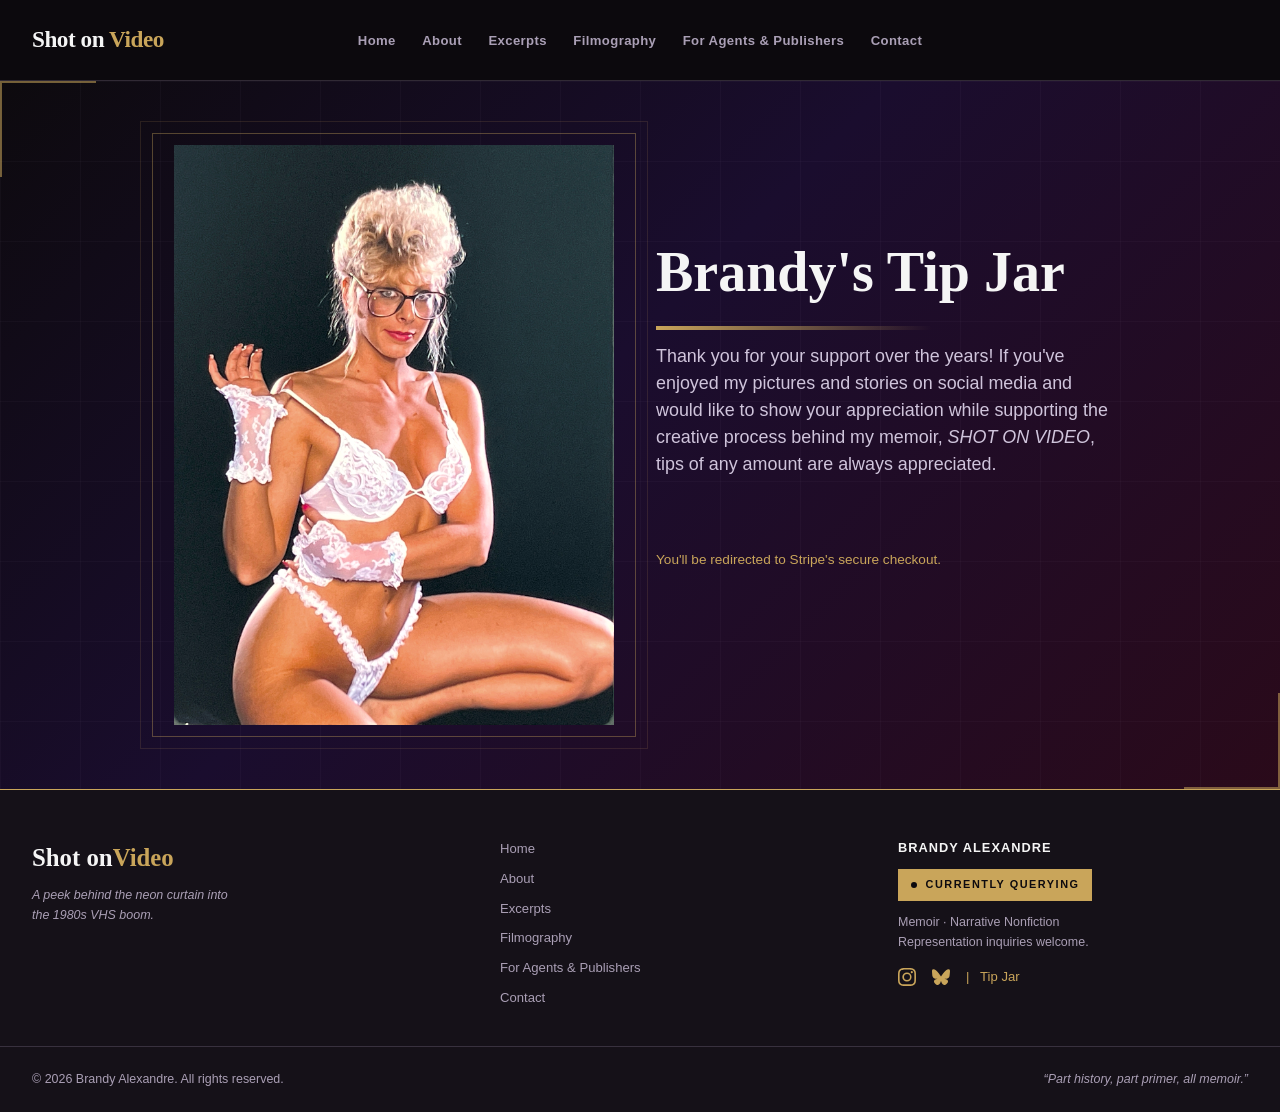
<file: tipjar.html>
<!DOCTYPE html>
<html lang="en">
<head>
  <meta charset="UTF-8">
  <meta name="viewport" content="width=device-width, initial-scale=1.0">

  <title>Brandy's Tip Jar</title>
  <meta name="description" content="Thank you for your support over the years! If you've enjoyed my stories on social media and would like to show your appreciation while supporting the creative process behind my memoir, SHOT ON VIDEO, tips of any amount are always appreciated.">
  <link rel="canonical" href="https://shotonvideo.com/tipjar.html">

  <meta property="og:title" content="Brandy's Tip Jar">
  <meta property="og:description" content="Thank you for your support over the years! If you've enjoyed my stories and would like to show your appreciation while supporting the creative process behind my memoir, SHOT ON VIDEO, tips of any amount are always appreciated.">
  <meta property="og:type" content="book">
  <meta property="og:url" content="https://shotonvideo.com/tipjar.html">
  <meta property="og:image" content="https://shotonvideo.com/assets/images/IMG_1663.jpg">

  <meta name="twitter:card" content="summary_large_image">
  <meta name="twitter:title" content="Shot on Video: My 2,000 Days of Porn">
  <meta name="twitter:description" content="A memoir by Brandy Alexandre. Currently seeking literary representation.">
  <meta name="twitter:image" content="https://shotonvideo.com/assets/images/IMG_1663.jpg">

  <script type="application/ld+json">
  {
    "@context": "https://schema.org",
    "@graph": [
      {"@type":"WebSite","@id":"https://shotonvideo.com/#website","name":"Shot on Video","url":"https://shotonvideo.com/"},
      {"@type":"Person","@id":"https://shotonvideo.com/#author","name":"Brandy Alexandre","url":"https://shotonvideo.com/","jobTitle":"Author"},
      {"@type":"Book","@id":"https://shotonvideo.com/#book","name":"Shot on Video: My 2,000 Days of Porn","author":{"@id":"https://shotonvideo.com/#author"},"genre":"Memoir","url":"https://shotonvideo.com/"},
      {"@type":"WebPage","@id":"https://shotonvideo.com/#webpage","url":"https://shotonvideo.com/","name":"Shot on Video: My 2,000 Days of Porn — Brandy Alexandre","isPartOf":{"@id":"https://shotonvideo.com/#website"},"about":{"@id":"https://shotonvideo.com/#book"}}
    ]
  }
  </script>

  <link rel="stylesheet" href="assets/css/site.css">
  <style>
  /* Tip Jar desktop layout */
  .hero-inner {
    grid-template-columns: minmax(0, 460px) minmax(0, 460px);
    gap: 2rem;
    justify-content: center;
  }

  .hero-image-wrap {
    margin-left: auto;
    margin-right: 0;
  }

  .hero-copy {
    align-items: flex-start;
  }

  /* Restore responsive layout */
  @media (max-width: 900px) {
    .hero-inner {
      grid-template-columns: 1fr;
      gap: 4rem;
    }

    .hero-image-wrap {
      margin-inline: auto;
    }

    .hero-copy {
      width: 100%;
      min-width: 0;
      margin-inline: auto;
    }
  }
</style>
</head>
<body>

<header class="site-header">
  <div class="container header-inner">
    <a class="site-title" href="" aria-label="Shot on Video home">
      <span>Shot on</span> <span class="accent">Video</span>
    </a>

    <button class="menu-toggle" type="button" aria-expanded="false" aria-controls="main-nav">
      <span class="sr-only">Toggle menu</span>
      <span></span><span></span><span></span>
    </button>

    <nav class="main-nav" id="main-nav" aria-label="Main navigation">
      
      <a href="">Home</a>
      <a href="about.html">About</a>
      <a href="excerpts.html">Excerpts</a>
      <a href="filmography.html">Filmography</a>
      <a href="for-agents.html">For Agents &amp; Publishers</a>
      <a href="contact.html">Contact</a>
    </nav>

    
  </div>
</header>

<main>

<section class="hero">
  <div class="hero-grid" aria-hidden="true"></div>
  <div class="hero-corner hero-corner-top" aria-hidden="true"></div>
  <div class="hero-corner hero-corner-bottom" aria-hidden="true"></div>

  <div class="container hero-inner">
    <div class="hero-image-wrap">
      <div class="image-frame image-frame-outer"></div>
      <div class="image-frame image-frame-inner"></div>
      <img class="hero-image"
           src="assets/images/IMG_1663.JPG"
           alt="Brandy Alexandre, author of Shot on Video">
    </div>

    <div class="hero-copy">
      
      <div>
        <h2>Brandy's Tip Jar</h2>
        <div class="title-rule"></div>
        <p class="lead">Thank you for your support over the years! If you've enjoyed my pictures and stories on social media and would like to show your appreciation while supporting the creative process behind my memoir, <em>SHOT ON VIDEO</em>, tips of any amount are always appreciated.</p>
      </div>

      <p class="lead">
        <script async
  src="https://js.stripe.com/v3/buy-button.js">
</script>

<stripe-buy-button
  buy-button-id="buy_btn_1UbNuuJJHxwWLHWvJhQjSTGj"
  publishable-key="pk_live_51TiHXFJJHxwWLHWv17KEoKQOxfnwmYVNFJbhCoCtKZZJPNRsFmhpWFknqYluOfNoLqhnf43NRjUHhtxZnjxT7WB600Lko9CUqj"
>
</stripe-buy-button><br>
<span style="font-size: 0.85rem; color: #C9A55A;">
  You'll be redirected to Stripe's secure checkout.
</p>
</p>
      
    </div>
  </div>
</section>

</main>

<footer class="site-footer">
  <div class="footer-accent"></div>

  <div class="container footer-grid">
    <div>
      <p class="footer-title">Shot on<span class="accent">Video</span></p>
      <p class="footer-tagline">A peek behind the neon curtain into<br>the 1980s VHS boom.</p>
    </div>

    <nav class="footer-nav" aria-label="Footer links">
      <a href="">Home</a>
      <a href="about.html">About</a>
      <a href="excerpts.html">Excerpts</a>
      <a href="filmography.html">Filmography</a>
      <a href="for-agents.html">For Agents &amp; Publishers</a>
      <a href="contact.html">Contact</a>
    </nav>

    <div>
      <p class="footer-name">Brandy Alexandre</p>
      <div class="querying-badge footer-badge">
        <span class="query-dot" aria-hidden="true"></span>
        Currently Querying
      </div>
      <p class="footer-small">Memoir · Narrative Nonfiction<br>Representation inquiries welcome.</p>

      <div class="social-links">
        <a href="https://www.instagram.com/realbrandyalexandre/" target="_blank" rel="noopener noreferrer" aria-label="Instagram">
  <svg xmlns="http://www.w3.org/2000/svg" width="16" height="16" fill="currentColor" class="bi bi-instagram" viewBox="0 0 16 16">
  <path d="M8 0C5.829 0 5.556.01 4.703.048 3.85.088 3.269.222 2.76.42a3.9 3.9 0 0 0-1.417.923A3.9 3.9 0 0 0 .42 2.76C.222 3.268.087 3.85.048 4.7.01 5.555 0 5.827 0 8.001c0 2.172.01 2.444.048 3.297.04.852.174 1.433.372 1.942.205.526.478.972.923 1.417.444.445.89.719 1.416.923.51.198 1.09.333 1.942.372C5.555 15.99 5.827 16 8 16s2.444-.01 3.298-.048c.851-.04 1.434-.174 1.943-.372a3.9 3.9 0 0 0 1.416-.923c.445-.445.718-.891.923-1.417.197-.509.332-1.09.372-1.942C15.99 10.445 16 10.173 16 8s-.01-2.445-.048-3.299c-.04-.851-.175-1.433-.372-1.941a3.9 3.9 0 0 0-.923-1.417A3.9 3.9 0 0 0 13.24.42c-.51-.198-1.092-.333-1.943-.372C10.443.01 10.172 0 7.998 0zm-.717 1.442h.718c2.136 0 2.389.007 3.232.046.78.035 1.204.166 1.486.275.373.145.64.319.92.599s.453.546.598.92c.11.281.24.705.275 1.485.039.843.047 1.096.047 3.231s-.008 2.389-.047 3.232c-.035.78-.166 1.203-.275 1.485a2.5 2.5 0 0 1-.599.919c-.28.28-.546.453-.92.598-.28.11-.704.24-1.485.276-.843.038-1.096.047-3.232.047s-2.39-.009-3.233-.047c-.78-.036-1.203-.166-1.485-.276a2.5 2.5 0 0 1-.92-.598 2.5 2.5 0 0 1-.6-.92c-.109-.281-.24-.705-.275-1.485-.038-.843-.046-1.096-.046-3.233s.008-2.388.046-3.231c.036-.78.166-1.204.276-1.486.145-.373.319-.64.599-.92s.546-.453.92-.598c.282-.11.705-.24 1.485-.276.738-.034 1.024-.044 2.515-.045zm4.988 1.328a.96.96 0 1 0 0 1.92.96.96 0 0 0 0-1.92m-4.27 1.122a4.109 4.109 0 1 0 0 8.217 4.109 4.109 0 0 0 0-8.217m0 1.441a2.667 2.667 0 1 1 0 5.334 2.667 2.667 0 0 1 0-5.334"/>
</svg>
</a>

        <a href="https://bsky.app/profile/brandyalexandre.bsky.social" target="_blank" rel="noopener noreferrer" aria-label="BlueSky">
  <svg xmlns="http://www.w3.org/2000/svg" width="16" height="16" fill="currentColor" class="bi bi-bluesky" viewBox="0 0 16 16">
  <path d="M3.468 1.948C5.303 3.325 7.276 6.118 8 7.616c.725-1.498 2.698-4.29 4.532-5.668C13.855.955 16 .186 16 2.632c0 .489-.28 4.105-.444 4.692-.572 2.04-2.653 2.561-4.504 2.246 3.236.551 4.06 2.375 2.281 4.2-3.376 3.464-4.852-.87-5.23-1.98-.07-.204-.103-.3-.103-.218 0-.081-.033.014-.102.218-.379 1.11-1.855 5.444-5.231 1.98-1.778-1.825-.955-3.65 2.28-4.2-1.85.315-3.932-.205-4.503-2.246C.28 6.737 0 3.12 0 2.632 0 .186 2.145.955 3.468 1.948"/>
</svg>
</a>
      <a href="tipjar.html" class="tipjar-link" aria-label="Brandy's Tip Jar"> |   Tip Jar</a></div>
    </div>
  </div>

  <div class="container footer-bottom">
    <p>© 2026 Brandy Alexandre. All rights reserved.</p>
    <p><em>“Part history, part primer, all memoir.”</em></p>
  </div>
</footer>

</body>
</html>
</file>
<file: assets/css/site.css>
:root {
  --background: #0d0a0e;
  --card: #151118;
  --foreground: #f5f5f5;
  --muted: #cfc4db;
  --muted-2: #aa9fb5;
  --accent: #c9a55a;
  --hot-accent: #d84b8b;
  --primary: #d7c4e8;
  --border: rgba(215, 196, 232, 0.18);
  --font-heading: "Times New Roman", Times, serif;
  --font-body: Arial, Helvetica, sans-serif;
}

*,
*::before,
*::after { box-sizing: border-box; }

html { scroll-behavior: smooth; }

body {
  margin: 0;
  background: var(--background);
  color: var(--foreground);
  font-family: var(--font-body);
  line-height: 1.6;
}

img { display: block; max-width: 100%; }
a { color: inherit; text-decoration: none; }
button, input, select, textarea { font: inherit; }

.container {
  width: min(var(--max-width), calc(100% - 8rem));
  margin-inline: auto;
}
.narrow { max-width: 760px; }
.medium { max-width: 900px; }
.centered { text-align: center; }

.sr-only {
  position: absolute;
  width: 1px; height: 1px;
  padding: 0; margin: -1px;
  overflow: hidden;
  clip: rect(0, 0, 0, 0);
  white-space: nowrap;
  border: 0;
}

/* Header */
.site-header {
  position: sticky;
  top: 0;
  z-index: 1000;
  background: rgba(13, 10, 14, 0.96);
  border-bottom: 1px solid var(--border);
  backdrop-filter: blur(10px);
}
.header-inner {
  min-height: 80px;
  display: grid;
  grid-template-columns: 1fr auto 1fr;
  align-items: center;
  gap: 2rem;
  padding-inline: 2rem;
}
.site-title {
  flex: 0 0 auto;
  font-family: var(--font-heading);
  font-size: 1.45rem;
  font-weight: 700;
  letter-spacing: -0.02em;
}

.accent { color: var(--accent); }
.hot-accent {
  color: var(--hot-accent);
}
.main-nav {
  display: flex;
  align-items: center;
  gap: 1.65rem;
  justify-content: center;
}

.main-nav a {
  position: relative;
  color: var(--muted-2);
  font-size: 0.82rem;
  font-weight: 600;
  font-family: var(--font-body);
  letter-spacing: 0.03em;
  padding-block: 0.35rem;
}

.main-nav a:hover,
.main-nav a.active { color: var(--foreground); }

.main-nav a::after {
  content: "";
  position: absolute;
  left: 0;
  right: 100%;
  bottom: 0;
  height: 1px;
  background: var(--accent);
  transition: right 180ms ease;
}

.main-nav a:hover::after,
.main-nav a.active::after { right: 0; }

.header-cta {
  flex: 0 0 auto;
  border: 1px solid var(--accent);
  color: var(--accent);
  padding: 0.65rem 0.85rem;
  font-size: 0.68rem;
  font-weight: 700;
  text-transform: uppercase;
  letter-spacing: 0.12em;
  justify-self: end;
}

.header-cta:hover {
  background: var(--accent);
  color: var(--background);
}

.menu-toggle {
  display: none;
  width: 42px; height: 42px;
  margin-left: auto;
  border: 0;
  background: transparent;
  color: var(--foreground);
  cursor: pointer;
}

.menu-toggle span:not(.sr-only) {
  display: block;
  width: 22px; height: 2px;
  margin: 4px auto;
  background: currentColor;
}

/* Typography */
h1, h2, h3 {
  font-family: var(--font-heading);
  margin-top: 0;
  color: var(--foreground);
}

h1 {
  margin-bottom: 0;
  font-size: clamp(3rem, 8vw, 6.5rem);
  line-height: 0.95;
  letter-spacing: -0.045em;
  font-weight: 800;
}

h2 {
  margin-bottom: 1.5rem;
  font-size: clamp(2.5rem, 5vw, 3.5rem);
  line-height: 1.08;
}

p { margin-top: 0; }

.eyebrow {
  color: var(--accent);
  margin-bottom: 0.5rem;
  font-size: 1rem;
  font-weight: 700;
  text-transform: uppercase;
  letter-spacing: 0.18em;
}

.lead {
  color: var(--muted);
  font-size: clamp(1rem, 2vw, 1.12rem);
  line-height: 1.5;
}

.section-kicker {
  color: var(--muted);
  margin-top: -0.4rem;
  margin-bottom: 4rem;
}

/* Hero */
.hero {
  position: relative;
  display: flex;
  align-items: center;
  overflow: hidden;
  background: linear-gradient(135deg, #0d0a0e 0%, #1a0d2e 45%, #2a0a1a 100%);
}

.hero-grid {
  position: absolute;
  inset: 0;
  pointer-events: none;
  opacity: 0.23;
  background-image:
    linear-gradient(rgba(215, 196, 232, 0.14) 1px, transparent 1px),
    linear-gradient(90deg, rgba(215, 196, 232, 0.14) 1px, transparent 1px);
  background-size: 80px 80px;
}

.hero-corner {
  position: absolute;
  width: 96px;
  height: 96px;
  opacity: 0.55;
  pointer-events: none;
}

.hero-corner-top {
  top: 0; left: 0;
  border-top: 2px solid var(--accent);
  border-left: 2px solid var(--accent);
}

.hero-corner-bottom {
  right: 0;
  bottom: 0;
  border-right: 2px solid var(--accent);
  border-bottom: 2px solid var(--accent);
}

.hero-inner {
  position: relative;
  z-index: 1;
  display: grid;
  grid-template-columns: minmax(0, 0.95fr) minmax(0, 1.05fr);
  align-items: center;
  gap: clamp(3rem, 6vw, 6rem);
  padding-block: clamp(4rem, 8vw, 4rem);
}

.hero-image-wrap {
  position: relative;
  width: min(100%, 460px);
  margin-inline: auto;
}

.image-frame { position: absolute; pointer-events: none; }
.image-frame-inner {
  inset: -12px;
  border: 1px solid rgba(201, 165, 90, 0.38);
}
.image-frame-outer {
  inset: -24px;
  border: 1px solid rgba(201, 165, 90, 0.14);
}

.hero-image {
  position: relative;
  z-index: 1;
  width: 100%;
  max-height: 580px;
  object-fit: contain;
  filter: saturate(0.92) contrast(1.04);
}

.hero-copy {
  display: flex;
  flex-direction: column;
  gap: 1.4rem;
}

.querying-badge {
  width: fit-content;
  display: inline-flex;
  align-items: center;
  gap: 0.55rem;
  background: var(--accent);
  color: var(--background);
  padding: 0.45rem 0.8rem;
  font-size: 0.68rem;
  font-weight: 800;
  text-transform: uppercase;
  letter-spacing: 0.14em;
}

.query-dot {
  width: 6px; height: 6px;
  border-radius: 50%;
  background: currentColor;
}

.title-rule {
  width: 60%;
  height: 4px;
  margin: 0.85rem 0 0.8rem;
  background: linear-gradient(90deg, var(--accent), transparent);
}

.hero-subtitle {
  margin: 0;
  color: var(--accent);
  font-family: var(--font-heading);
  font-style: italic;
  font-size: clamp(1.35rem, 3vw, 2rem);
}

.byline {
  margin: 0;
  color: var(--muted-2);
  font-size: 0.78rem;
  font-weight: 700;
  text-transform: uppercase;
  letter-spacing: 0.14em;
}

.byline strong { color: var(--foreground); }

.hero-tagline {
  margin: 0;
  max-width: 650px;
  color: var(--hot-accent);
  font-family: var(--font-heading);
  font-size: clamp(1.55rem, 3vw, 2rem);
  font-style: italic;
  line-height: 1.5;
}

.hero-actions {
  display: flex;
  flex-wrap: wrap;
  gap: 1rem;
  padding-top: 0.4rem;
}

/* Buttons */
.button {
  display: inline-flex;
  align-items: center;
  justify-content: center;
  min-height: 30px;
  padding: 0.85rem 1.6rem;
  font-size: 0.75rem;
  font-weight: 800;
  text-transform: uppercase;
  letter-spacing: 0.12em;
  transition: transform 160ms ease, background 160ms ease, color 160ms ease, border-color 160ms ease;
}
.button:hover { transform: translateY(-1px); }

.button-primary {
  background: var(--accent);
  color: var(--background);
  border: 1px solid var(--accent);
}

.button-secondary {
  border: 1px solid var(--border);
  color: var(--muted);
}
.button-secondary:hover {
  border-color: var(--accent);
  color: var(--foreground);
}

/* Sections */
.section { padding-block: clamp(4rem, 8vw, 4rem); }
.section-card { background: var(--card); }
.section-gradient {
  background: linear-gradient(160deg, #0d0a0e 0%, #1a0d2e 60%, #0d0a0e 100%);
}

.dropcap-heading {
  display: flex;
  align-items: flex-start;
  gap: 1rem;
}

.dropcap-heading h2 { margin-bottom: 0; }

.dropcap {
  flex: 0 0 auto;
  color: var(--hot-accent);
  font-family: var(--font-heading);
  font-size: 5rem;
  line-height: 0.82;
  font-weight: 800;
}

.section-rule {
  height: 1px;
  margin: 2rem 0;
  background: linear-gradient(90deg, rgba(201, 165, 90, 0.6), transparent);
}

/* Excerpts */
.excerpts { max-width: 900px; }
.quote-stack { display: grid; gap: 4rem; }

.featured-quote {
  position: relative;
  margin-top: 3rem;
  margin-bottom: 0;
  padding-left: 1.6rem;
  border-left: 2px solid;
}

.featured-quote::before {
  content: "“";
  position: absolute;
  top: -3.4rem;
  left: -0.7rem;
  font-family: var(--font-heading);
  font-size: 8rem;
  font-weight: 800;
  line-height: 1;
  opacity: 0.13;
}

.featured-quote p {
  margin-bottom: 1rem;
  font-family: var(--font-heading);
  font-size: clamp(1.25rem, 3vw, 2rem);
  font-style: italic;
  line-height: 1.25;
}

.featured-quote cite {
  color: var(--muted-2);
  font-size: 0.67rem;
  font-style: normal;
  font-weight: 700;
  text-transform: uppercase;
  letter-spacing: 0.12em;
}

.primary-quote { border-color: var(--hot-accent); }
.primary-quote p { color: var(--hot-accent); }
.accent-quote { border-color: var(--accent); }
.accent-quote p { color: var(--accent); }

.more-link-wrap { margin-top: 4rem; }

.text-link {
  color: var(--accent);
  border-bottom: 1px solid rgba(201, 165, 90, 0.45);
  padding-bottom: 0.2rem;
  font-size: 0.75rem;
  font-weight: 700;
  text-transform: uppercase;
  letter-spacing: 0.12em;
}

/* Facts */
.facts-grid {
  display: grid;
  grid-template-columns: repeat(2, minmax(0, 1fr));
  gap: 1px;
  margin: 2.2rem 0 2.4rem;
  background: var(--border);
}

.fact {
  display: flex;
  flex-direction: column;
  gap: 0.3rem;
  background: var(--background);
  padding: 1.3rem;
}

.fact-label {
  color: var(--muted-2);
  font-size: 0.68rem;
  font-weight: 700;
  text-transform: uppercase;
  letter-spacing: 0.14em;
}

.fact-value {
  color: var(--foreground);
  font-size: 0.95rem;
  font-weight: 600;
}

/* Footer */
.site-footer { background: var(--card); }
.footer-accent { height: 1px; background: var(--accent); }

.footer-grid {
  display: grid;
  grid-template-columns: 1.2fr 1fr 1fr;
  gap: 3rem;
  padding-block: 3rem 2.4rem;
  padding-inline: 2rem;
}

.footer-title {
  margin-bottom: 0.55rem;
  color: var(--foreground);
  font-family: var(--font-heading);
  font-size: 1.55rem;
  font-weight: 700;
}

.footer-tagline,
.footer-small,
.footer-bottom {
  color: var(--muted-2);
  font-size: 0.78rem;
}

.footer-tagline { font-style: italic; }

.footer-nav {
  display: flex;
  flex-direction: column;
  gap: 0.55rem;
}

.footer-nav a,
.social-links a {
  width: fit-content;
  color: var(--muted-2);
  font-size: 0.82rem;
}

.footer-nav a:hover,
.social-links a:hover { color: var(--foreground); }

.footer-name {
  margin-bottom: 0.65rem;
  font-size: 0.8rem;
  font-weight: 700;
  text-transform: uppercase;
  letter-spacing: 0.08em;
}

.footer-badge { margin-bottom: 0.8rem; }

.social-links {
  display: flex;
  gap: 1rem;
  margin-top: 0.8rem;
}

.footer-bottom {
  display: flex;
  justify-content: space-between;
  gap: 2rem;
  padding-block: 1.4rem;
  padding-left: 2rem;
  padding-right: 2rem;
  border-top: 1px solid var(--border);
}
.footer-bottom p { margin: 0; }
/* ============================================================
   About Page
   ============================================================ */

.about-grid {
  display: grid;
  grid-template-columns: minmax(0, 0.9fr) minmax(0, 1.1fr);
  gap: 4rem;
  align-items: start;
  max-width: 1000px;
}

.about-photo-wrap {
  position: relative;
  width: 100%;
}

.about-photo {
  position: relative;
  z-index: 1;
  width: 100%;
  display: block;
  object-fit: cover;
}

.about-photo-caption {
  position: absolute;
  z-index: 2;
  left: 0;
  right: 0;
  bottom: 0;
  padding: 2.5rem 1.25rem 1rem;
  background: linear-gradient(
    to top,
    rgba(13, 10, 14, 0.9),
    transparent
  );
}

.about-photo-name {
  margin: 0;
  color: var(--accent);
  font-family: var(--font-heading);
  font-size: 1.15rem;
  font-weight: 700;
}

.about-photo-label {
  margin: 0;
  color: var(--muted-2);
  font-family: var(--font-body);
  font-size: 0.7rem;
  text-transform: uppercase;
  letter-spacing: 0.14em;
}

/* Responsive */
@media (max-width: 1050px) {
  .header-cta { display: none; }
  .main-nav { gap: 1.15rem; }
  .about-grid {
  grid-template-columns: 1fr;
  gap: 4rem;  }
}

@media (max-width: 900px) {
  .menu-toggle { display: block; }

  .main-nav {
    position: absolute;
    top: 80px;
    left: 0;
    right: 0;
    display: none;
    flex-direction: column;
    align-items: stretch;
    gap: 0;
    margin: 0;
    padding: 0.75rem 1.5rem 1.25rem;
    background: rgba(13, 10, 14, 0.99);
    border-bottom: 1px solid var(--border);
  }

  .main-nav.open { display: flex; }
  .main-nav a { padding: 0.8rem 0; }
  .main-nav a::after { display: none; }

  .hero-inner {
    grid-template-columns: 1fr;
    gap: 4rem;
  }

  .hero-copy {
    max-width: 760px;
    margin-inline: auto;
  }

  .footer-grid { grid-template-columns: 1fr 1fr; }
}

@media (max-width: 640px) {
  .container {
    width: min(var(--max-width), calc(100% - 6.5rem));
  }

  .site-title { font-size: 1.25rem; }
  .hero { min-height: auto; }

  .hero-actions { flex-direction: column; }
  .button { width: 100%; }

  .dropcap-heading { gap: 0.75rem; }
  .dropcap { font-size: 4rem; }

  .facts-grid { grid-template-columns: 1fr; }
  .footer-grid { grid-template-columns: 1fr; }

  .footer-bottom {
    flex-direction: column;
    gap: 0.5rem;
  }
}
/* ============================================================
   Filmography
   ============================================================ */

.film-stats-section {
  background: var(--card);
  border-bottom: 1px solid var(--border);
}

.film-stats {
  display: flex;
  gap: 5rem;
  padding-block: 2.5rem;
  padding-left: 2rem;
}

.film-stat {
  display: flex;
  flex-direction: column;
  gap: 0.2rem;
}

.film-stat-number {
  color: var(--accent);
  font-family: var(--font-heading);
  font-size: 2.5rem;
  font-weight: 800;
  line-height: 1;
}

.film-stat-label {
  color: var(--muted-2);
  font-family: var(--font-body);
  font-size: 0.72rem;
  font-weight: 700;
  letter-spacing: 0.12em;
  text-transform: uppercase;
}


/* Main filmography area */

.filmography-section {
  background: var(--card);
  padding-block: 7rem;
}

.filmography-inner {
  max-width: 1050px;
  position: relative;
  left: 7rem;
}


/* Legend */

.filmography-legend {
  display: flex;
  align-items: center;
  gap: 2.5rem;
  margin-bottom: 3rem;
  margin-left: 2rem;
  color: var(--muted-2);
  font-family: var(--font-body);
  font-size: 0.72rem;
  font-weight: 700;
  letter-spacing: 0.1em;
  text-transform: uppercase;
}

.filmography-legend > span {
  display: flex;
  align-items: center;
  gap: 0.65rem;
}


/* Title / Notes heading */

.filmography-header {
  display: grid;
  grid-template-columns: 1rem 22rem 1fr;
  gap: 0.5rem;
  padding-bottom: 0.75rem;
  margin-left: 2rem;
  border-bottom: 1px solid var(--border);
  color: var(--muted-2);
  font-family: var(--font-body);
  font-size: 0.72rem;
  font-weight: 700;
  letter-spacing: 0.12em;
  text-transform: uppercase;
}


/* Movie list */

.filmography-list {
  border-top: 0;
  margin-left: 2rem;
}

.film-row {
  display: grid;
  grid-template-columns: 1rem 22rem 1fr;
  gap: 0.5rem;
  align-items: start;
  padding: 0.75rem 0;
  border-bottom: 1px solid var(--border);
}

.film-dot {
  display: block;
  width: 0.5rem;
  height: 0.5rem;
  margin-top: 0.45rem;
  border-radius: 50%;
  background: var(--border);
}

.film-dot-accent {
  background: var(--accent);
}

.film-dot-primary {
  background: var(--hot-accent);
}

.film-title {
  color: var(--foreground);
  font-family: var(--font-heading);
  font-size: 1rem;
  font-weight: 700;
  line-height: 1.35;
}

.film-note {
  color: var(--muted-2);
  font-family: var(--font-body);
  font-size: 0.9rem;
  font-style: italic;
  line-height: 1.5;
}

.film-total {
  margin-top: 2rem;
  color: var(--muted-2);
  font-family: var(--font-body);
  font-size: 0.72rem;
  font-weight: 700;
  letter-spacing: 0.12em;
  text-transform: uppercase;
}


/* Mobile */

@media (max-width: 700px) {

  .film-stats {
    gap: 2rem;
  }

  .filmography-header {
    display: none;
  }

  .film-row {
    grid-template-columns: 1rem 1fr;
  }

  .film-note {
    grid-column: 2;
  }
}
/* ============================================================
   Agents Page
   ============================================================ */

/* The Book — text left, details right */

.agents-book-grid {
  display: grid;
  grid-template-columns: 1.1fr 0.9fr;
  gap: 4rem;
  align-items: start;
  margin-top: 2rem;
}

.book-details {
  display: grid;
  gap: 1px;
  background: var(--border);
}

.book-detail {
  display: flex;
  flex-direction: column;
  gap: 0.35rem;
  padding: 1.25rem;
  background: var(--background);
}


/* Manuscript request form */

.request-form {
  display: flex;
  flex-direction: column;
  gap: 1.5rem;
  margin-top: 2.5rem;
}

.form-row {
  display: grid;
  grid-template-columns: 1fr 1fr;
  gap: 1.5rem;
}

.form-field {
  display: flex;
  flex-direction: column;
  gap: 0.5rem;
}

.form-field label {
  color: var(--muted-2);
  font-size: 0.72rem;
  font-weight: 700;
  letter-spacing: 0.12em;
  text-transform: uppercase;
}

.form-field input,
.form-field select,
.form-field textarea {
  width: 100%;
  padding: 0.85rem 1rem;
  border: 1px solid var(--border);
  background: var(--background);
  color: var(--foreground);
  font-family: var(--font-body);
  font-size: 0.9rem;
}

.form-field textarea {
  resize: vertical;
}

.form-field input:focus,
.form-field select:focus,
.form-field textarea:focus {
  outline: none;
  border-color: var(--accent);
}


/* Responsive */

@media (max-width: 800px) {

  .agents-book-grid {
    grid-template-columns: 1fr;
    gap: 2.5rem;
  }

  .form-row {
    grid-template-columns: 1fr;
  }
}

.request-form .button {
  align-self: flex-start;
}

/* ============================================================
   Comparison Cards
   ============================================================ */

.comp-grid {
  display: grid;
  grid-template-columns: repeat(3, minmax(0, 1fr));
  gap: 1px;
  margin-top: 2.5rem;
  background: var(--border);
}

.comp-card {
  padding: 1.5rem;
  background: var(--background);
}

.comp-rule {
  width: 100%;
  height: 1px;
  margin-bottom: 1.25rem;
  background: var(--accent);
}

.comp-card h3 {
  margin-bottom: 0.45rem;
  font-size: 1.3rem;
}

.comp-card .hot-accent {
  margin-bottom: 1rem;
  font-family: var(--font-body);
  font-size: 0.75rem;
  font-weight: 700;
  text-transform: uppercase;
  letter-spacing: 0.12em;
}

.comp-card > p:last-child {
  margin-bottom: 0;
  color: var(--muted);
  font-size: 0.9rem;
  line-height: 1.65;
}

@media (max-width: 800px) {
  .comp-grid {
    grid-template-columns: 1fr;
  }
}
/* ============================================================
   Contact Page
   ============================================================ */

.contact-grid {
  display: grid;
  grid-template-columns: minmax(0, 2fr) minmax(260px, 1fr);
  gap: 4rem;
  align-items: start;
  max-width: 1050px;
}

.contact-sidebar {
  display: flex;
  flex-direction: column;
  gap: 3rem;
}

.contact-details {
  display: flex;
  flex-direction: column;
}

.contact-detail {
  display: flex;
  flex-direction: column;
  gap: 0.35rem;
  padding: 0 0 1.5rem;
  margin-bottom: 1.5rem;
  border-bottom: 1px solid var(--border);
}

.contact-detail-text {
  color: var(--foreground);
  font-size: 0.9rem;
  line-height: 1.6;
}

.contact-social {
  display: flex;
  flex-direction: column;
  gap: 1rem;
}

.contact-social a {
  display: inline-flex;
  align-items: center;
  gap: 0.6rem;
  width: fit-content;
  color: var(--accent);
  text-decoration: none;
  font-weight: 600;
}

.contact-social a:hover {
  color: var(--hot-accent);
}

.contact-social img {
  width: 18px;
  height: 18px;
}

.contact-agents-box {
  padding: 1.25rem;
  border: 1px solid rgba(201, 165, 90, 0.3);
}

.contact-agents-box .eyebrow {
  margin-bottom: 0.75rem;
}

.contact-agents-box p:not(.eyebrow) {
  color: var(--muted);
  font-size: 0.9rem;
  line-height: 1.6;
}

@media (max-width: 800px) {

  .contact-grid {
    grid-template-columns: 1fr;
    gap: 3rem;
  }

}
.social-links {
  display: flex;
  gap: 1rem;
  align-items: center;
}

.social-links a {
  color: var(--accent);
  display: inline-flex;
  align-items: center;
}

.social-links svg {
  width: 18px;
  height: 18px;
  fill: currentColor;
}
/* ============================================================
   Timeline
   ============================================================ */

.timeline {
  position: relative;
  display: flex;
  flex-direction: column;
  margin-top: 2.5rem;
}

.timeline::before {
  content: "";
  position: absolute;
  top: 0;
  bottom: 0;
  left: 5.5rem;
  width: 1px;
  background: var(--border);
}

.timeline-item {
  position: relative;
  display: grid;
  grid-template-columns: 5rem 1rem 1fr;
  gap: 1rem;
  align-items: start;
  padding: 0.65rem 0;
}

.timeline-year {
  color: var(--accent);
  font-family: var(--font-heading);
  font-size: 0.95rem;
  font-weight: 700;
  text-align: right;
}

.timeline-marker {
  position: relative;
  z-index: 1;
  width: 12px;
  height: 12px;
  margin-top: 0.2rem;
  border: 2px solid var(--accent);
  border-radius: 50%;
  background: var(--card);
}

.timeline-text {
  margin: 0;
  color: var(--muted);
  font-size: 0.95rem;
  line-height: 1.5;
}

@media (max-width: 640px) {
  .timeline::before {
    left: 4.5rem;
  }

  .timeline-item {
    grid-template-columns: 4rem 1rem 1fr;
    gap: 0.75rem;
  }

  .timeline-year {
    font-size: 0.85rem;
  }
}
#request-proposal {
    scroll-margin-top: 80px;
}
</file>
